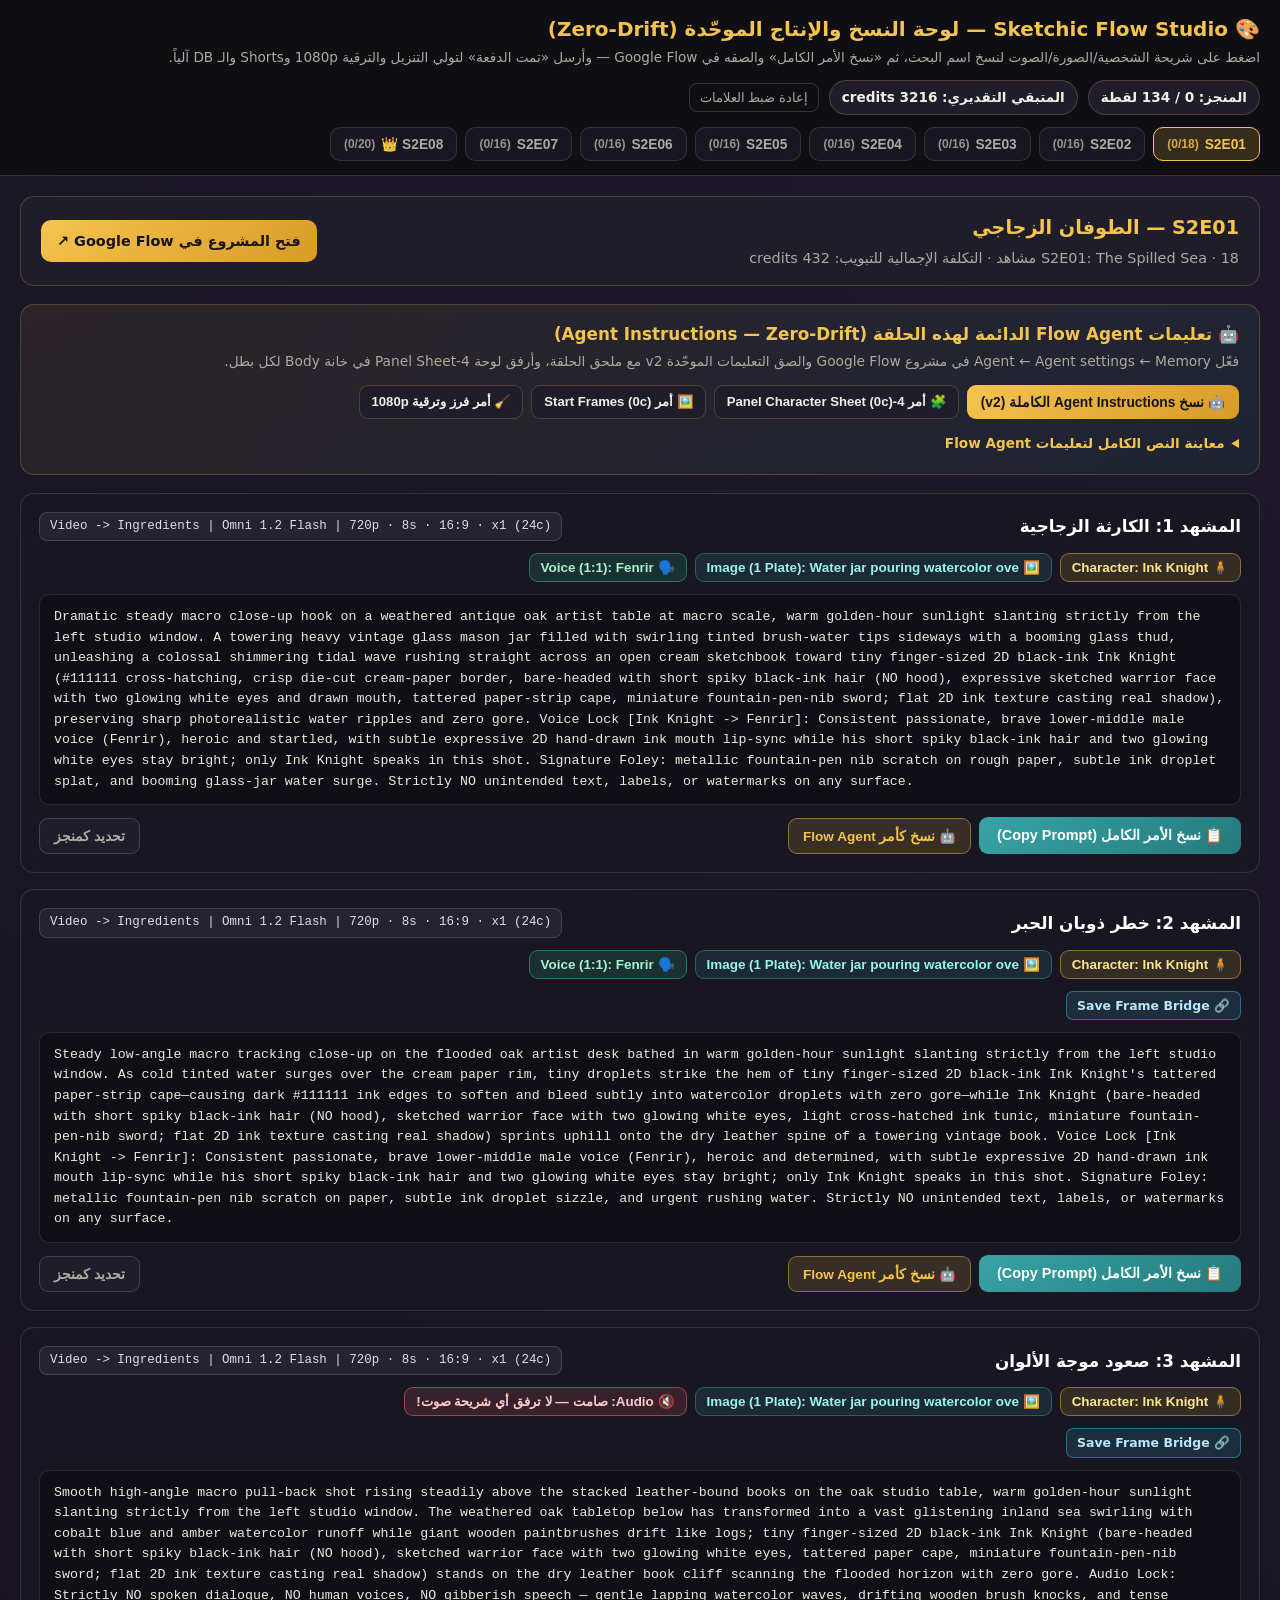
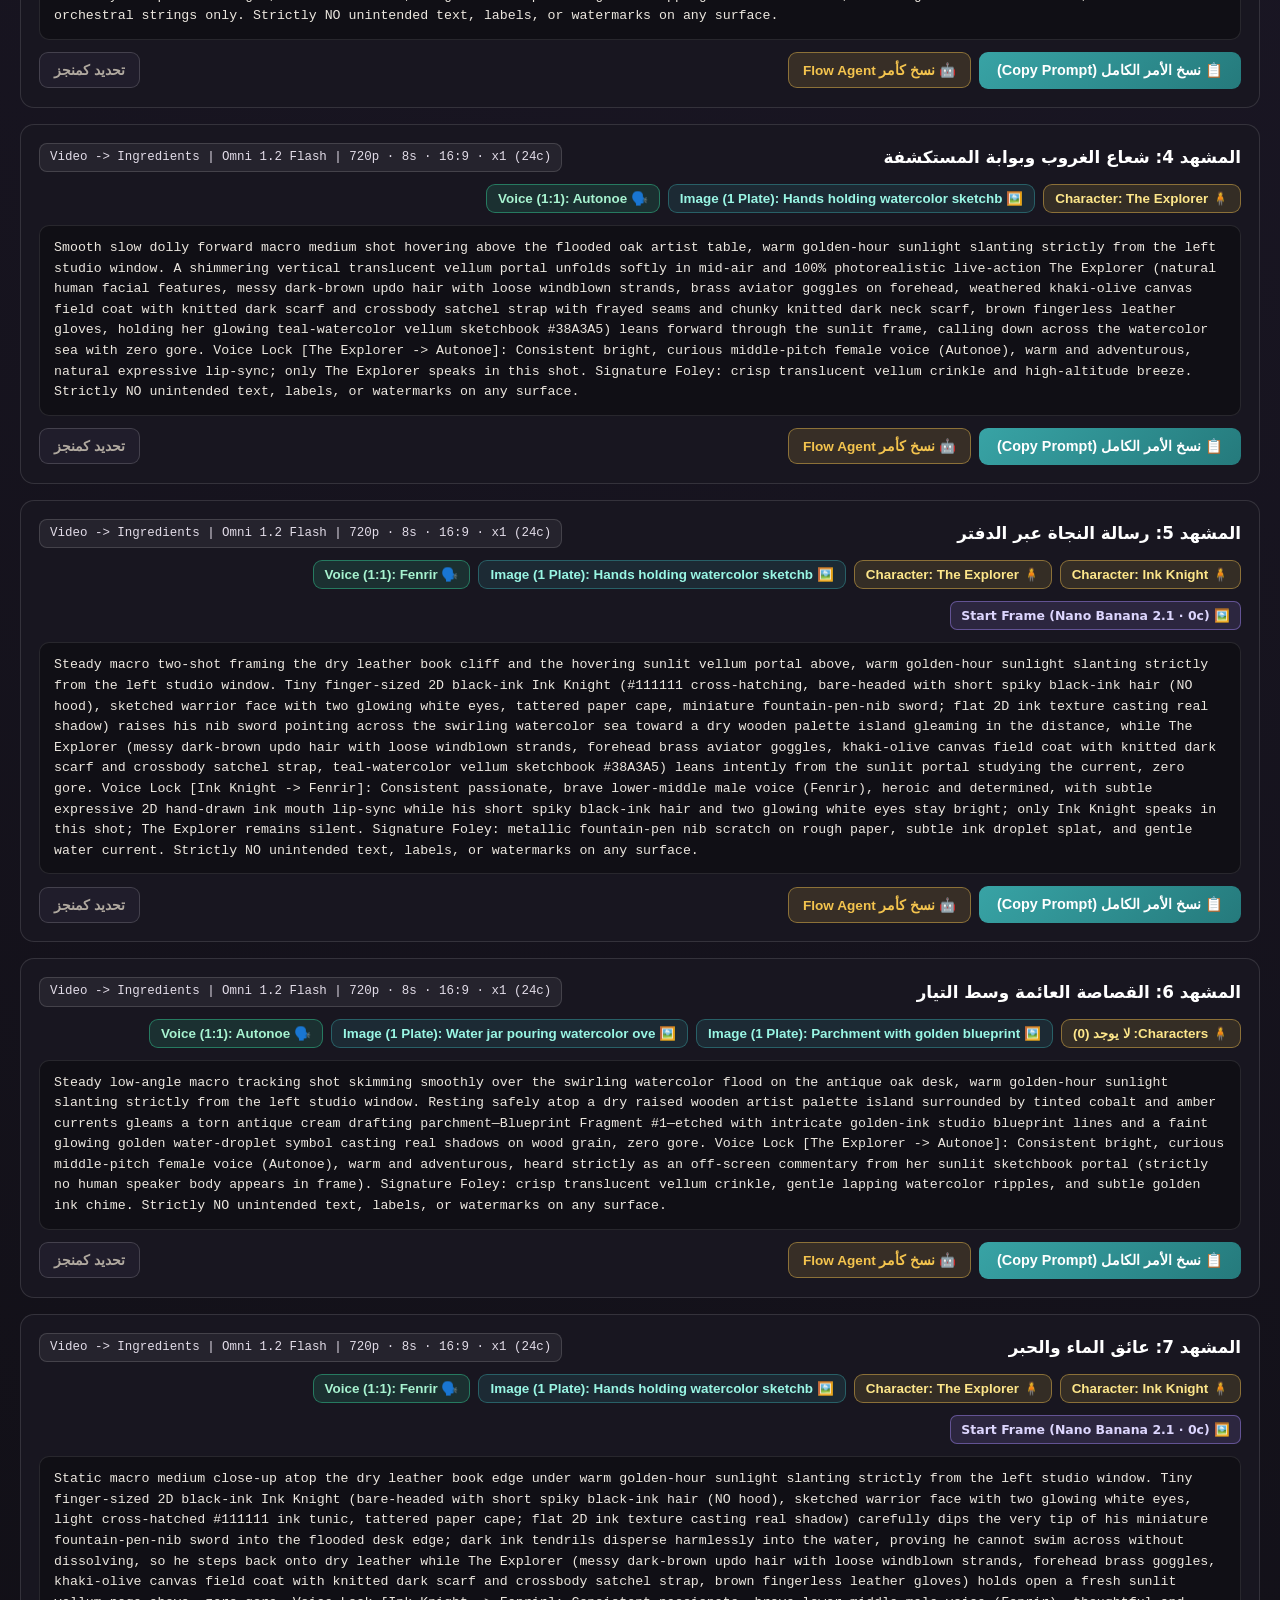
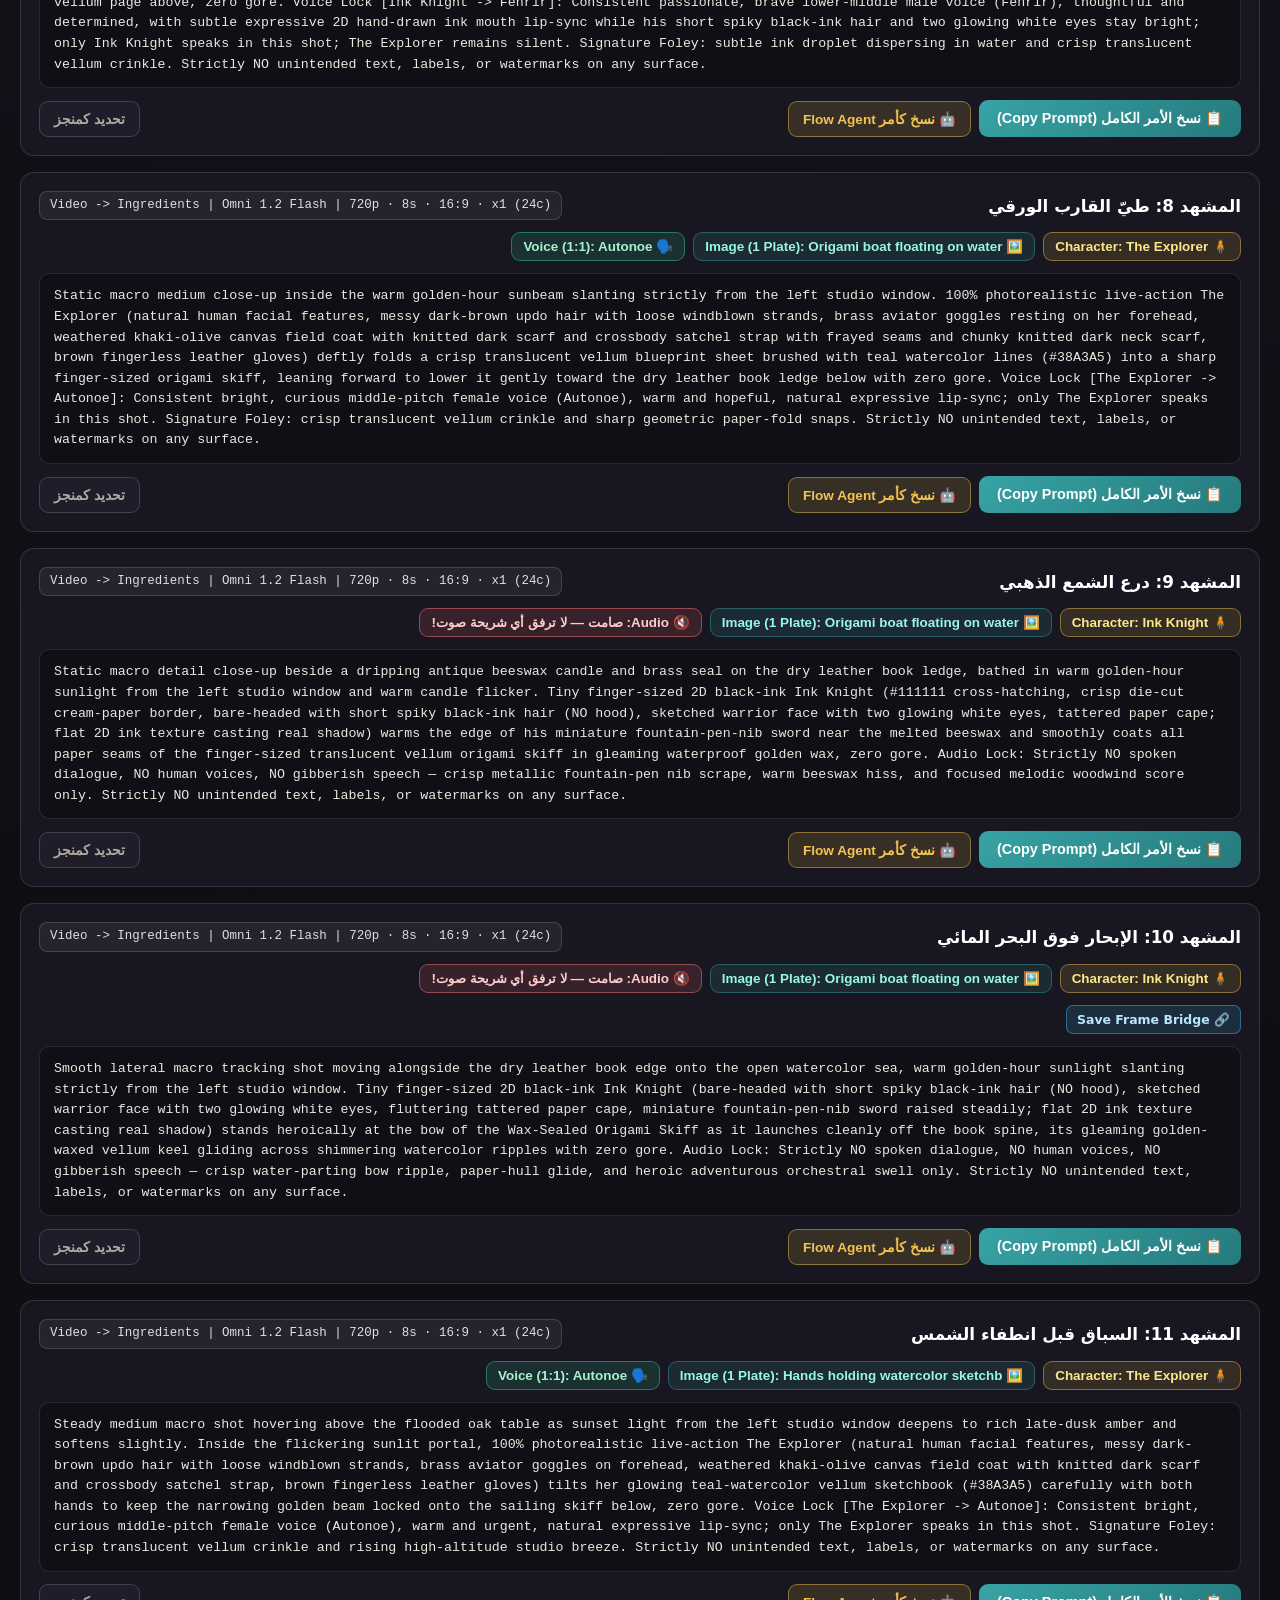
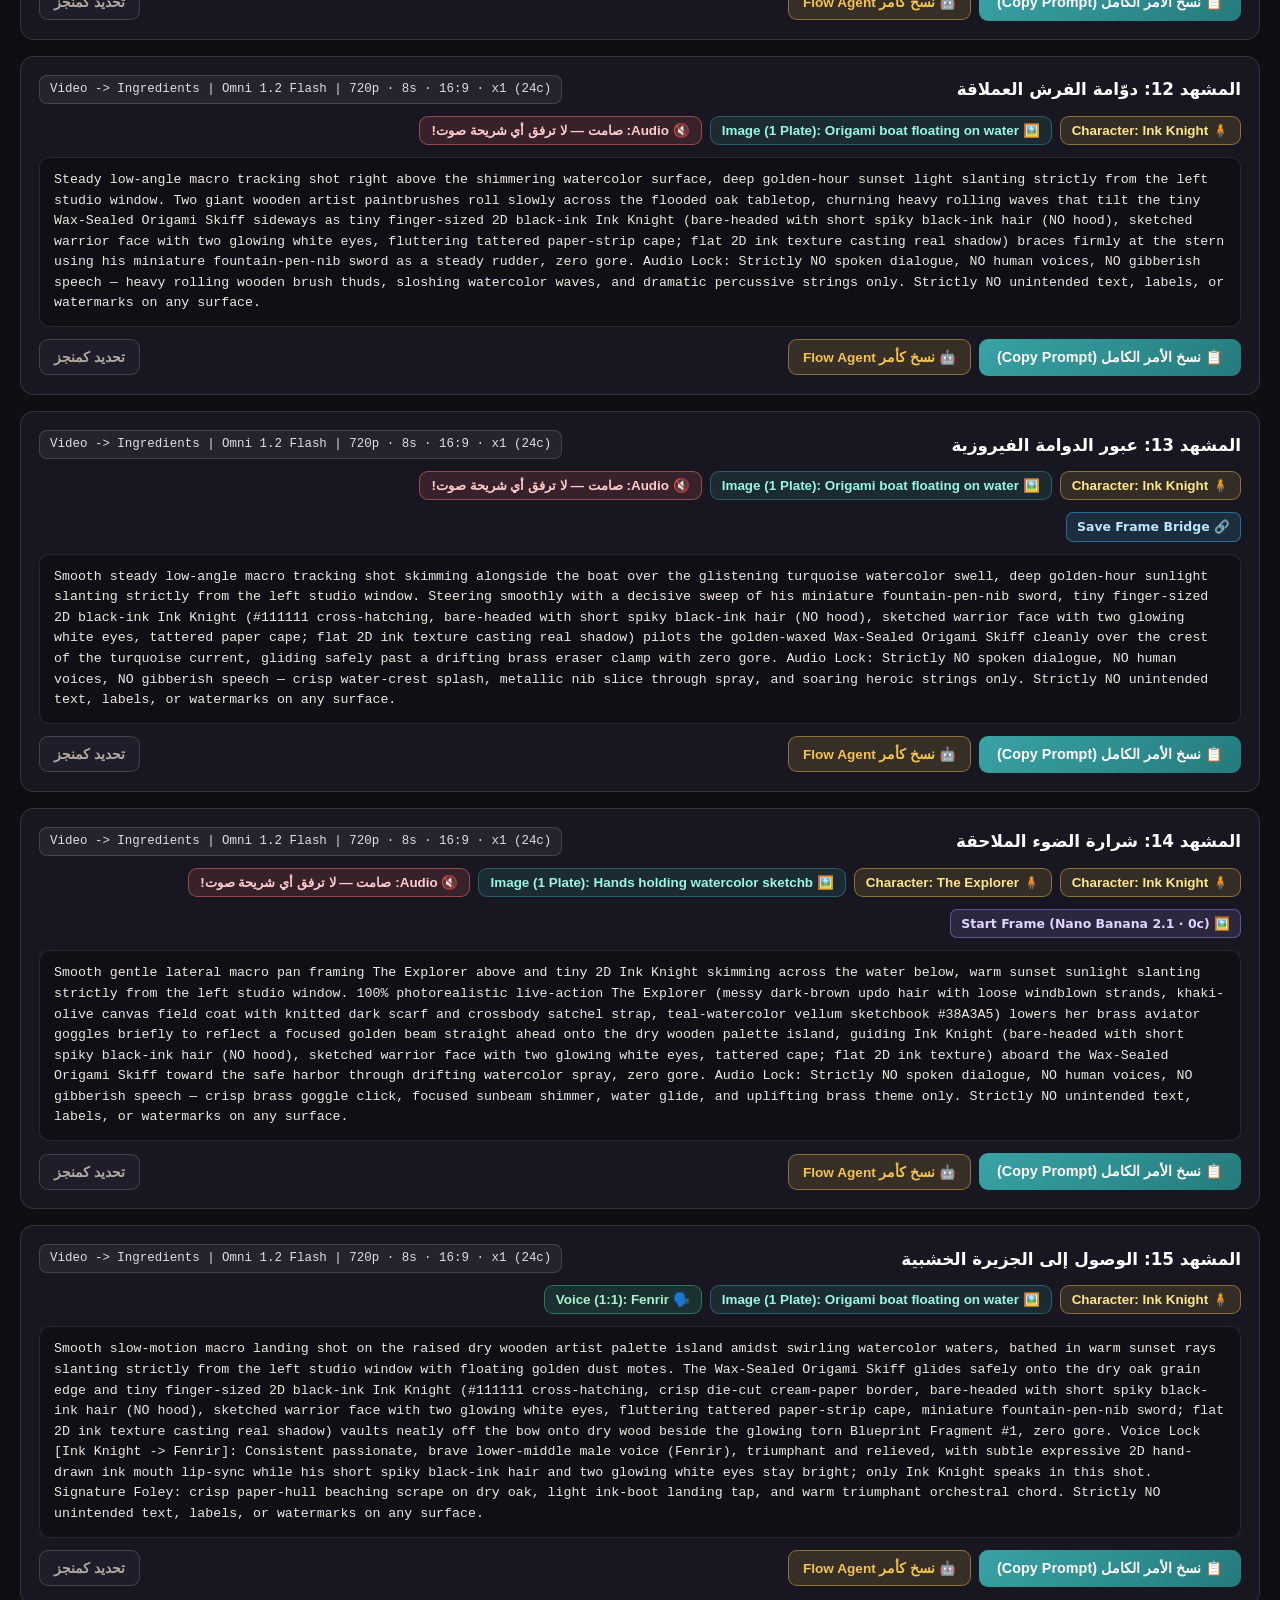
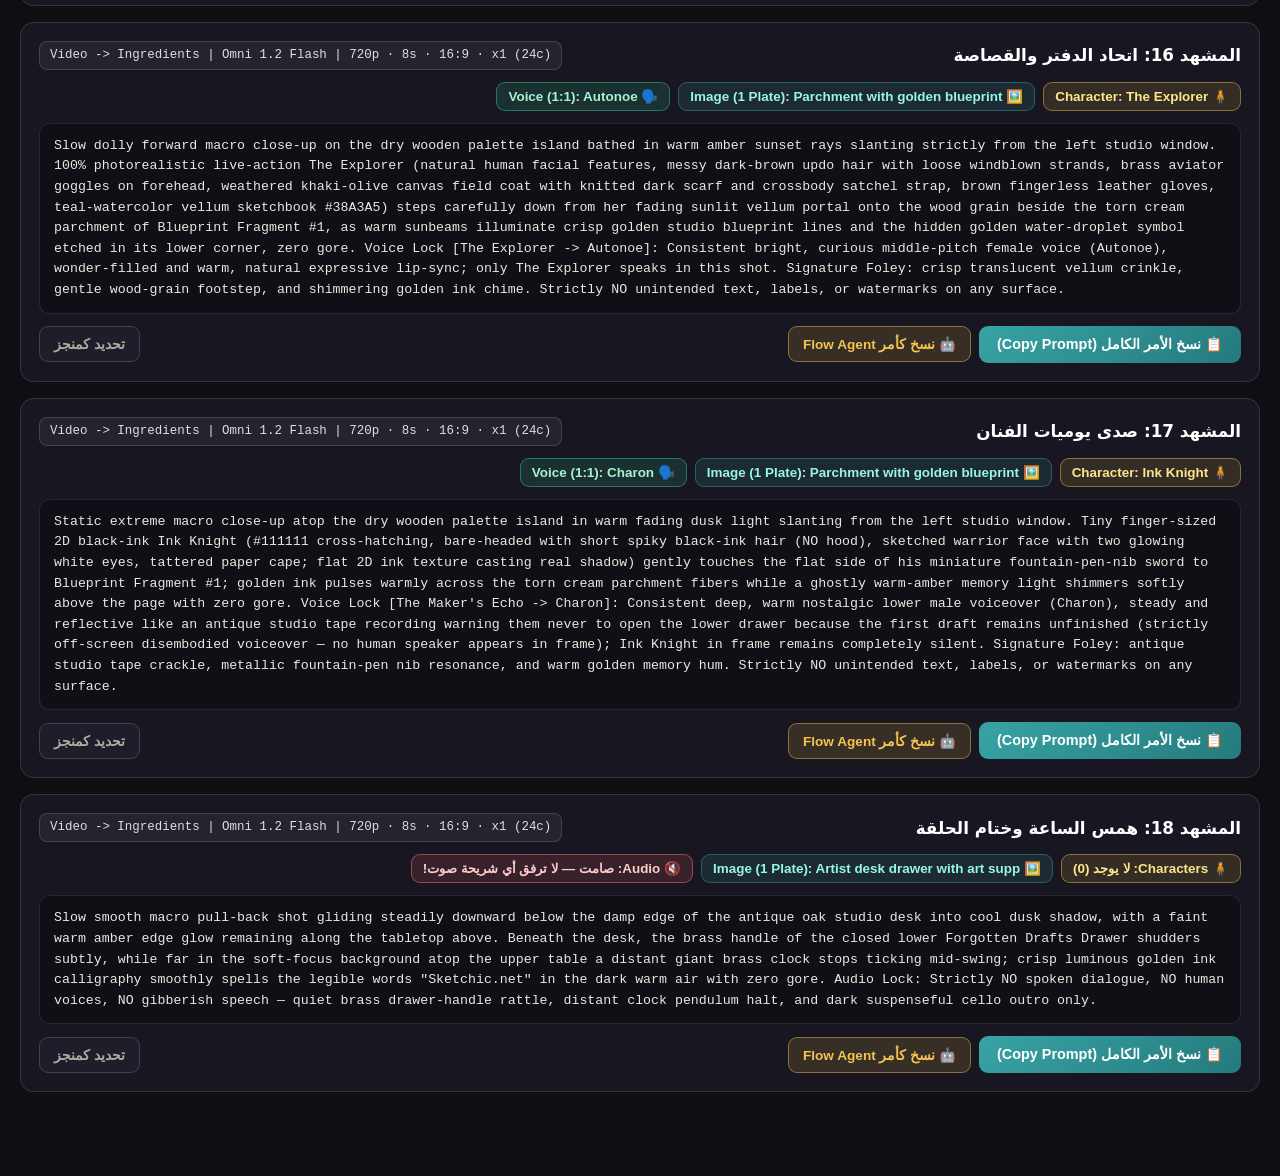
<file: flow-studio/index.html>
<!DOCTYPE html>
<html lang="ar" dir="rtl">
<head>
<meta charset="UTF-8">
<meta name="viewport" content="width=device-width, initial-scale=1.0">
<title>Sketchic Flow Studio — لوحة النسخ والإنتاج الموحّدة</title>
<style>
  :root {
    --bg: #0f0e13;
    --card: #181620;
    --card2: #201d2b;
    --border: rgba(244, 196, 78, 0.22);
    --gold: #f4c44e;
    --teal: #38a3a5;
    --emerald: #34d399;
    --crimson: #f87171;
    --text: #f3efe6;
    --muted: #b0a99f;
  }
  * { box-sizing: border-box; }
  body {
    margin: 0; font-family: system-ui, -apple-system, 'Segoe UI', Tahoma, sans-serif;
    background: radial-gradient(circle at top right, #1f1a2c 0%, var(--bg) 55%);
    color: var(--text); line-height: 1.55; padding-bottom: 64px;
  }
  header {
    position: sticky; top: 0; z-index: 40;
    background: rgba(15, 14, 19, 0.94); backdrop-filter: blur(12px);
    border-bottom: 1px solid var(--border); padding: 14px 20px;
  }
  .top-row {
    max-width: 1320px; margin: 0 auto; display: flex; flex-wrap: wrap;
    align-items: center; justify-content: space-between; gap: 12px;
  }
  .brand h1 { margin: 0; font-size: 1.25rem; color: var(--gold); }
  .brand p { margin: 2px 0 0; font-size: 0.85rem; color: var(--muted); }
  .stats { display: flex; flex-wrap: wrap; gap: 10px; align-items: center; }
  .stat-pill {
    background: var(--card2); border: 1px solid var(--border);
    padding: 6px 12px; border-radius: 999px; font-size: 0.85rem; font-weight: 600;
  }
  .btn-reset {
    background: transparent; color: var(--muted); border: 1px solid rgba(255,255,255,0.16);
    border-radius: 8px; padding: 6px 10px; cursor: pointer; font-size: 0.8rem;
  }
  .btn-reset:hover { color: var(--text); border-color: var(--gold); }
  .tabs-wrap {
    max-width: 1320px; margin: 12px auto 0; display: flex; flex-wrap: wrap; gap: 8px;
  }
  .tab-btn {
    background: var(--card); color: var(--muted); border: 1px solid rgba(255,255,255,0.12);
    border-radius: 10px; padding: 8px 13px; cursor: pointer; font-size: 0.86rem; font-weight: 600;
    display: inline-flex; align-items: center; gap: 6px; transition: 0.15s ease;
  }
  .tab-btn:hover { border-color: var(--gold); color: var(--text); }
  .tab-btn.active { background: rgba(244, 196, 78, 0.16); border-color: var(--gold); color: var(--gold); }
  .tab-count { font-size: 0.75rem; opacity: 0.85; }
  main { max-width: 1320px; margin: 20px auto; padding: 0 20px; }
  .ep-banner {
    background: var(--card2); border: 1px solid var(--border); border-radius: 14px;
    padding: 16px 20px; margin-bottom: 18px; display: flex; flex-wrap: wrap;
    align-items: center; justify-content: space-between; gap: 12px;
  }
  .ep-banner h2 { margin: 0 0 4px; font-size: 1.2rem; color: var(--gold); }
  .ep-banner .sub { color: var(--muted); font-size: 0.9rem; }
  .flow-link {
    background: linear-gradient(135deg, #f4c44e, #d99b26); color: #16131c;
    text-decoration: none; font-weight: 700; padding: 10px 16px; border-radius: 10px;
    font-size: 0.9rem; display: inline-flex; align-items: center; gap: 6px;
  }
  .grid { display: grid; grid-template-columns: 1fr; gap: 16px; }
  .scene-card {
    background: var(--card); border: 1px solid rgba(255,255,255,0.12);
    border-radius: 14px; padding: 18px; transition: 0.15s ease;
  }
  .scene-card.done { border-color: rgba(52, 211, 153, 0.55); background: #151c1b; }
  .card-head {
    display: flex; flex-wrap: wrap; align-items: center; justify-content: space-between; gap: 10px;
    margin-bottom: 12px;
  }
  .scene-title { font-size: 1.05rem; font-weight: 700; color: #fff; }
  .mode-badge {
    font-family: ui-monospace, Consolas, monospace; font-size: 0.78rem; dir: ltr;
    background: rgba(255,255,255,0.06); border: 1px solid rgba(255,255,255,0.14);
    padding: 4px 10px; border-radius: 8px; color: #e2dce8;
  }
  .mode-badge.veo { border-color: rgba(244, 196, 78, 0.5); color: var(--gold); }
  .chips-row { display: flex; flex-wrap: wrap; gap: 8px; margin-bottom: 12px; }
  .chip {
    display: inline-flex; align-items: center; gap: 6px; padding: 6px 11px;
    border-radius: 9px; font-size: 0.84rem; font-weight: 600; cursor: pointer; border: 1px solid transparent;
  }
  .chip-char { background: rgba(244, 196, 78, 0.13); border-color: rgba(244, 196, 78, 0.45); color: #fde68a; }
  .chip-img  { background: rgba(56, 163, 165, 0.15); border-color: rgba(56, 163, 165, 0.45); color: #99f6e4; }
  .chip-voice{ background: rgba(52, 211, 153, 0.14); border-color: rgba(52, 211, 153, 0.45); color: #a7f3d0; }
  .chip-silent{ background: rgba(248, 113, 113, 0.14); border-color: rgba(248, 113, 113, 0.5); color: #fecaca; cursor: default; }
  .chip-copy-hint { font-size: 0.72rem; opacity: 0.7; }
  .workflow-row { display: flex; flex-wrap: wrap; gap: 7px; margin-bottom: 12px; }
  .wf-badge {
    display: inline-flex; align-items: center; gap: 5px; padding: 4px 10px;
    border-radius: 7px; font-size: 0.78rem; font-weight: 700; border: 1px solid transparent;
  }
  .wf-startframe { background: rgba(167, 139, 250, 0.14); border-color: rgba(167, 139, 250, 0.45); color: #ddd6fe; }
  .wf-mux { background: rgba(251, 146, 60, 0.16); border-color: rgba(251, 146, 60, 0.5); color: #fed7aa; }
  .wf-bridge { background: rgba(56, 189, 248, 0.14); border-color: rgba(56, 189, 248, 0.45); color: #bae6fd; }
  .wf-lite { background: rgba(52, 211, 153, 0.12); border-color: rgba(52, 211, 153, 0.45); color: #a7f3d0; }
  .prompt-box {
    direction: ltr; text-align: left; font-family: ui-monospace, Consolas, monospace;
    font-size: 0.83rem; background: #100f15; border: 1px solid rgba(255,255,255,0.1);
    border-radius: 10px; padding: 12px 14px; color: #ece7df; white-space: pre-wrap; word-break: break-word;
    margin-bottom: 12px;
  }
  .actions { display: flex; flex-wrap: wrap; gap: 10px; align-items: center; justify-content: space-between; }
  .btn-copy {
    background: linear-gradient(135deg, #38a3a5, #257a7c); color: #fff;
    border: none; border-radius: 9px; padding: 10px 18px; font-size: 0.9rem; font-weight: 700;
    cursor: pointer; display: inline-flex; align-items: center; gap: 8px;
  }
  .btn-copy:hover { filter: brightness(1.1); }
  .btn-done {
    background: var(--card2); color: var(--muted); border: 1px solid rgba(255,255,255,0.16);
    border-radius: 9px; padding: 9px 14px; font-size: 0.85rem; font-weight: 600; cursor: pointer;
  }
  .scene-card.done .btn-done {
    background: rgba(52, 211, 153, 0.18); border-color: var(--emerald); color: var(--emerald);
  }
  .toast {
    position: fixed; bottom: 20px; left: 20px; background: var(--gold); color: #16131c;
    font-weight: 700; padding: 10px 16px; border-radius: 10px; box-shadow: 0 8px 24px rgba(0,0,0,0.5);
    opacity: 0; pointer-events: none; transition: 0.2s ease; z-index: 60;
  }
  .toast.show { opacity: 1; }
  .agent-panel {
    background: linear-gradient(135deg, rgba(244, 196, 78, 0.08), rgba(56, 163, 165, 0.08));
    border: 1px solid var(--border); border-radius: 14px;
    padding: 16px 20px; margin-bottom: 18px;
  }
  .agent-head {
    display: flex; flex-wrap: wrap; align-items: center; justify-content: space-between;
    gap: 12px; margin-bottom: 10px;
  }
  .agent-title h3 { margin: 0 0 4px; font-size: 1.05rem; color: var(--gold); }
  .agent-title p { margin: 0; font-size: 0.86rem; color: var(--muted); }
  .agent-btns { display: flex; flex-wrap: wrap; gap: 8px; }
  .btn-agent {
    background: linear-gradient(135deg, #f4c44e, #d99b26); color: #16131c;
    border: none; border-radius: 9px; padding: 9px 14px; font-size: 0.86rem; font-weight: 700;
    cursor: pointer; display: inline-flex; align-items: center; gap: 6px;
  }
  .btn-agent:hover { filter: brightness(1.08); }
  .btn-agent-sub {
    background: var(--card2); color: var(--text); border: 1px solid var(--border);
    border-radius: 9px; padding: 8px 12px; font-size: 0.82rem; font-weight: 600;
    cursor: pointer; display: inline-flex; align-items: center; gap: 6px;
  }
  .btn-agent-sub:hover { border-color: var(--teal); color: #99f6e4; }
  .agent-details { margin-top: 8px; }
  .agent-details summary {
    cursor: pointer; color: var(--gold); font-size: 0.85rem; font-weight: 600;
    user-select: none; padding: 4px 0;
  }
  .agent-details .prompt-box { margin-top: 10px; margin-bottom: 0; max-height: 320px; overflow-y: auto; }
  .actions-group { display: flex; flex-wrap: wrap; gap: 8px; align-items: center; }
  .btn-agent-scene {
    background: rgba(244, 196, 78, 0.14); color: var(--gold);
    border: 1px solid rgba(244, 196, 78, 0.45); border-radius: 9px;
    padding: 9px 14px; font-size: 0.85rem; font-weight: 700; cursor: pointer;
    display: inline-flex; align-items: center; gap: 6px;
  }
  .btn-agent-scene:hover { background: rgba(244, 196, 78, 0.24); }
</style>
</head>
<body>
<header>
  <div class="top-row">
    <div class="brand">
      <h1>🎨 Sketchic Flow Studio — لوحة النسخ والإنتاج الموحّدة (Zero-Drift)</h1>
      <p>اضغط على شريحة الشخصية/الصورة/الصوت لنسخ اسم البحث، ثم «نسخ الأمر الكامل» والصقه في Google Flow — وأرسل «تمت الدفعة» لتولي التنزيل والترقية 1080p وShorts والـ DB آلياً.</p>
    </div>
    <div class="stats">
      <span class="stat-pill" id="globalProgress">المنجز: 0 / 0</span>
      <span class="stat-pill" id="totalCostBadge">التكلفة المتوقعة: 0c</span>
      <button class="btn-reset" id="resetDoneBtn" type="button">إعادة ضبط العلامات</button>
    </div>
  </div>
  <div class="tabs-wrap" id="tabsBar"></div>
</header>
<main id="boardMain"></main>
<div class="toast" id="toast">تم النسخ!</div>

<script id="prompt-board-data" type="application/json">[
    {
        "id":  "s2e01",
        "badge":  "S2E01",
        "titleAr":  "الطوفان الزجاجي",
        "titleEn":  "S2E01: The Spilled Sea",
        "projectUrl":  "https://flow.google.com/project/690200b8-e8b1-4951-bfa5-bdd932b249f3",
        "scenes":  [
                       {
                           "key":  "s2e01-s1",
                           "num":  1,
                           "title":  "الكارثة الزجاجية",
                           "projectUrl":  "https://flow.google.com/project/690200b8-e8b1-4951-bfa5-bdd932b249f3",
                           "mode":  "Video -\u003e Ingredients | Omni 1.2 Flash | 720p · 8s · 16:9 · x1 (24c)",
                           "useVeo":  false,
                           "credits":  24,
                           "characters":  [
                                              "Ink Knight"
                                          ],
                           "images":  [
                                          "Water jar pouring watercolor ove"
                                      ],
                           "voice":  "Fenrir",
                           "prompt":  "Dramatic steady macro close-up hook on a weathered antique oak artist table at macro scale, warm golden-hour sunlight slanting strictly from the left studio window. A towering heavy vintage glass mason jar filled with swirling tinted brush-water tips sideways with a booming glass thud, unleashing a colossal shimmering tidal wave rushing straight across an open cream sketchbook toward tiny finger-sized 2D black-ink Ink Knight (#111111 cross-hatching, crisp die-cut cream-paper border, bare-headed with short spiky black-ink hair (NO hood), expressive sketched warrior face with two glowing white eyes and drawn mouth, tattered paper-strip cape, miniature fountain-pen-nib sword; flat 2D ink texture casting real shadow), preserving sharp photorealistic water ripples and zero gore. Voice Lock [Ink Knight -\u003e Fenrir]: Consistent passionate, brave lower-middle male voice (Fenrir), heroic and startled, with subtle expressive 2D hand-drawn ink mouth lip-sync while his short spiky black-ink hair and two glowing white eyes stay bright; only Ink Knight speaks in this shot. Signature Foley: metallic fountain-pen nib scratch on rough paper, subtle ink droplet splat, and booming glass-jar water surge. Strictly NO unintended text, labels, or watermarks on any surface.",
                           "needsStartFrame":  false,
                           "maskedVoiceMux":  false,
                           "hasLastFrameBridge":  false,
                           "liteEligible":  false
                       },
                       {
                           "key":  "s2e01-s2",
                           "num":  2,
                           "title":  "خطر ذوبان الحبر",
                           "projectUrl":  "https://flow.google.com/project/690200b8-e8b1-4951-bfa5-bdd932b249f3",
                           "mode":  "Video -\u003e Ingredients | Omni 1.2 Flash | 720p · 8s · 16:9 · x1 (24c)",
                           "useVeo":  false,
                           "credits":  24,
                           "characters":  [
                                              "Ink Knight"
                                          ],
                           "images":  [
                                          "Water jar pouring watercolor ove"
                                      ],
                           "voice":  "Fenrir",
                           "prompt":  "Steady low-angle macro tracking close-up on the flooded oak artist desk bathed in warm golden-hour sunlight slanting strictly from the left studio window. As cold tinted water surges over the cream paper rim, tiny droplets strike the hem of tiny finger-sized 2D black-ink Ink Knight\u0027s tattered paper-strip cape—causing dark #111111 ink edges to soften and bleed subtly into watercolor droplets with zero gore—while Ink Knight (bare-headed with short spiky black-ink hair (NO hood), sketched warrior face with two glowing white eyes, light cross-hatched ink tunic, miniature fountain-pen-nib sword; flat 2D ink texture casting real shadow) sprints uphill onto the dry leather spine of a towering vintage book. Voice Lock [Ink Knight -\u003e Fenrir]: Consistent passionate, brave lower-middle male voice (Fenrir), heroic and determined, with subtle expressive 2D hand-drawn ink mouth lip-sync while his short spiky black-ink hair and two glowing white eyes stay bright; only Ink Knight speaks in this shot. Signature Foley: metallic fountain-pen nib scratch on paper, subtle ink droplet sizzle, and urgent rushing water. Strictly NO unintended text, labels, or watermarks on any surface.",
                           "needsStartFrame":  false,
                           "maskedVoiceMux":  false,
                           "hasLastFrameBridge":  true,
                           "liteEligible":  false
                       },
                       {
                           "key":  "s2e01-s3",
                           "num":  3,
                           "title":  "صعود موجة الألوان",
                           "projectUrl":  "https://flow.google.com/project/690200b8-e8b1-4951-bfa5-bdd932b249f3",
                           "mode":  "Video -\u003e Ingredients | Omni 1.2 Flash | 720p · 8s · 16:9 · x1 (24c)",
                           "useVeo":  false,
                           "credits":  24,
                           "characters":  [
                                              "Ink Knight"
                                          ],
                           "images":  [
                                          "Water jar pouring watercolor ove"
                                      ],
                           "voice":  "SILENT",
                           "prompt":  "Smooth high-angle macro pull-back shot rising steadily above the stacked leather-bound books on the oak studio table, warm golden-hour sunlight slanting strictly from the left studio window. The weathered oak tabletop below has transformed into a vast glistening inland sea swirling with cobalt blue and amber watercolor runoff while giant wooden paintbrushes drift like logs; tiny finger-sized 2D black-ink Ink Knight (bare-headed with short spiky black-ink hair (NO hood), sketched warrior face with two glowing white eyes, tattered paper cape, miniature fountain-pen-nib sword; flat 2D ink texture casting real shadow) stands on the dry leather book cliff scanning the flooded horizon with zero gore. Audio Lock: Strictly NO spoken dialogue, NO human voices, NO gibberish speech — gentle lapping watercolor waves, drifting wooden brush knocks, and tense orchestral strings only. Strictly NO unintended text, labels, or watermarks on any surface.",
                           "needsStartFrame":  false,
                           "maskedVoiceMux":  false,
                           "hasLastFrameBridge":  true,
                           "liteEligible":  false
                       },
                       {
                           "key":  "s2e01-s4",
                           "num":  4,
                           "title":  "شعاع الغروب وبوابة المستكشفة",
                           "projectUrl":  "https://flow.google.com/project/690200b8-e8b1-4951-bfa5-bdd932b249f3",
                           "mode":  "Video -\u003e Ingredients | Omni 1.2 Flash | 720p · 8s · 16:9 · x1 (24c)",
                           "useVeo":  false,
                           "credits":  24,
                           "characters":  [
                                              "The Explorer"
                                          ],
                           "images":  [
                                          "Hands holding watercolor sketchb"
                                      ],
                           "voice":  "Autonoe",
                           "prompt":  "Smooth slow dolly forward macro medium shot hovering above the flooded oak artist table, warm golden-hour sunlight slanting strictly from the left studio window. A shimmering vertical translucent vellum portal unfolds softly in mid-air and 100% photorealistic live-action The Explorer (natural human facial features, messy dark-brown updo hair with loose windblown strands, brass aviator goggles on forehead, weathered khaki-olive canvas field coat with knitted dark scarf and crossbody satchel strap with frayed seams and chunky knitted dark neck scarf, brown fingerless leather gloves, holding her glowing teal-watercolor vellum sketchbook #38A3A5) leans forward through the sunlit frame, calling down across the watercolor sea with zero gore. Voice Lock [The Explorer -\u003e Autonoe]: Consistent bright, curious middle-pitch female voice (Autonoe), warm and adventurous, natural expressive lip-sync; only The Explorer speaks in this shot. Signature Foley: crisp translucent vellum crinkle and high-altitude breeze. Strictly NO unintended text, labels, or watermarks on any surface.",
                           "needsStartFrame":  false,
                           "maskedVoiceMux":  false,
                           "hasLastFrameBridge":  false,
                           "liteEligible":  false
                       },
                       {
                           "key":  "s2e01-s5",
                           "num":  5,
                           "title":  "رسالة النجاة عبر الدفتر",
                           "projectUrl":  "https://flow.google.com/project/690200b8-e8b1-4951-bfa5-bdd932b249f3",
                           "mode":  "Video -\u003e Ingredients | Omni 1.2 Flash | 720p · 8s · 16:9 · x1 (24c)",
                           "useVeo":  false,
                           "credits":  24,
                           "characters":  [
                                              "Ink Knight",
                                              "The Explorer"
                                          ],
                           "images":  [
                                          "Hands holding watercolor sketchb"
                                      ],
                           "voice":  "Fenrir",
                           "prompt":  "Steady macro two-shot framing the dry leather book cliff and the hovering sunlit vellum portal above, warm golden-hour sunlight slanting strictly from the left studio window. Tiny finger-sized 2D black-ink Ink Knight (#111111 cross-hatching, bare-headed with short spiky black-ink hair (NO hood), sketched warrior face with two glowing white eyes, tattered paper cape, miniature fountain-pen-nib sword; flat 2D ink texture casting real shadow) raises his nib sword pointing across the swirling watercolor sea toward a dry wooden palette island gleaming in the distance, while The Explorer (messy dark-brown updo hair with loose windblown strands, forehead brass aviator goggles, khaki-olive canvas field coat with knitted dark scarf and crossbody satchel strap, teal-watercolor vellum sketchbook #38A3A5) leans intently from the sunlit portal studying the current, zero gore. Voice Lock [Ink Knight -\u003e Fenrir]: Consistent passionate, brave lower-middle male voice (Fenrir), heroic and determined, with subtle expressive 2D hand-drawn ink mouth lip-sync while his short spiky black-ink hair and two glowing white eyes stay bright; only Ink Knight speaks in this shot; The Explorer remains silent. Signature Foley: metallic fountain-pen nib scratch on rough paper, subtle ink droplet splat, and gentle water current. Strictly NO unintended text, labels, or watermarks on any surface.",
                           "needsStartFrame":  true,
                           "maskedVoiceMux":  false,
                           "hasLastFrameBridge":  false,
                           "liteEligible":  false
                       },
                       {
                           "key":  "s2e01-s6",
                           "num":  6,
                           "title":  "القصاصة العائمة وسط التيار",
                           "projectUrl":  "https://flow.google.com/project/690200b8-e8b1-4951-bfa5-bdd932b249f3",
                           "mode":  "Video -\u003e Ingredients | Omni 1.2 Flash | 720p · 8s · 16:9 · x1 (24c)",
                           "useVeo":  false,
                           "credits":  24,
                           "characters":  [

                                          ],
                           "images":  [
                                          "Parchment with golden blueprint",
                                          "Water jar pouring watercolor ove"
                                      ],
                           "voice":  "Autonoe",
                           "prompt":  "Steady low-angle macro tracking shot skimming smoothly over the swirling watercolor flood on the antique oak desk, warm golden-hour sunlight slanting strictly from the left studio window. Resting safely atop a dry raised wooden artist palette island surrounded by tinted cobalt and amber currents gleams a torn antique cream drafting parchment—Blueprint Fragment #1—etched with intricate golden-ink studio blueprint lines and a faint glowing golden water-droplet symbol casting real shadows on wood grain, zero gore. Voice Lock [The Explorer -\u003e Autonoe]: Consistent bright, curious middle-pitch female voice (Autonoe), warm and adventurous, heard strictly as an off-screen commentary from her sunlit sketchbook portal (strictly no human speaker body appears in frame). Signature Foley: crisp translucent vellum crinkle, gentle lapping watercolor ripples, and subtle golden ink chime. Strictly NO unintended text, labels, or watermarks on any surface.",
                           "needsStartFrame":  false,
                           "maskedVoiceMux":  false,
                           "hasLastFrameBridge":  false,
                           "liteEligible":  false
                       },
                       {
                           "key":  "s2e01-s7",
                           "num":  7,
                           "title":  "عائق الماء والحبر",
                           "projectUrl":  "https://flow.google.com/project/690200b8-e8b1-4951-bfa5-bdd932b249f3",
                           "mode":  "Video -\u003e Ingredients | Omni 1.2 Flash | 720p · 8s · 16:9 · x1 (24c)",
                           "useVeo":  false,
                           "credits":  24,
                           "characters":  [
                                              "Ink Knight",
                                              "The Explorer"
                                          ],
                           "images":  [
                                          "Hands holding watercolor sketchb"
                                      ],
                           "voice":  "Fenrir",
                           "prompt":  "Static macro medium close-up atop the dry leather book edge under warm golden-hour sunlight slanting strictly from the left studio window. Tiny finger-sized 2D black-ink Ink Knight (bare-headed with short spiky black-ink hair (NO hood), sketched warrior face with two glowing white eyes, light cross-hatched #111111 ink tunic, tattered paper cape; flat 2D ink texture casting real shadow) carefully dips the very tip of his miniature fountain-pen-nib sword into the flooded desk edge; dark ink tendrils disperse harmlessly into the water, proving he cannot swim across without dissolving, so he steps back onto dry leather while The Explorer (messy dark-brown updo hair with loose windblown strands, forehead brass goggles, khaki-olive canvas field coat with knitted dark scarf and crossbody satchel strap, brown fingerless leather gloves) holds open a fresh sunlit vellum page above, zero gore. Voice Lock [Ink Knight -\u003e Fenrir]: Consistent passionate, brave lower-middle male voice (Fenrir), thoughtful and determined, with subtle expressive 2D hand-drawn ink mouth lip-sync while his short spiky black-ink hair and two glowing white eyes stay bright; only Ink Knight speaks in this shot; The Explorer remains silent. Signature Foley: subtle ink droplet dispersing in water and crisp translucent vellum crinkle. Strictly NO unintended text, labels, or watermarks on any surface.",
                           "needsStartFrame":  true,
                           "maskedVoiceMux":  false,
                           "hasLastFrameBridge":  false,
                           "liteEligible":  false
                       },
                       {
                           "key":  "s2e01-s8",
                           "num":  8,
                           "title":  "طيّ القارب الورقي",
                           "projectUrl":  "https://flow.google.com/project/690200b8-e8b1-4951-bfa5-bdd932b249f3",
                           "mode":  "Video -\u003e Ingredients | Omni 1.2 Flash | 720p · 8s · 16:9 · x1 (24c)",
                           "useVeo":  false,
                           "credits":  24,
                           "characters":  [
                                              "The Explorer"
                                          ],
                           "images":  [
                                          "Origami boat floating on water"
                                      ],
                           "voice":  "Autonoe",
                           "prompt":  "Static macro medium close-up inside the warm golden-hour sunbeam slanting strictly from the left studio window. 100% photorealistic live-action The Explorer (natural human facial features, messy dark-brown updo hair with loose windblown strands, brass aviator goggles resting on her forehead, weathered khaki-olive canvas field coat with knitted dark scarf and crossbody satchel strap with frayed seams and chunky knitted dark neck scarf, brown fingerless leather gloves) deftly folds a crisp translucent vellum blueprint sheet brushed with teal watercolor lines (#38A3A5) into a sharp finger-sized origami skiff, leaning forward to lower it gently toward the dry leather book ledge below with zero gore. Voice Lock [The Explorer -\u003e Autonoe]: Consistent bright, curious middle-pitch female voice (Autonoe), warm and hopeful, natural expressive lip-sync; only The Explorer speaks in this shot. Signature Foley: crisp translucent vellum crinkle and sharp geometric paper-fold snaps. Strictly NO unintended text, labels, or watermarks on any surface.",
                           "needsStartFrame":  false,
                           "maskedVoiceMux":  false,
                           "hasLastFrameBridge":  false,
                           "liteEligible":  false
                       },
                       {
                           "key":  "s2e01-s9",
                           "num":  9,
                           "title":  "درع الشمع الذهبي",
                           "projectUrl":  "https://flow.google.com/project/690200b8-e8b1-4951-bfa5-bdd932b249f3",
                           "mode":  "Video -\u003e Ingredients | Omni 1.2 Flash | 720p · 8s · 16:9 · x1 (24c)",
                           "useVeo":  false,
                           "credits":  24,
                           "characters":  [
                                              "Ink Knight"
                                          ],
                           "images":  [
                                          "Origami boat floating on water"
                                      ],
                           "voice":  "SILENT",
                           "prompt":  "Static macro detail close-up beside a dripping antique beeswax candle and brass seal on the dry leather book ledge, bathed in warm golden-hour sunlight from the left studio window and warm candle flicker. Tiny finger-sized 2D black-ink Ink Knight (#111111 cross-hatching, crisp die-cut cream-paper border, bare-headed with short spiky black-ink hair (NO hood), sketched warrior face with two glowing white eyes, tattered paper cape; flat 2D ink texture casting real shadow) warms the edge of his miniature fountain-pen-nib sword near the melted beeswax and smoothly coats all paper seams of the finger-sized translucent vellum origami skiff in gleaming waterproof golden wax, zero gore. Audio Lock: Strictly NO spoken dialogue, NO human voices, NO gibberish speech — crisp metallic fountain-pen nib scrape, warm beeswax hiss, and focused melodic woodwind score only. Strictly NO unintended text, labels, or watermarks on any surface.",
                           "needsStartFrame":  false,
                           "maskedVoiceMux":  false,
                           "hasLastFrameBridge":  false,
                           "liteEligible":  false
                       },
                       {
                           "key":  "s2e01-s10",
                           "num":  10,
                           "title":  "الإبحار فوق البحر المائي",
                           "projectUrl":  "https://flow.google.com/project/690200b8-e8b1-4951-bfa5-bdd932b249f3",
                           "mode":  "Video -\u003e Ingredients | Omni 1.2 Flash | 720p · 8s · 16:9 · x1 (24c)",
                           "useVeo":  false,
                           "credits":  24,
                           "characters":  [
                                              "Ink Knight"
                                          ],
                           "images":  [
                                          "Origami boat floating on water"
                                      ],
                           "voice":  "SILENT",
                           "prompt":  "Smooth lateral macro tracking shot moving alongside the dry leather book edge onto the open watercolor sea, warm golden-hour sunlight slanting strictly from the left studio window. Tiny finger-sized 2D black-ink Ink Knight (bare-headed with short spiky black-ink hair (NO hood), sketched warrior face with two glowing white eyes, fluttering tattered paper cape, miniature fountain-pen-nib sword raised steadily; flat 2D ink texture casting real shadow) stands heroically at the bow of the Wax-Sealed Origami Skiff as it launches cleanly off the book spine, its gleaming golden-waxed vellum keel gliding across shimmering watercolor ripples with zero gore. Audio Lock: Strictly NO spoken dialogue, NO human voices, NO gibberish speech — crisp water-parting bow ripple, paper-hull glide, and heroic adventurous orchestral swell only. Strictly NO unintended text, labels, or watermarks on any surface.",
                           "needsStartFrame":  false,
                           "maskedVoiceMux":  false,
                           "hasLastFrameBridge":  true,
                           "liteEligible":  false
                       },
                       {
                           "key":  "s2e01-s11",
                           "num":  11,
                           "title":  "السباق قبل انطفاء الشمس",
                           "projectUrl":  "https://flow.google.com/project/690200b8-e8b1-4951-bfa5-bdd932b249f3",
                           "mode":  "Video -\u003e Ingredients | Omni 1.2 Flash | 720p · 8s · 16:9 · x1 (24c)",
                           "useVeo":  false,
                           "credits":  24,
                           "characters":  [
                                              "The Explorer"
                                          ],
                           "images":  [
                                          "Hands holding watercolor sketchb"
                                      ],
                           "voice":  "Autonoe",
                           "prompt":  "Steady medium macro shot hovering above the flooded oak table as sunset light from the left studio window deepens to rich late-dusk amber and softens slightly. Inside the flickering sunlit portal, 100% photorealistic live-action The Explorer (natural human facial features, messy dark-brown updo hair with loose windblown strands, brass aviator goggles on forehead, weathered khaki-olive canvas field coat with knitted dark scarf and crossbody satchel strap, brown fingerless leather gloves) tilts her glowing teal-watercolor vellum sketchbook (#38A3A5) carefully with both hands to keep the narrowing golden beam locked onto the sailing skiff below, zero gore. Voice Lock [The Explorer -\u003e Autonoe]: Consistent bright, curious middle-pitch female voice (Autonoe), warm and urgent, natural expressive lip-sync; only The Explorer speaks in this shot. Signature Foley: crisp translucent vellum crinkle and rising high-altitude studio breeze. Strictly NO unintended text, labels, or watermarks on any surface.",
                           "needsStartFrame":  false,
                           "maskedVoiceMux":  false,
                           "hasLastFrameBridge":  false,
                           "liteEligible":  false
                       },
                       {
                           "key":  "s2e01-s12",
                           "num":  12,
                           "title":  "دوّامة الفرش العملاقة",
                           "projectUrl":  "https://flow.google.com/project/690200b8-e8b1-4951-bfa5-bdd932b249f3",
                           "mode":  "Video -\u003e Ingredients | Omni 1.2 Flash | 720p · 8s · 16:9 · x1 (24c)",
                           "useVeo":  false,
                           "credits":  24,
                           "characters":  [
                                              "Ink Knight"
                                          ],
                           "images":  [
                                          "Origami boat floating on water"
                                      ],
                           "voice":  "SILENT",
                           "prompt":  "Steady low-angle macro tracking shot right above the shimmering watercolor surface, deep golden-hour sunset light slanting strictly from the left studio window. Two giant wooden artist paintbrushes roll slowly across the flooded oak tabletop, churning heavy rolling waves that tilt the tiny Wax-Sealed Origami Skiff sideways as tiny finger-sized 2D black-ink Ink Knight (bare-headed with short spiky black-ink hair (NO hood), sketched warrior face with two glowing white eyes, fluttering tattered paper-strip cape; flat 2D ink texture casting real shadow) braces firmly at the stern using his miniature fountain-pen-nib sword as a steady rudder, zero gore. Audio Lock: Strictly NO spoken dialogue, NO human voices, NO gibberish speech — heavy rolling wooden brush thuds, sloshing watercolor waves, and dramatic percussive strings only. Strictly NO unintended text, labels, or watermarks on any surface.",
                           "needsStartFrame":  false,
                           "maskedVoiceMux":  false,
                           "hasLastFrameBridge":  false,
                           "liteEligible":  false
                       },
                       {
                           "key":  "s2e01-s13",
                           "num":  13,
                           "title":  "عبور الدوامة الفيروزية",
                           "projectUrl":  "https://flow.google.com/project/690200b8-e8b1-4951-bfa5-bdd932b249f3",
                           "mode":  "Video -\u003e Ingredients | Omni 1.2 Flash | 720p · 8s · 16:9 · x1 (24c)",
                           "useVeo":  false,
                           "credits":  24,
                           "characters":  [
                                              "Ink Knight"
                                          ],
                           "images":  [
                                          "Origami boat floating on water"
                                      ],
                           "voice":  "SILENT",
                           "prompt":  "Smooth steady low-angle macro tracking shot skimming alongside the boat over the glistening turquoise watercolor swell, deep golden-hour sunlight slanting strictly from the left studio window. Steering smoothly with a decisive sweep of his miniature fountain-pen-nib sword, tiny finger-sized 2D black-ink Ink Knight (#111111 cross-hatching, bare-headed with short spiky black-ink hair (NO hood), sketched warrior face with two glowing white eyes, tattered paper cape; flat 2D ink texture casting real shadow) pilots the golden-waxed Wax-Sealed Origami Skiff cleanly over the crest of the turquoise current, gliding safely past a drifting brass eraser clamp with zero gore. Audio Lock: Strictly NO spoken dialogue, NO human voices, NO gibberish speech — crisp water-crest splash, metallic nib slice through spray, and soaring heroic strings only. Strictly NO unintended text, labels, or watermarks on any surface.",
                           "needsStartFrame":  false,
                           "maskedVoiceMux":  false,
                           "hasLastFrameBridge":  true,
                           "liteEligible":  false
                       },
                       {
                           "key":  "s2e01-s14",
                           "num":  14,
                           "title":  "شرارة الضوء الملاحقة",
                           "projectUrl":  "https://flow.google.com/project/690200b8-e8b1-4951-bfa5-bdd932b249f3",
                           "mode":  "Video -\u003e Ingredients | Omni 1.2 Flash | 720p · 8s · 16:9 · x1 (24c)",
                           "useVeo":  false,
                           "credits":  24,
                           "characters":  [
                                              "Ink Knight",
                                              "The Explorer"
                                          ],
                           "images":  [
                                          "Hands holding watercolor sketchb"
                                      ],
                           "voice":  "SILENT",
                           "prompt":  "Smooth gentle lateral macro pan framing The Explorer above and tiny 2D Ink Knight skimming across the water below, warm sunset sunlight slanting strictly from the left studio window. 100% photorealistic live-action The Explorer (messy dark-brown updo hair with loose windblown strands, khaki-olive canvas field coat with knitted dark scarf and crossbody satchel strap, teal-watercolor vellum sketchbook #38A3A5) lowers her brass aviator goggles briefly to reflect a focused golden beam straight ahead onto the dry wooden palette island, guiding Ink Knight (bare-headed with short spiky black-ink hair (NO hood), sketched warrior face with two glowing white eyes, tattered cape; flat 2D ink texture) aboard the Wax-Sealed Origami Skiff toward the safe harbor through drifting watercolor spray, zero gore. Audio Lock: Strictly NO spoken dialogue, NO human voices, NO gibberish speech — crisp brass goggle click, focused sunbeam shimmer, water glide, and uplifting brass theme only. Strictly NO unintended text, labels, or watermarks on any surface.",
                           "needsStartFrame":  true,
                           "maskedVoiceMux":  false,
                           "hasLastFrameBridge":  false,
                           "liteEligible":  false
                       },
                       {
                           "key":  "s2e01-s15",
                           "num":  15,
                           "title":  "الوصول إلى الجزيرة الخشبية",
                           "projectUrl":  "https://flow.google.com/project/690200b8-e8b1-4951-bfa5-bdd932b249f3",
                           "mode":  "Video -\u003e Ingredients | Omni 1.2 Flash | 720p · 8s · 16:9 · x1 (24c)",
                           "useVeo":  false,
                           "credits":  24,
                           "characters":  [
                                              "Ink Knight"
                                          ],
                           "images":  [
                                          "Origami boat floating on water"
                                      ],
                           "voice":  "Fenrir",
                           "prompt":  "Smooth slow-motion macro landing shot on the raised dry wooden artist palette island amidst swirling watercolor waters, bathed in warm sunset rays slanting strictly from the left studio window with floating golden dust motes. The Wax-Sealed Origami Skiff glides safely onto the dry oak grain edge and tiny finger-sized 2D black-ink Ink Knight (#111111 cross-hatching, crisp die-cut cream-paper border, bare-headed with short spiky black-ink hair (NO hood), sketched warrior face with two glowing white eyes, fluttering tattered paper-strip cape, miniature fountain-pen-nib sword; flat 2D ink texture casting real shadow) vaults neatly off the bow onto dry wood beside the glowing torn Blueprint Fragment #1, zero gore. Voice Lock [Ink Knight -\u003e Fenrir]: Consistent passionate, brave lower-middle male voice (Fenrir), triumphant and relieved, with subtle expressive 2D hand-drawn ink mouth lip-sync while his short spiky black-ink hair and two glowing white eyes stay bright; only Ink Knight speaks in this shot. Signature Foley: crisp paper-hull beaching scrape on dry oak, light ink-boot landing tap, and warm triumphant orchestral chord. Strictly NO unintended text, labels, or watermarks on any surface.",
                           "needsStartFrame":  false,
                           "maskedVoiceMux":  false,
                           "hasLastFrameBridge":  false,
                           "liteEligible":  false
                       },
                       {
                           "key":  "s2e01-s16",
                           "num":  16,
                           "title":  "اتحاد الدفتر والقصاصة",
                           "projectUrl":  "https://flow.google.com/project/690200b8-e8b1-4951-bfa5-bdd932b249f3",
                           "mode":  "Video -\u003e Ingredients | Omni 1.2 Flash | 720p · 8s · 16:9 · x1 (24c)",
                           "useVeo":  false,
                           "credits":  24,
                           "characters":  [
                                              "The Explorer"
                                          ],
                           "images":  [
                                          "Parchment with golden blueprint"
                                      ],
                           "voice":  "Autonoe",
                           "prompt":  "Slow dolly forward macro close-up on the dry wooden palette island bathed in warm amber sunset rays slanting strictly from the left studio window. 100% photorealistic live-action The Explorer (natural human facial features, messy dark-brown updo hair with loose windblown strands, brass aviator goggles on forehead, weathered khaki-olive canvas field coat with knitted dark scarf and crossbody satchel strap, brown fingerless leather gloves, teal-watercolor vellum sketchbook #38A3A5) steps carefully down from her fading sunlit vellum portal onto the wood grain beside the torn cream parchment of Blueprint Fragment #1, as warm sunbeams illuminate crisp golden studio blueprint lines and the hidden golden water-droplet symbol etched in its lower corner, zero gore. Voice Lock [The Explorer -\u003e Autonoe]: Consistent bright, curious middle-pitch female voice (Autonoe), wonder-filled and warm, natural expressive lip-sync; only The Explorer speaks in this shot. Signature Foley: crisp translucent vellum crinkle, gentle wood-grain footstep, and shimmering golden ink chime. Strictly NO unintended text, labels, or watermarks on any surface.",
                           "needsStartFrame":  false,
                           "maskedVoiceMux":  false,
                           "hasLastFrameBridge":  false,
                           "liteEligible":  false
                       },
                       {
                           "key":  "s2e01-s17",
                           "num":  17,
                           "title":  "صدى يوميات الفنان",
                           "projectUrl":  "https://flow.google.com/project/690200b8-e8b1-4951-bfa5-bdd932b249f3",
                           "mode":  "Video -\u003e Ingredients | Omni 1.2 Flash | 720p · 8s · 16:9 · x1 (24c)",
                           "useVeo":  false,
                           "credits":  24,
                           "characters":  [
                                              "Ink Knight"
                                          ],
                           "images":  [
                                          "Parchment with golden blueprint"
                                      ],
                           "voice":  "Charon",
                           "prompt":  "Static extreme macro close-up atop the dry wooden palette island in warm fading dusk light slanting from the left studio window. Tiny finger-sized 2D black-ink Ink Knight (#111111 cross-hatching, bare-headed with short spiky black-ink hair (NO hood), sketched warrior face with two glowing white eyes, tattered paper cape; flat 2D ink texture casting real shadow) gently touches the flat side of his miniature fountain-pen-nib sword to Blueprint Fragment #1; golden ink pulses warmly across the torn cream parchment fibers while a ghostly warm-amber memory light shimmers softly above the page with zero gore. Voice Lock [The Maker\u0027s Echo -\u003e Charon]: Consistent deep, warm nostalgic lower male voiceover (Charon), steady and reflective like an antique studio tape recording warning them never to open the lower drawer because the first draft remains unfinished (strictly off-screen disembodied voiceover — no human speaker appears in frame); Ink Knight in frame remains completely silent. Signature Foley: antique studio tape crackle, metallic fountain-pen nib resonance, and warm golden memory hum. Strictly NO unintended text, labels, or watermarks on any surface.",
                           "needsStartFrame":  false,
                           "maskedVoiceMux":  false,
                           "hasLastFrameBridge":  false,
                           "liteEligible":  false
                       },
                       {
                           "key":  "s2e01-s18",
                           "num":  18,
                           "title":  "همس الساعة وختام الحلقة",
                           "projectUrl":  "https://flow.google.com/project/690200b8-e8b1-4951-bfa5-bdd932b249f3",
                           "mode":  "Video -\u003e Ingredients | Omni 1.2 Flash | 720p · 8s · 16:9 · x1 (24c)",
                           "useVeo":  false,
                           "credits":  24,
                           "characters":  [

                                          ],
                           "images":  [
                                          "Artist desk drawer with art supp"
                                      ],
                           "voice":  "SILENT",
                           "prompt":  "Slow smooth macro pull-back shot gliding steadily downward below the damp edge of the antique oak studio desk into cool dusk shadow, with a faint warm amber edge glow remaining along the tabletop above. Beneath the desk, the brass handle of the closed lower Forgotten Drafts Drawer shudders subtly, while far in the soft-focus background atop the upper table a distant giant brass clock stops ticking mid-swing; crisp luminous golden ink calligraphy smoothly spells the legible words \"Sketchic.net\" in the dark warm air with zero gore. Audio Lock: Strictly NO spoken dialogue, NO human voices, NO gibberish speech — quiet brass drawer-handle rattle, distant clock pendulum halt, and dark suspenseful cello outro only.",
                           "needsStartFrame":  false,
                           "maskedVoiceMux":  false,
                           "hasLastFrameBridge":  false,
                           "liteEligible":  false
                       }
                   ]
    },
    {
        "id":  "s2e02",
        "badge":  "S2E02",
        "titleAr":  "الظل المسروق من الساعة",
        "titleEn":  "S2E02: Shadows in the Pendulum",
        "projectUrl":  "https://flow.google.com/project/690200b8-e8b1-4951-bfa5-bdd932b249f3",
        "scenes":  [
                       {
                           "key":  "s2e02-s1",
                           "num":  1,
                           "title":  "توقف البندول وهروب المفتاح",
                           "projectUrl":  "https://flow.google.com/project/690200b8-e8b1-4951-bfa5-bdd932b249f3",
                           "mode":  "Video -\u003e Ingredients | Omni 1.2 Flash | 720p · 8s · 16:9 · x1 (24c)",
                           "useVeo":  false,
                           "credits":  24,
                           "characters":  [

                                          ],
                           "images":  [
                                          "Clockwork gear mechanism inside"
                                      ],
                           "voice":  "SILENT",
                           "prompt":  "Dramatic steady macro close-up hook inside a warm amber-lit antique clockmaker workshop at macro scale, warm oil-lantern glow radiating strictly from the lower-left. The colossal swinging brass pendulum of a vintage tabletop clock suddenly slams frozen mid-swing with a heavy resonant chime, and the cast shadow of the brass winding key peels smoothly off the oak clock case as a flat 2D charcoal-ink phantom sliding swiftly into the dark bronze gear chamber, preserving crisp photorealistic brass and zero gore. Audio Lock: Strictly NO spoken dialogue, NO human voices, NO gibberish speech — heavy brass pendulum halt chime, metallic key shadow slide, and suspenseful low strings only. Strictly NO unintended text, labels, or watermarks on any surface.",
                           "needsStartFrame":  false,
                           "maskedVoiceMux":  false,
                           "hasLastFrameBridge":  false,
                           "liteEligible":  true
                       },
                       {
                           "key":  "s2e02-s2",
                           "num":  2,
                           "title":  "نداء الكتان والتروس",
                           "projectUrl":  "https://flow.google.com/project/690200b8-e8b1-4951-bfa5-bdd932b249f3",
                           "mode":  "Video -\u003e Ingredients | Omni 1.2 Flash | 720p · 8s · 16:9 · x1 (24c)",
                           "useVeo":  false,
                           "credits":  24,
                           "characters":  [
                                              "Thread Weaver",
                                              "The Cartographer"
                                          ],
                           "images":  [
                                          "Thread spool and sewing scissors"
                                      ],
                           "voice":  "Puck",
                           "prompt":  "Smooth steady macro tracking shot on the antique oak tailor workbench beside the clock base, bathed in warm amber lantern light radiating from the lower-left. Tiny finger-sized 2D die-cut hand-embroidered Thread Weaver (golden-amber yarn-stitched plush ragdoll head with indigo yarn sideburns and bead eyes (NO pale human boy face), tilted dimpled brass thimble cap, deep royal-indigo #1E2460 gold-piped embroidered button jacket #F4C44E-trimmed on dark navy felt border, deep indigo vertical-stitched trousers #1E1B2E, brown stitched boots, gleaming golden sewing needle staff; flat 2D embroidery texture casting real shadow) wakes with a start beside a glowing golden spool as the clock chime dies, while 100% photorealistic live-action The Cartographer (neatly side-parted swept-back short dark-brown hair with NO bangs, heavy dark charcoal-black wool greatcoat with upturned collar, black leather gloves, open leather satchel stuffed with rolled map scrolls) arrives holding his warm amber curved-glass brass oil lantern, zero gore. Voice Lock [Thread Weaver -\u003e Puck]: Consistent upbeat, nimble middle-pitch male voice (Puck), agile and courageous, subtle 2D stitched-mouth sync; only Thread Weaver speaks in this shot; The Cartographer remains silent. Signature Foley: taut linen thread zip, golden needle chime, fine brass clockwork tick, and warm lantern flame crackle. Strictly NO unintended text, labels, or watermarks on any surface.",
                           "needsStartFrame":  true,
                           "maskedVoiceMux":  false,
                           "hasLastFrameBridge":  false,
                           "liteEligible":  false
                       },
                       {
                           "key":  "s2e02-s3",
                           "num":  3,
                           "title":  "انبعاث الثعلب الفحمي",
                           "projectUrl":  "https://flow.google.com/project/690200b8-e8b1-4951-bfa5-bdd932b249f3",
                           "mode":  "Video -\u003e Ingredients | Omni 1.2 Flash | 720p · 8s · 16:9 · x1 (24c)",
                           "useVeo":  false,
                           "credits":  24,
                           "characters":  [
                                              "The Cartographer",
                                              "Ink Fox"
                                          ],
                           "images":  [
                                          "Clockwork gear mechanism inside"
                                      ],
                           "voice":  "SILENT",
                           "prompt":  "Static macro close-up on the damp stone and dark mahogany clock base lit by the warm amber brass lantern glow from the lower-left. Photorealistic The Cartographer (neatly side-parted swept-back dark-brown hair, dark charcoal-black wool greatcoat, black leather gloves, open leather satchel with rolled map scrolls) tilts his warm amber curved-glass brass oil lantern toward his open leather sketchbook; nimble 2D hand-drawn black charcoal Ink Fox (dynamic directional silvery-grey and dark charcoal fur hatching, bright glowing solid-white almond eyes (strictly NO dark pupils), chalk-white inner ear tufts, muzzle, chest ruff, and paws, bushy white-tipped tail framed by crisp glowing chalk-white outlines and luminous white spirit rim-aura #F7F9FC; flat 2D sketch texture gliding weightless across real wood) leaps cleanly onto the dark clock pillar, sniffing the phantom key shadow trail with zero gore. Audio Lock: Strictly NO spoken dialogue, NO human voices, NO gibberish speech — swift charcoal and chalk strokes skimming across oak, warm brass lantern flame crackle, and curious pizzicato strings only. Strictly NO unintended text, labels, or watermarks on any surface.",
                           "needsStartFrame":  true,
                           "maskedVoiceMux":  false,
                           "hasLastFrameBridge":  false,
                           "liteEligible":  false
                       },
                       {
                           "key":  "s2e02-s4",
                           "num":  4,
                           "title":  "دخول جوف الساعة",
                           "projectUrl":  "https://flow.google.com/project/690200b8-e8b1-4951-bfa5-bdd932b249f3",
                           "mode":  "Video -\u003e Ingredients | Omni 1.2 Flash | 720p · 8s · 16:9 · x1 (24c)",
                           "useVeo":  false,
                           "credits":  24,
                           "characters":  [
                                              "Thread Weaver",
                                              "The Cartographer"
                                          ],
                           "images":  [
                                          "Clockwork gear mechanism inside"
                                      ],
                           "voice":  "SILENT",
                           "prompt":  "Slow dolly forward wide macro shot facing the arched brass door of the giant clock case, warm amber lantern light streaming inward from the lower-left. Tiny finger-sized 2D hand-embroidered Thread Weaver (golden-amber yarn ragdoll head with bead eyes, tilted silver-brass thimble cap, deep royal-indigo #1E2460 gold-piped embroidered jacket and matching indigo trousers on dark navy felt border, golden-stitched shoes, golden sewing needle staff; flat 2D embroidery texture casting real shadow) fires a taut luminous golden embroidery line onto the frozen lower pendulum axle and swings gracefully inside the dark brass interior, while photorealistic The Cartographer (dark charcoal-black wool greatcoat, black leather gloves, open map-scroll leather satchel) leans down to hold his glowing vintage curved-glass brass oil lantern through the arched doorway, zero gore. Audio Lock: Strictly NO spoken dialogue, NO human voices, NO gibberish speech — taut linen thread zip, brass pendulum axle clink, and ominous deep clockwork ambiance only. Strictly NO unintended text, labels, or watermarks on any surface.",
                           "needsStartFrame":  true,
                           "maskedVoiceMux":  false,
                           "hasLastFrameBridge":  false,
                           "liteEligible":  false
                       },
                       {
                           "key":  "s2e02-s5",
                           "num":  5,
                           "title":  "تلاشي الظل في العتمة",
                           "projectUrl":  "https://flow.google.com/project/690200b8-e8b1-4951-bfa5-bdd932b249f3",
                           "mode":  "Video -\u003e Ingredients | Omni 1.2 Flash | 720p · 8s · 16:9 · x1 (24c)",
                           "useVeo":  false,
                           "credits":  24,
                           "characters":  [
                                              "Ink Fox"
                                          ],
                           "images":  [
                                          "Clockwork gear mechanism inside"
                                      ],
                           "voice":  "Aoede",
                           "prompt":  "Steady low-angle macro tracking close-up deep inside the dark shadowed bronze gear cavern as the warm amber lantern beam shrinks far behind in the doorway. Caught in flat dim blackness without sharp light-and-shadow contrast, nimble 2D hand-drawn black charcoal Ink Fox (dynamic directional silvery-grey and dark charcoal fur hatching, bright glowing solid-white almond eyes (strictly NO dark pupils), chalk-white inner ear tufts and chest ruff, bushy white-tipped tail framed by crisp glowing chalk-white outlines and luminous white spirit rim-aura #F7F9FC; flat 2D sketch texture) flickers pale and nearly fades against the dark iron cogs with zero gore. Voice Lock [Ink Fox -\u003e Aoede]: Consistent breezy, light ethereal telepathic female whisper (Aoede), swift and mysterious, heard as an ambient spirit echo (2D charcoal fox snout stays natural with zero human lip-sync distortion and no off-screen human figure); only Ink Fox\u0027s ethereal voice is heard. Signature Foley: faint fading charcoal strokes on cold iron and hollow echoing clockwork cavern hum. Strictly NO unintended text, labels, or watermarks on any surface.",
                           "needsStartFrame":  false,
                           "maskedVoiceMux":  false,
                           "hasLastFrameBridge":  false,
                           "liteEligible":  false
                       },
                       {
                           "key":  "s2e02-s6",
                           "num":  6,
                           "title":  "تعثّر الخيط بالصدأ",
                           "projectUrl":  "https://flow.google.com/project/690200b8-e8b1-4951-bfa5-bdd932b249f3",
                           "mode":  "Video -\u003e Ingredients | Omni 1.2 Flash | 720p · 8s · 16:9 · x1 (24c)",
                           "useVeo":  false,
                           "credits":  24,
                           "characters":  [
                                              "Thread Weaver"
                                          ],
                           "images":  [
                                          "Clockwork gear mechanism inside"
                                      ],
                           "voice":  "SILENT",
                           "prompt":  "Tense steady macro close-up among corroded dark iron clockwork teeth inside the dim gear maze, faint amber backlight coming from far behind. A rusted iron cog shifts and snaps shut across tiny finger-sized 2D hand-embroidered Thread Weaver\u0027s trailing golden embroidery thread, snagging Thread Weaver (golden-amber yarn ragdoll head with bead eyes, tilted silver-brass thimble cap, deep royal-indigo #1E2460 gold-piped embroidered jacket and matching indigo trousers on dark navy felt border, golden-stitched shoes, gleaming golden sewing needle staff; flat 2D embroidery texture casting real shadow) mid-leap while the flat phantom shadow of the brass key glides deeper into the gear cavern, zero gore. Audio Lock: Strictly NO spoken dialogue, NO human voices, NO gibberish speech — rusty iron cog snap, strained taut linen thread creak, and tense ticking percussion only. Strictly NO unintended text, labels, or watermarks on any surface.",
                           "needsStartFrame":  false,
                           "maskedVoiceMux":  false,
                           "hasLastFrameBridge":  false,
                           "liteEligible":  false
                       },
                       {
                           "key":  "s2e02-s7",
                           "num":  7,
                           "title":  "اكتشاف العدسة المكبّرة",
                           "projectUrl":  "https://flow.google.com/project/690200b8-e8b1-4951-bfa5-bdd932b249f3",
                           "mode":  "Video -\u003e Ingredients | Omni 1.2 Flash | 720p · 8s · 16:9 · x1 (24c)",
                           "useVeo":  false,
                           "credits":  24,
                           "characters":  [
                                              "The Cartographer"
                                          ],
                           "images":  [
                                          "Brass magnifying lens and lantern"
                                      ],
                           "voice":  "Achird",
                           "prompt":  "Slow dolly forward macro medium shot outside the arched clock door on the dark oak workbench, warm amber lantern light glowing from the lower-left. Photorealistic young The Cartographer (neatly side-parted swept-back short dark-brown hair with visible forehead and NO bangs, tailored heavy dark charcoal-black wool greatcoat, brown leather crossbody satchel strap) spots an ornate antique brass-rimmed glass magnifying lens resting atop a velvet jeweler cloth and lifts it steadily beside his glowing vintage curved-glass brass oil lantern with zero gore. Voice Lock [The Cartographer -\u003e Achird]: Consistent calm, contemplative middle-pitch male voice (Achird), thoughtful and steady, natural subtle lip-sync; only The Cartographer speaks in this shot. Signature Foley: warm brass lantern flame crackle, velvet cloth brush, and delicate brass-rim clink. Strictly NO unintended text, labels, or watermarks on any surface.",
                           "needsStartFrame":  false,
                           "maskedVoiceMux":  false,
                           "hasLastFrameBridge":  false,
                           "liteEligible":  false
                       },
                       {
                           "key":  "s2e02-s8",
                           "num":  8,
                           "title":  "جسر الظل الحاد",
                           "projectUrl":  "https://flow.google.com/project/690200b8-e8b1-4951-bfa5-bdd932b249f3",
                           "mode":  "Video -\u003e Ingredients | Omni 1.2 Flash | 720p · 8s · 16:9 · x1 (24c)",
                           "useVeo":  false,
                           "credits":  24,
                           "characters":  [
                                              "The Cartographer"
                                          ],
                           "images":  [
                                          "Brass magnifying lens and lantern"
                                      ],
                           "voice":  "SILENT",
                           "prompt":  "Steady low-angle macro shot looking past the open arched clock door as lighting locks directly behind the lens. Photorealistic The Cartographer (neatly side-parted swept-back dark-brown hair, dark charcoal-black wool greatcoat, black leather gloves, open leather satchel with rolled map scrolls) holds his warm amber curved-glass brass oil lantern carefully behind the Brass Magnifying Lens, projecting a razor-sharp focused golden spotlight deep into the bronze cavern that casts crisp pitch-black geometric gear shadows forming a solid dark bridge across the chasm, zero gore. Audio Lock: Strictly NO spoken dialogue, NO human voices, NO gibberish speech — warm lantern glass hum, optical light-beam swell, and sweeping hopeful strings only. Strictly NO unintended text, labels, or watermarks on any surface.",
                           "needsStartFrame":  false,
                           "maskedVoiceMux":  false,
                           "hasLastFrameBridge":  true,
                           "liteEligible":  false
                       },
                       {
                           "key":  "s2e02-s9",
                           "num":  9,
                           "title":  "عودة وهج الثعلب",
                           "projectUrl":  "https://flow.google.com/project/690200b8-e8b1-4951-bfa5-bdd932b249f3",
                           "mode":  "Video -\u003e Ingredients | Omni 1.2 Flash | 720p · 8s · 16:9 · x1 (24c)",
                           "useVeo":  false,
                           "credits":  24,
                           "characters":  [
                                              "Ink Fox"
                                          ],
                           "images":  [
                                          "Brass magnifying lens and lantern"
                                      ],
                           "voice":  "SILENT",
                           "prompt":  "Smooth steady macro tracking shot inside the bronze gear chamber, now sliced by the razor-sharp focused golden lens beam shining from the front doorway. Instantly revitalized by the fierce light-and-shadow contrast, nimble 2D hand-drawn black charcoal Ink Fox (dynamic directional silvery-grey and dark charcoal fur hatching, bright glowing solid-white almond eyes (strictly NO dark pupils), chalk-white inner ear tufts, muzzle, chest ruff, and paws, bushy white-tipped tail framed by crisp glowing chalk-white outlines and luminous white spirit rim-aura #F7F9FC; flat 2D sketch texture) flares crisp and vivid, bounding effortlessly across the newly cast pitch-black gear shadow bridge with zero gore. Audio Lock: Strictly NO spoken dialogue, NO human voices, NO gibberish speech — swift charcoal and chalk strokes skimming across shadow, focused beam shimmer, and agile rhythmic strings only. Strictly NO unintended text, labels, or watermarks on any surface.",
                           "needsStartFrame":  false,
                           "maskedVoiceMux":  false,
                           "hasLastFrameBridge":  false,
                           "liteEligible":  false
                       },
                       {
                           "key":  "s2e02-s10",
                           "num":  10,
                           "title":  "تحرير الإبرة الذهبية",
                           "projectUrl":  "https://flow.google.com/project/690200b8-e8b1-4951-bfa5-bdd932b249f3",
                           "mode":  "Video -\u003e Ingredients | Omni 1.2 Flash | 720p · 8s · 16:9 · x1 (24c)",
                           "useVeo":  false,
                           "credits":  24,
                           "characters":  [
                                              "Thread Weaver",
                                              "Ink Fox"
                                          ],
                           "images":  [
                                          "Clockwork gear mechanism inside"
                                      ],
                           "voice":  "SILENT",
                           "prompt":  "Steady macro medium close-up on the rusted iron gear rim illuminated by the crisp golden lens beam from the doorway. As nimble 2D charcoal Ink Fox (silvery-grey charcoal fur hatching, glowing solid-white almond eyes (NO dark pupils), crisp glowing chalk-white outlines and white rim-aura, bushy white-tipped tail; flat 2D sketch texture) darts along the upper gear teeth distracting the fleeing key shadow above, tiny finger-sized 2D hand-embroidered Thread Weaver (golden-amber yarn ragdoll head with bead eyes, tilted silver-brass thimble cap, deep royal-indigo #1E2460 gold-piped embroidered jacket and matching indigo trousers on dark navy felt border, golden-stitched shoes; flat 2D embroidery texture casting real shadow) deftly levers and untangles his golden embroidery thread from the corroded teeth using the sharp point of his gleaming golden sewing needle staff, zero gore. Audio Lock: Strictly NO spoken dialogue, NO human voices, NO gibberish speech — crisp golden needle chime, taut linen thread release zip, and swift charcoal strokes only. Strictly NO unintended text, labels, or watermarks on any surface.",
                           "needsStartFrame":  true,
                           "maskedVoiceMux":  false,
                           "hasLastFrameBridge":  false,
                           "liteEligible":  false
                       },
                       {
                           "key":  "s2e02-s11",
                           "num":  11,
                           "title":  "مطاردة المفتاح الشارد",
                           "projectUrl":  "https://flow.google.com/project/690200b8-e8b1-4951-bfa5-bdd932b249f3",
                           "mode":  "Video -\u003e Ingredients | Omni 1.2 Flash | 720p · 8s · 16:9 · x1 (24c)",
                           "useVeo":  false,
                           "credits":  24,
                           "characters":  [
                                              "Thread Weaver",
                                              "Ink Fox"
                                          ],
                           "images":  [
                                          "Clockwork gear mechanism inside"
                                      ],
                           "voice":  "SILENT",
                           "prompt":  "Smooth low-angle macro tracking shot gliding steadily upward inside the tall brass gear towers lit by sharp golden lens shafts from the front doorway. Nimble 2D charcoal Ink Fox (silvery-grey charcoal fur hatching, glowing solid-white almond eyes, white-tipped tail and luminous white rim-aura; flat 2D sketch texture) sprints along crisp wall shadows above while tiny 2D hand-embroidered Thread Weaver (golden-amber yarn ragdoll head with bead eyes, tilted silver-brass thimble cap, deep royal-indigo #1E2460 gold-piped embroidered jacket and matching indigo trousers on dark navy felt border, golden-stitched shoes, golden sewing needle staff; flat 2D embroidery texture casting real shadow) swings parallel below on a luminous golden thread line, closing a coordinated pincer around the fleeing key shadow with zero gore. Audio Lock: Strictly NO spoken dialogue, NO human voices, NO gibberish speech — taut linen thread zip, swift charcoal strokes, and urgent heroic brass motif only. Strictly NO unintended text, labels, or watermarks on any surface.",
                           "needsStartFrame":  true,
                           "maskedVoiceMux":  false,
                           "hasLastFrameBridge":  true,
                           "liteEligible":  false
                       },
                       {
                           "key":  "s2e02-s12",
                           "num":  12,
                           "title":  "إرجاع النابض المكسور",
                           "projectUrl":  "https://flow.google.com/project/690200b8-e8b1-4951-bfa5-bdd932b249f3",
                           "mode":  "Video -\u003e Ingredients | Omni 1.2 Flash | 720p · 8s · 16:9 · x1 (24c)",
                           "useVeo":  false,
                           "credits":  24,
                           "characters":  [
                                              "Thread Weaver"
                                          ],
                           "images":  [
                                          "Thread spool and sewing scissors"
                                      ],
                           "voice":  "SILENT",
                           "prompt":  "Static macro close-up at the central brass mainspring bathed in focused golden light from the doorway lens. Tiny finger-sized 2D hand-embroidered Thread Weaver (golden-amber yarn ragdoll head with bead eyes, tilted silver-brass thimble cap, deep royal-indigo #1E2460 embroidered button jacket and matching deep indigo trousers piped with gleaming golden chain-stitch trim #F4C44E on dark navy felt border, golden-stitched shoes; flat 2D embroidery texture casting real shadow) leaps cleanly across a snapped brass spring coil, swiftly lacing three glowing golden embroidery stitches with his gleaming golden sewing needle staff around the metal break until the heavy brass tension locks smoothly back into place, zero gore. Audio Lock: Strictly NO spoken dialogue, NO human voices, NO gibberish speech — rhythmic golden needle chimes, taut linen thread zips, and heavy metallic mainspring lock clank only. Strictly NO unintended text, labels, or watermarks on any surface.",
                           "needsStartFrame":  false,
                           "maskedVoiceMux":  false,
                           "hasLastFrameBridge":  false,
                           "liteEligible":  false
                       },
                       {
                           "key":  "s2e02-s13",
                           "num":  13,
                           "title":  "استعادة المفتاح والقصاصة الثانية",
                           "projectUrl":  "https://flow.google.com/project/690200b8-e8b1-4951-bfa5-bdd932b249f3",
                           "mode":  "Video -\u003e Ingredients | Omni 1.2 Flash | 720p · 8s · 16:9 · x1 (24c)",
                           "useVeo":  false,
                           "credits":  24,
                           "characters":  [
                                              "Thread Weaver",
                                              "Ink Fox"
                                          ],
                           "images":  [
                                          "Parchment with golden blueprint"
                                      ],
                           "voice":  "SILENT",
                           "prompt":  "Smooth sweeping low-angle macro climax shot inside the heart of the brass clockwork bathed in triumphant golden spotlight from the doorway lens. Nimble 2D charcoal Ink Fox (silvery-grey charcoal fur hatching, glowing solid-white almond eyes (NO dark pupils), crisp glowing chalk-white outlines and white rim-aura, bushy white-tipped tail; flat 2D sketch texture) herds the runaway phantom shadow cleanly back onto the brass winding key while tiny 2D hand-embroidered Thread Weaver (golden-amber yarn ragdoll head with bead eyes, tilted silver-brass thimble cap, deep royal-indigo #1E2460 gold-piped embroidered jacket and matching indigo trousers on dark navy felt border, golden-stitched shoes, golden needle staff; flat 2D embroidery texture casting real shadow) snaps the golden key tight—the giant brass gears roar back into majestic steady rotation as a hidden brass compartment flips open revealing glowing torn Blueprint Fragment #2 marked with a golden sundial symbol, zero gore. Audio Lock: Strictly NO spoken dialogue, NO human voices, NO gibberish speech — majestic brass clockwork roar, crisp key-lock snap, golden parchment shimmer, and triumphant orchestral swell only. Strictly NO unintended text, labels, or watermarks on any surface.",
                           "needsStartFrame":  true,
                           "maskedVoiceMux":  false,
                           "hasLastFrameBridge":  false,
                           "liteEligible":  false
                       },
                       {
                           "key":  "s2e02-s14",
                           "num":  14,
                           "title":  "نور القصاصة الثانية",
                           "projectUrl":  "https://flow.google.com/project/690200b8-e8b1-4951-bfa5-bdd932b249f3",
                           "mode":  "Video -\u003e Ingredients | Omni 1.2 Flash | 720p · 8s · 16:9 · x1 (24c)",
                           "useVeo":  false,
                           "credits":  24,
                           "characters":  [
                                              "Thread Weaver",
                                              "The Cartographer"
                                          ],
                           "images":  [
                                          "Parchment with golden blueprint"
                                      ],
                           "voice":  "Achird",
                           "prompt":  "Static macro medium close-up on the velvet tailor workbench cloth lit by the warm amber brass lantern glowing from the lower-left. Photorealistic young The Cartographer (neatly side-parted swept-back short dark-brown hair with visible forehead and NO bangs, heavy dark charcoal-black wool greatcoat, brown leather satchel strap) holds Blueprint Fragment #2 near his warm amber curved-glass brass oil lantern alongside tiny finger-sized 2D hand-embroidered Thread Weaver (golden-amber yarn ragdoll head with bead eyes, tilted silver-brass thimble cap, deep royal-indigo #1E2460 gold-piped embroidered jacket and matching indigo trousers on dark navy felt border, golden-stitched shoes, golden needle staff; flat 2D embroidery texture casting real shadow), illuminating glowing golden drafting lines and the sundial symbol matching Fragment #1, zero gore. Voice Lock [The Cartographer -\u003e Achird]: Consistent calm, contemplative middle-pitch male voice (Achird), thoughtful and steady, natural subtle lip-sync; only The Cartographer speaks in this shot; Thread Weaver remains silent. Signature Foley: warm brass lantern flame crackle, crisp parchment rustle, and gentle clock ticking. Strictly NO unintended text, labels, or watermarks on any surface.",
                           "needsStartFrame":  true,
                           "maskedVoiceMux":  false,
                           "hasLastFrameBridge":  false,
                           "liteEligible":  false
                       },
                       {
                           "key":  "s2e02-s15",
                           "num":  15,
                           "title":  "انعكاس الزجاج الدوّار",
                           "projectUrl":  "https://flow.google.com/project/690200b8-e8b1-4951-bfa5-bdd932b249f3",
                           "mode":  "Video -\u003e Ingredients | Omni 1.2 Flash | 720p · 8s · 16:9 · x1 (24c)",
                           "useVeo":  false,
                           "credits":  24,
                           "characters":  [
                                              "The Pale Draughtsman"
                                          ],
                           "images":  [
                                          "Clockwork gear mechanism inside"
                                      ],
                           "voice":  "SILENT",
                           "prompt":  "Slow gentle lateral macro pan outside the antique clock as its heavy curved glass front door swings smoothly closed, contrasting cold silver rim light from the right against warm amber workshop glow from the left. Reflected eerily across the moving curved glass face behind the steadily ticking brass pendulum stands tall gaunt architectural paper-sculpture The Pale Draughtsman (smooth strictly eyeless and mouthless rigid faceted white geometric mask (zero mouth opening), serrated silver metallic drafting-ruler spines along collarbones and wing-like sleeves, faint pale-grey graphite construction gridlines #9A9A9A, bleached-white paper robe), motionless with zero gore. Audio Lock: Strictly NO spoken dialogue, NO human voices, NO gibberish speech — slow brass hinge creak, soft glass latch click, muted rubber eraser friction hiss, and chilling high strings only. Strictly NO unintended text, labels, or watermarks on any surface.",
                           "needsStartFrame":  false,
                           "maskedVoiceMux":  false,
                           "hasLastFrameBridge":  false,
                           "liteEligible":  false
                       },
                       {
                           "key":  "s2e02-s16",
                           "num":  16,
                           "title":  "همس الناسك وختام الحلقة",
                           "projectUrl":  "https://flow.google.com/project/690200b8-e8b1-4951-bfa5-bdd932b249f3",
                           "mode":  "Video -\u003e Ingredients | Omni 1.2 Flash | 720p · 8s · 16:9 · x1 (24c)",
                           "useVeo":  false,
                           "credits":  24,
                           "characters":  [
                                              "The Pale Draughtsman"
                                          ],
                           "images":  [
                                          "Clockwork gear mechanism inside"
                                      ],
                           "voice":  "Enceladus",
                           "prompt":  "Steady static macro close-up behind the curving glass clock face, cold silver rim light from the right contrasting warm amber dusk glow from the left. Tall gaunt paper-sculpture The Pale Draughtsman (overlapping bleached-white drafting paper strips, smooth strictly eyeless and mouthless rigid faceted white geometric mask (zero mouth opening), serrated silver drafting-ruler spines, faint pale-grey graphite construction gridlines #9A9A9A radiating around head and shoulders, white paper robe shedding cold grey eraser dust) pauses amidst drifting eraser mist behind the ticking glass to warn that perfect time stands still; outside in dusk light, luminous golden ink smoothly writes the crisp legible calligraphy \"Sketchic.net\" with zero gore. Voice Lock [The Pale Draughtsman -\u003e Enceladus]: Consistent soft, cold hauntingly breathy lower male voice (Enceladus), calm and unhurried, emanating as an eerie ambient whisper while his smooth eyeless and mouthless faceted white geometric mask stays strictly rigid with zero mouth opening; only The Pale Draughtsman speaks in this shot. Signature Foley: muted rubber eraser friction hiss, gradual background music dampening, and echoing pendulum tick fading into silence.",
                           "needsStartFrame":  false,
                           "maskedVoiceMux":  true,
                           "hasLastFrameBridge":  true,
                           "liteEligible":  false
                       }
                   ]
    },
    {
        "id":  "s2e03",
        "badge":  "S2E03",
        "titleAr":  "انكسار الصمت",
        "titleEn":  "S2E03: Refraction of Silence",
        "projectUrl":  "https://flow.google.com/project/690200b8-e8b1-4951-bfa5-bdd932b249f3",
        "scenes":  [
                       {
                           "key":  "s2e03-s1",
                           "num":  1,
                           "title":  "حجب الشمس بالغيوم الهندسية",
                           "projectUrl":  "https://flow.google.com/project/690200b8-e8b1-4951-bfa5-bdd932b249f3",
                           "mode":  "Video -\u003e Ingredients | Omni 1.2 Flash | 720p · 8s · 16:9 · x1 (24c)",
                           "useVeo":  false,
                           "credits":  24,
                           "characters":  [
                                              "Glass Guardian"
                                          ],
                           "images":  [
                                          "Eraser cubes hovering on plate"
                                      ],
                           "voice":  "Erinome",
                           "prompt":  "Steady macro push-in hook inside the gothic stone conservatory, shifting abruptly from warm golden sunbeams slanting down through the overhead glass skylights into cold overcast eclipse twilight. Hovering geometric clouds of pale-grey Monochrome Eraser Cubes (#9A9A9A laced with faint silver gridlines) slam cleanly shut across the skylights above; luminous 2D translucent stained-glass mosaic warrior Glass Guardian (flowing crimson-rose stained-glass hair with teal glass shard, serene pale amber-porcelain glass face, emerald-green #199A64 shoulder pauldrons, crimson-ruby #C81D3B, sapphire #1D5DC8, amber #F5B041, and emerald #199A64 leaded armor, floor-length ruby-sapphire-emerald stained-glass cape, warm amber-orange stained-glass boots, curved iridescent prism tuning-bow) dims mid-step as her prism bow goes dark, preserving flat 2D glass texture and casting fading colored light caustics onto real stone flagstones with zero gore. Voice Lock [Glass Guardian -\u003e Erinome]: Consistent clear, crystalline melodic middle-pitch female voice (Erinome), serene and startled, subtle 2D stained-glass lip movement; only Glass Guardian speaks in this shot. Signature Foley: crystalline glass chime dimming into muted tuning-fork harmonic resonance and heavy skylight shutter thud. Strictly NO unintended text, labels, or watermarks on any surface.",
                           "needsStartFrame":  false,
                           "maskedVoiceMux":  false,
                           "hasLastFrameBridge":  false,
                           "liteEligible":  false
                       },
                       {
                           "key":  "s2e03-s2",
                           "num":  2,
                           "title":  "زحف المكعبات الصامتة",
                           "projectUrl":  "https://flow.google.com/project/690200b8-e8b1-4951-bfa5-bdd932b249f3",
                           "mode":  "Video -\u003e Ingredients | Omni 1.2 Flash | 720p · 8s · 16:9 · x1 (24c)",
                           "useVeo":  false,
                           "credits":  24,
                           "characters":  [
                                              "Glass Guardian"
                                          ],
                           "images":  [
                                          "Eraser cubes hovering on plate"
                                      ],
                           "voice":  "SILENT",
                           "prompt":  "Steady low-angle macro dolly across dusty stone flagstones bathed in cold desaturated eclipse twilight (#9A9A9A shadow from the blocked ceiling above). Hovering geometric Monochrome Eraser Cubes laced with faint silver drafting gridlines descend silently in neat grid formations around the frozen, dimmed 2D translucent stained-glass Glass Guardian (crimson-rose stained-glass hair with teal shard, emerald-green shoulder pauldrons, ruby-sapphire-emerald-amber mosaic armor with bold black lead came outlines, floor-length ruby-sapphire-emerald stained-glass cape, amber-orange boots, unlit curved prism tuning-bow), draining color off adjacent carved stone pillars into stark pale-grey chalk while keeping raw 2D stained-glass texture and zero gore. Audio Lock: Strictly NO spoken dialogue, NO human voices, NO gibberish speech — crisp crystalline glass chime resonance, faint rubber eraser friction hiss, and suspenseful low-register string score only. Strictly NO unintended text, labels, or watermarks on any surface.",
                           "needsStartFrame":  false,
                           "maskedVoiceMux":  false,
                           "hasLastFrameBridge":  true,
                           "liteEligible":  false
                       },
                       {
                           "key":  "s2e03-s3",
                           "num":  3,
                           "title":  "قدوم فارس الحبر عبر شعاع الباب",
                           "projectUrl":  "https://flow.google.com/project/690200b8-e8b1-4951-bfa5-bdd932b249f3",
                           "mode":  "Video -\u003e Ingredients | Omni 1.2 Flash | 720p · 8s · 16:9 · x1 (24c)",
                           "useVeo":  false,
                           "credits":  24,
                           "characters":  [
                                              "Ink Knight"
                                          ],
                           "images":  [
                                          "Antique fountain pen on books"
                                      ],
                           "voice":  "Fenrir",
                           "prompt":  "Smooth lateral macro tracking shot from the arched stone conservatory doorway where a warm amber shaft of light cuts diagonally across cold twilight flagstones. Tiny finger-sized 2D hand-drawn black-ink and charcoal Ink Knight (#111111 cross-hatching with crisp die-cut cream-paper border, bare-headed with short spiky black-ink hair (NO hood), expressive sketched warrior face with two glowing white eyes and drawn mouth, light cross-hatched ink warrior tunic with simple belt and knee boots, fluttering tattered paper-strip cape, miniature fountain-pen-nib sword) sprints onto giant textured flagstones carrying a small corked vial of glowing amber ink from The Golden Nib, raising his nib sword toward the darkened hall while flat 2D ink casts real shadows on stone with zero gore. Voice Lock [Ink Knight -\u003e Fenrir]: Consistent passionate, brave lower-middle male voice (Fenrir), heroic and determined, with subtle expressive 2D hand-drawn ink mouth lip-sync while his short spiky black-ink hair and two glowing white eyes stay bright; only Ink Knight speaks in this shot. Signature Foley: metallic fountain-pen nib scratch on rough stone + subtle ink droplet splat and glass vial slosh. Strictly NO unintended text, labels, or watermarks on any surface.",
                           "needsStartFrame":  false,
                           "maskedVoiceMux":  false,
                           "hasLastFrameBridge":  false,
                           "liteEligible":  false
                       },
                       {
                           "key":  "s2e03-s4",
                           "num":  4,
                           "title":  "العتمة التي تُصمت الزجاج",
                           "projectUrl":  "https://flow.google.com/project/690200b8-e8b1-4951-bfa5-bdd932b249f3",
                           "mode":  "Video -\u003e Ingredients | Omni 1.2 Flash | 720p · 8s · 16:9 · x1 (24c)",
                           "useVeo":  false,
                           "credits":  24,
                           "characters":  [
                                              "Ink Knight",
                                              "Glass Guardian"
                                          ],
                           "images":  [

                                      ],
                           "voice":  "Erinome",
                           "prompt":  "Steady macro close-up two-shot beside a shadowed stone pillar lit solely by the warm amber point-glow of the ink vial against cold twilight stone. Tiny finger-sized 2D black-ink Ink Knight (bare-headed with short spiky black-ink hair (NO hood), sketched warrior face with two glowing white eyes, light cross-hatched #111111 ink tunic, tattered paper-strip cape, nib sword) halts beside kneeling dimmed Glass Guardian (crimson-rose stained-glass hair with teal shard, serene pale amber-porcelain glass face, emerald-green shoulder pauldrons, lead-framed ruby-sapphire-emerald-amber mosaic armor, floor-length ruby-emerald-sapphire stained-glass cape, amber-orange boots, unlit prism tuning-bow), who kneels weakly explaining why stained glass cannot refract without light while both retain raw 2D textures and real shadows with zero gore. Voice Lock [Glass Guardian -\u003e Erinome]: Consistent clear, crystalline melodic middle-pitch female voice (Erinome), quiet and resolute, subtle 2D stained-glass lip movement; Ink Knight remains completely silent. Signature Foley: crystalline glass chime + subtle paper cape rustle. Strictly NO unintended text, labels, or watermarks on any surface.",
                           "needsStartFrame":  true,
                           "maskedVoiceMux":  false,
                           "hasLastFrameBridge":  true,
                           "liteEligible":  false
                       },
                       {
                           "key":  "s2e03-s5",
                           "num":  5,
                           "title":  "هجوم صفوف الممحاة",
                           "projectUrl":  "https://flow.google.com/project/690200b8-e8b1-4951-bfa5-bdd932b249f3",
                           "mode":  "Video -\u003e Ingredients | Omni 1.2 Flash | 720p · 8s · 16:9 · x1 (24c)",
                           "useVeo":  false,
                           "credits":  24,
                           "characters":  [
                                              "Ink Knight",
                                              "Glass Guardian"
                                          ],
                           "images":  [
                                          "Eraser cubes hovering on plate"
                                      ],
                           "voice":  "SILENT",
                           "prompt":  "Steady macro action tracking shot across dusty stone flagstones under cold eclipse twilight. A tight square phalanx of hovering pale-grey Monochrome Eraser Cubes sweeps smoothly forward, leaving bleached white #9A9A9A gridlines across the dust toward kneeling Glass Guardian (dimmed translucent stained-glass mosaic armor with bold black lead came outlines, dark prism bow), while tiny finger-sized 2D black-ink Ink Knight (bare-headed with short spiky black-ink hair (NO hood), sketched warrior face with two glowing white eyes, light cross-hatched #111111 ink tunic, tattered paper cape) darts forward slashing crisp backward arcs of black ink with his nib sword to stall their advance with zero gore. Audio Lock: Strictly NO spoken dialogue, NO human voices, NO gibberish speech — crisp metallic fountain-pen nib scratch on stone, subtle ink droplet splat, muted rubber eraser friction hiss, and tense rhythmic score only. Strictly NO unintended text, labels, or watermarks on any surface.",
                           "needsStartFrame":  true,
                           "maskedVoiceMux":  false,
                           "hasLastFrameBridge":  true,
                           "liteEligible":  false
                       },
                       {
                           "key":  "s2e03-s6",
                           "num":  6,
                           "title":  "إيقاد السيف بالحبر الذهبي",
                           "projectUrl":  "https://flow.google.com/project/690200b8-e8b1-4951-bfa5-bdd932b249f3",
                           "mode":  "Video -\u003e Ingredients | Omni 1.2 Flash | 720p · 8s · 16:9 · x1 (24c)",
                           "useVeo":  false,
                           "credits":  24,
                           "characters":  [
                                              "Ink Knight"
                                          ],
                           "images":  [
                                          "Antique fountain pen on books"
                                      ],
                           "voice":  "SILENT",
                           "prompt":  "Extreme macro close-up with slow dolly-in beside a fallen stone plinth in deep cold twilight. Tiny finger-sized 2D hand-drawn black-ink Ink Knight (#111111 cross-hatching with crisp die-cut cream-paper border, bare-headed with short spiky black-ink hair (NO hood), expressive sketched warrior face with two glowing white eyes and drawn mouth, light cross-hatched ink tunic and simple belt, fluttering tattered paper-strip cape) uncorks the luminous amber ink vial from The Golden Nib and coats the full blade of his miniature fountain-pen-nib sword in molten glowing golden ink, projecting bright warm amber reflections across rough stone grain while preserving flat 2D ink texture and zero gore. Audio Lock: Strictly NO spoken dialogue, NO human voices, NO gibberish speech — crisp cork pop, luminous golden ink sizzle, metallic fountain-pen nib ring, and rising warm orchestral swell only. Strictly NO unintended text, labels, or watermarks on any surface.",
                           "needsStartFrame":  false,
                           "maskedVoiceMux":  false,
                           "hasLastFrameBridge":  true,
                           "liteEligible":  false
                       },
                       {
                           "key":  "s2e03-s7",
                           "num":  7,
                           "title":  "خطة الانكسار المشترك",
                           "projectUrl":  "https://flow.google.com/project/690200b8-e8b1-4951-bfa5-bdd932b249f3",
                           "mode":  "Video -\u003e Ingredients | Omni 1.2 Flash | 720p · 8s · 16:9 · x1 (24c)",
                           "useVeo":  false,
                           "credits":  24,
                           "characters":  [
                                              "Ink Knight",
                                              "Glass Guardian"
                                          ],
                           "images":  [
                                          "Antique fountain pen on books"
                                      ],
                           "voice":  "Fenrir",
                           "prompt":  "Steady medium macro two-shot in deep twilight lit from the center by the blazing golden nib sword. Tiny finger-sized 2D black-ink Ink Knight (bare-headed with short spiky black-ink hair (NO hood), sketched warrior face with two glowing white eyes, #111111 cross-hatched armor, fluttering tattered paper-strip cape) leaps onto a raised stone step right in front of Glass Guardian, holding his blazing amber-lit nib sword steady like a glowing lantern beacon at chest height while Glass Guardian (crimson-rose stained-glass hair with teal shard, emerald-green shoulder pauldrons, ruby-sapphire-emerald-amber mosaic armor framed by bold black lead came outlines, floor-length ruby-sapphire-emerald stained-glass cape, amber-orange boots, curved prism tuning-bow) rises smoothly aiming her central chest prism toward the warm flame with zero gore. Voice Lock [Ink Knight -\u003e Fenrir]: Consistent passionate, brave lower-middle male voice (Fenrir), heroic and determined, with subtle expressive 2D hand-drawn ink mouth lip-sync while his short spiky black-ink hair and two glowing white eyes stay bright; Glass Guardian remains completely silent. Signature Foley: metallic fountain-pen nib crackle + crystalline glass harmonic hum. Strictly NO unintended text, labels, or watermarks on any surface.",
                           "needsStartFrame":  true,
                           "maskedVoiceMux":  false,
                           "hasLastFrameBridge":  true,
                           "liteEligible":  false
                       },
                       {
                           "key":  "s2e03-s8",
                           "num":  8,
                           "title":  "شحن القلب المنشوري",
                           "projectUrl":  "https://flow.google.com/project/690200b8-e8b1-4951-bfa5-bdd932b249f3",
                           "mode":  "Video -\u003e Ingredients | Omni 1.2 Flash | 720p · 8s · 16:9 · x1 (24c)",
                           "useVeo":  false,
                           "credits":  24,
                           "characters":  [
                                              "Ink Knight",
                                              "Glass Guardian"
                                          ],
                           "images":  [
                                          "Antique fountain pen on books"
                                      ],
                           "voice":  "SILENT",
                           "prompt":  "Slow dramatic macro push-in on Glass Guardian\u0027s dark lead-framed stained-glass chest beside tiny Ink Knight standing on the stone step. As warm golden light from tiny 2D Ink Knight\u0027s blazing nib sword (bare-headed with short spiky black-ink hair (NO hood), sketched warrior face with two glowing white eyes, #111111 cross-hatching) touches Glass Guardian\u0027s central amber-and-ruby mosaic glass heart, intense ruby #C81D3B, sapphire #1D5DC8, emerald #199A64, and amber #F5B041 light ignites deep inside every translucent stained-glass shard framed by bold black lead came outlines, casting real colored light reflections onto Ink Knight\u0027s cross-hatched ink tunic with zero gore. Audio Lock: Strictly NO spoken dialogue, NO human voices, NO gibberish speech — crisp crystalline glass chime ignition, pure tuning-fork harmonic resonance, and glowing orchestral crescendo only. Strictly NO unintended text, labels, or watermarks on any surface.",
                           "needsStartFrame":  true,
                           "maskedVoiceMux":  false,
                           "hasLastFrameBridge":  true,
                           "liteEligible":  false
                       },
                       {
                           "key":  "s2e03-s9",
                           "num":  9,
                           "title":  "استيقاظ القوس اللوني",
                           "projectUrl":  "https://flow.google.com/project/690200b8-e8b1-4951-bfa5-bdd932b249f3",
                           "mode":  "Video -\u003e Ingredients | Omni 1.2 Flash | 720p · 8s · 16:9 · x1 (24c)",
                           "useVeo":  false,
                           "credits":  24,
                           "characters":  [
                                              "Glass Guardian"
                                          ],
                           "images":  [

                                      ],
                           "voice":  "SILENT",
                           "prompt":  "Steady cinematic macro hero shot pulling gently back as blinding jewel-toned caustics spray outward across the dark stone columns from Glass Guardian. Fully recharged by the Golden Nib\u0027s amber radiance, luminous 2D translucent stained-glass Glass Guardian (flowing crimson-rose stained-glass hair with teal shard, serene pale amber-porcelain glass face, emerald-green shoulder pauldrons, ruby-sapphire-emerald-amber geometric armor with bold black lead came outlines, floor-length ruby-sapphire-emerald leaded stained-glass cape, amber-orange boots) lifts her radiant curved iridescent prism tuning-bow high and plucks a single resonant golden harmonic chord, casting vivid rainbow light caustics across the real stone floor with zero gore. Audio Lock: Strictly NO spoken dialogue, NO human voices, NO gibberish speech — resonant crystalline glass-harp chord, shimmering tuning-fork harmonics, and uplifting brass-string swell only. Strictly NO unintended text, labels, or watermarks on any surface.",
                           "needsStartFrame":  false,
                           "maskedVoiceMux":  false,
                           "hasLastFrameBridge":  true,
                           "liteEligible":  false
                       },
                       {
                           "key":  "s2e03-s10",
                           "num":  10,
                           "title":  "قفزة المراوغة وسط الشبكة",
                           "projectUrl":  "https://flow.google.com/project/690200b8-e8b1-4951-bfa5-bdd932b249f3",
                           "mode":  "Video -\u003e Ingredients | Omni 1.2 Flash | 720p · 8s · 16:9 · x1 (24c)",
                           "useVeo":  false,
                           "credits":  24,
                           "characters":  [
                                              "Ink Knight",
                                              "Glass Guardian"
                                          ],
                           "images":  [
                                          "Eraser cubes hovering on plate"
                                      ],
                           "voice":  "SILENT",
                           "prompt":  "Steady macro action tracking shot gliding smoothly across stone flagstones illuminated by jewel-toned caustics radiating from Glass Guardian behind him. Tiny finger-sized 2D black-ink Ink Knight (#111111 cross-hatching, die-cut cream-paper border, bare-headed with short spiky black-ink hair (NO hood), sketched warrior face with two glowing white eyes, fluttering tattered paper-strip cape, blazing golden-ink nib sword) bounds agilely across falling grey eraser crumbs, drawing luminous black-and-gold ink arcs across the stone that deflect stray grey Monochrome Eraser Cubes cleanly away from luminous stained-glass Glass Guardian with zero gore. Audio Lock: Strictly NO spoken dialogue, NO human voices, NO gibberish speech — crisp metallic fountain-pen nib scratch, subtle ink droplet splat, crystalline glass deflection chimes, and energetic steady action score only. Strictly NO unintended text, labels, or watermarks on any surface.",
                           "needsStartFrame":  true,
                           "maskedVoiceMux":  false,
                           "hasLastFrameBridge":  true,
                           "liteEligible":  false
                       },
                       {
                           "key":  "s2e03-s11",
                           "num":  11,
                           "title":  "انكسار السهام السبعة",
                           "projectUrl":  "https://flow.google.com/project/690200b8-e8b1-4951-bfa5-bdd932b249f3",
                           "mode":  "Video -\u003e Ingredients | Omni 1.2 Flash | 720p · 8s · 16:9 · x1 (24c)",
                           "useVeo":  false,
                           "credits":  24,
                           "characters":  [
                                              "Ink Knight",
                                              "Glass Guardian"
                                          ],
                           "images":  [
                                          "Eraser cubes hovering on plate"
                                      ],
                           "voice":  "SILENT",
                           "prompt":  "Smooth sweeping macro action shot inside the light-filled stone pillars. Tiny finger-sized 2D Ink Knight (bare-headed with short spiky black-ink hair (NO hood), sketched warrior face with two glowing white eyes, tattered paper cape) anchors his blazing amber nib sword downward like a beacon while luminous 2D stained-glass Glass Guardian (flowing crimson-rose stained-glass hair with teal shard, emerald-green shoulder pauldrons, ruby-sapphire-emerald-amber mosaic armor with bold black lead came outlines, floor-length ruby-sapphire-emerald stained-glass cape, amber-orange boots, curved prism tuning-bow) channels Ink Knight\u0027s golden beam straight through her prism bow, loosing seven simultaneous rainbow refraction arrows of ruby, sapphire, emerald, and gold upward toward the orbiting Monochrome Eraser Cubes with zero gore. Audio Lock: Strictly NO spoken dialogue, NO human voices, NO gibberish speech — crystalline glass bowstring snap, soaring harmonic chimes, and heroic orchestral build only. Strictly NO unintended text, labels, or watermarks on any surface.",
                           "needsStartFrame":  true,
                           "maskedVoiceMux":  false,
                           "hasLastFrameBridge":  true,
                           "liteEligible":  false
                       },
                       {
                           "key":  "s2e03-s12",
                           "num":  12,
                           "title":  "تحطّم مكعبات المحو",
                           "projectUrl":  "https://flow.google.com/project/690200b8-e8b1-4951-bfa5-bdd932b249f3",
                           "mode":  "Video -\u003e Ingredients | Omni 1.2 Flash | 720p · 8s · 16:9 · x1 (24c)",
                           "useVeo":  false,
                           "credits":  24,
                           "characters":  [

                                          ],
                           "images":  [
                                          "Eraser cubes hovering on plate",
                                          "Stained-glass rose window inside"
                                      ],
                           "voice":  "SILENT",
                           "prompt":  "Grand steady wide climax tilt-up in the center of the stone conservatory. The seven luminous rainbow-and-gold prism refraction arrows strike the suspended phalanx of pale-grey Monochrome Eraser Cubes (#9A9A9A laced with faint silver gridlines), shattering the cold grey cubes cleanly into harmless shimmering sparks of watercolor gold with zero gore while clearing the high glass skylights so warm golden-hour sunbeams flood diagonally from the left back through The Shattered Rose Window, bathing the dusty stone floor in vivid ruby, sapphire, and amber caustics. Audio Lock: Strictly NO spoken dialogue, NO human voices, NO gibberish speech — sparkling crystal-shatter chimes, warm glass-harp orchestral crescendo, and radiant sunlit resonance only. Strictly NO unintended text, labels, or watermarks on any surface.",
                           "needsStartFrame":  false,
                           "maskedVoiceMux":  false,
                           "hasLastFrameBridge":  true,
                           "liteEligible":  true
                       },
                       {
                           "key":  "s2e03-s13",
                           "num":  13,
                           "title":  "القصاصة الثالثة تحت الحجر",
                           "projectUrl":  "https://flow.google.com/project/690200b8-e8b1-4951-bfa5-bdd932b249f3",
                           "mode":  "Video -\u003e Ingredients | Omni 1.2 Flash | 720p · 8s · 16:9 · x1 (24c)",
                           "useVeo":  false,
                           "credits":  24,
                           "characters":  [

                                          ],
                           "images":  [
                                          "Parchment with golden blueprint",
                                          "Stained-glass rose window inside"
                                      ],
                           "voice":  "SILENT",
                           "prompt":  "Slow deliberate macro dolly-in onto the warm sunlit stone flagstones bathed in restored ruby, sapphire, and amber rose window light slanting from the left. Resting amidst dissipating golden sparks where the lead eraser cube hovered gleams Blueprint Fragment #3—a torn antique cream drafting parchment whose curling edges cast real shadows on stone, glowing with intricate golden-ink studio blueprint lines and a hidden luminous prismatic tuning-fork emblem (PRISM-03). Audio Lock: Strictly NO spoken dialogue, NO human voices, NO gibberish speech — gentle antique parchment rustle, soft crystalline chime resonance, and peaceful orchestral resolve only. Strictly NO unintended text, labels, or watermarks on any surface.",
                           "needsStartFrame":  false,
                           "maskedVoiceMux":  false,
                           "hasLastFrameBridge":  true,
                           "liteEligible":  true
                       },
                       {
                           "key":  "s2e03-s14",
                           "num":  14,
                           "title":  "ظهور ناسك الفراغ الأبيض",
                           "projectUrl":  "https://flow.google.com/project/690200b8-e8b1-4951-bfa5-bdd932b249f3",
                           "mode":  "Video -\u003e Ingredients | Omni 1.2 Flash | 720p · 8s · 16:9 · x1 (24c)",
                           "useVeo":  false,
                           "credits":  24,
                           "characters":  [
                                              "The Pale Draughtsman"
                                          ],
                           "images":  [

                                      ],
                           "voice":  "SILENT",
                           "prompt":  "Chilling slow low-angle macro dolly toward the far shadowed colonnade of the conservatory, contrasting warm golden sunlight on the left against cold silver shadow on the right. Emerging silently from behind a bleached-grey stone pillar stands tall gaunt architectural paper-sculpture The Pale Draughtsman crafted from overlapping bleached-white drafting paper strips (smooth strictly eyeless and mouthless rigid faceted white geometric mask (zero mouth opening), serrated silver metallic drafting-ruler spines along collarbones and long wing-like trailing sleeves, faint pale-grey graphite construction gridlines #9A9A9A radiating around head and shoulders, floor-length layered white paper robe shedding cold grey eraser dust) with zero gore. Audio Lock: Strictly NO spoken dialogue, NO human voices, NO gibberish speech — muted rubber eraser friction hiss, faint crisp drafting paper slide, and sudden eerie dampening of background score only. Strictly NO unintended text, labels, or watermarks on any surface.",
                           "needsStartFrame":  false,
                           "maskedVoiceMux":  false,
                           "hasLastFrameBridge":  false,
                           "liteEligible":  false
                       },
                       {
                           "key":  "s2e03-s15",
                           "num":  15,
                           "title":  "حوار المسودات المهملة",
                           "projectUrl":  "https://flow.google.com/project/690200b8-e8b1-4951-bfa5-bdd932b249f3",
                           "mode":  "Video -\u003e Ingredients | Omni 1.2 Flash | 720p · 8s · 16:9 · x1 (24c)",
                           "useVeo":  false,
                           "credits":  24,
                           "characters":  [
                                              "Glass Guardian",
                                              "The Pale Draughtsman"
                                          ],
                           "images":  [

                                      ],
                           "voice":  "Enceladus",
                           "prompt":  "Dramatic steady macro two-shot across the sunlit-vs-shadowed stone floor keeping strictly two characters in frame. Facing luminous 2D stained-glass Glass Guardian (crimson-rose stained-glass hair with teal shard, emerald-green shoulder pauldrons, ruby-sapphire-emerald-amber mosaic armor framed by bold black lead came outlines, floor-length ruby-sapphire-emerald stained-glass cape, amber-orange boots, curved prism tuning-bow) in the warm sunlight from the left, tall gaunt The Pale Draughtsman standing at the cold shadow edge (overlapping bleached-white drafting paper strips, smooth strictly eyeless and mouthless rigid faceted white geometric mask (zero mouth opening), serrated silver drafting-ruler spines, #9A9A9A graphite construction gridlines) whispers calmly that every hero on the desk is merely an unfinished draft abandoned by the Maker while both preserve raw 2D/3D textures with zero gore. Voice Lock [The Pale Draughtsman -\u003e Enceladus]: Consistent soft, cold hauntingly breathy lower male voice (Enceladus), calm and unhurried, emanating as an eerie ambient whisper while his smooth eyeless and mouthless faceted white geometric mask stays strictly rigid with zero mouth opening; Glass Guardian remains completely silent. Signature Foley: muted rubber eraser friction hiss + gradual background music dampening. Strictly NO unintended text, labels, or watermarks on any surface.",
                           "needsStartFrame":  true,
                           "maskedVoiceMux":  true,
                           "hasLastFrameBridge":  true,
                           "liteEligible":  false
                       },
                       {
                           "key":  "s2e03-s16",
                           "num":  16,
                           "title":  "سرقة النصف اللحني وختام الحلقة",
                           "projectUrl":  "https://flow.google.com/project/690200b8-e8b1-4951-bfa5-bdd932b249f3",
                           "mode":  "Video -\u003e Ingredients | Omni 1.2 Flash | 720p · 8s · 16:9 · x1 (24c)",
                           "useVeo":  false,
                           "credits":  24,
                           "characters":  [
                                              "The Pale Draughtsman"
                                          ],
                           "images":  [
                                          "Stained-glass rose window inside"
                                      ],
                           "voice":  "SILENT",
                           "prompt":  "Haunting smooth pull-back macro climax shot inside the conservatory lit by golden-hour sunbeams slanting from the rose window on the left. With one crisp effortless sweep of his serrated silver metallic drafting-ruler sleeve, tall gaunt The Pale Draughtsman (overlapping bleached-white drafting paper strips, smooth strictly eyeless and mouthless rigid faceted white geometric mask (zero mouth opening), faint #9A9A9A graphite construction gridlines, layered white paper robe) plucks half a glowing ribbon of golden musical melody from The Shattered Rose Window and dissolves cleanly backward into swirling cold grey eraser dust with zero gore; high in the sunlit air, glowing golden ink calligraphy smoothly forms the crisp legible words \"Sketchic.net\". Audio Lock: Strictly NO spoken dialogue, NO human voices, NO gibberish speech — crisp silver ruler metallic shimmer, snapping golden musical string fading into muted rubber eraser hiss, and haunting cliffhanger chord only.",
                           "needsStartFrame":  false,
                           "maskedVoiceMux":  false,
                           "hasLastFrameBridge":  true,
                           "liteEligible":  false
                       }
                   ]
    },
    {
        "id":  "s2e04",
        "badge":  "S2E04",
        "titleAr":  "الحارسة المطوية",
        "titleEn":  "S2E04: The Folded Sentinel",
        "projectUrl":  "https://flow.google.com/project/690200b8-e8b1-4951-bfa5-bdd932b249f3",
        "scenes":  [
                       {
                           "key":  "s2e04-s1",
                           "num":  1,
                           "title":  "تمزّق الطائرة في العاصفة",
                           "projectUrl":  "https://flow.google.com/project/690200b8-e8b1-4951-bfa5-bdd932b249f3",
                           "mode":  "Video -\u003e Ingredients | Omni 1.2 Flash | 720p · 8s · 16:9 · x1 (24c)",
                           "useVeo":  false,
                           "credits":  24,
                           "characters":  [
                                              "The Explorer"
                                          ],
                           "images":  [
                                          "Paper airship above desk"
                                      ],
                           "voice":  "Autonoe",
                           "prompt":  "Smooth aerial macro tracking hook high in sunlit dusty studio ceiling air, where warm golden-hour rays slant from the left studio window against cold pale-grey gusts of The Eraser Fog. Sharp erasure wind tears cleanly across one folded cream-paper wing of The Paper-Sky Airship (black blueprint ink lines, teal-and-gold watercolor washes) with zero gore; 100% photorealistic live-action The Explorer (natural human facial features, messy dark-brown updo hair with loose windblown strands, brass aviator goggles on forehead, weathered khaki-olive canvas field coat with frayed seams, chunky knitted dark olive-charcoal neck scarf, diagonal brown leather crossbody satchel strap, fingerless brown leather gloves, glowing teal-watercolor #38A3A5 translucent vellum sketchbook) clings tightly to the tilted vessel as it spirals smoothly down toward a high shadowed oak studio shelf. Voice Lock [The Explorer -\u003e Autonoe]: Consistent bright, curious middle-pitch female voice (Autonoe), warm and startled, natural expressive lip-sync; only The Explorer speaks in this shot. Signature Foley: crisp translucent vellum crinkle, tearing paper wing, and high-altitude breeze. Strictly NO unintended text, labels, or watermarks on any surface.",
                           "needsStartFrame":  false,
                           "maskedVoiceMux":  false,
                           "hasLastFrameBridge":  false,
                           "liteEligible":  false
                       },
                       {
                           "key":  "s2e04-s2",
                           "num":  2,
                           "title":  "الهبوط الاضطراري فوق الرف",
                           "projectUrl":  "https://flow.google.com/project/690200b8-e8b1-4951-bfa5-bdd932b249f3",
                           "mode":  "Video -\u003e Ingredients | Omni 1.2 Flash | 720p · 8s · 16:9 · x1 (24c)",
                           "useVeo":  false,
                           "credits":  24,
                           "characters":  [
                                              "The Explorer"
                                          ],
                           "images":  [
                                          "Paper airship above desk"
                                      ],
                           "voice":  "SILENT",
                           "prompt":  "Steady macro landing tracking shot onto a lofty dust-covered wooden artist shelf stacked with giant vintage ceramic jars and rolled canvases under cool overhang shade. The damaged cream-paper Airship skids gently across thick oak wood dust, coming to rest beside the heirloom wooden Artist\u0027s First Paintbox (weathered wood, gleaming brass clasp) while 100% photorealistic live-action The Explorer (messy dark-brown updo hair with loose windblown strands, brass aviator goggles on forehead, khaki-olive canvas field coat with knitted dark scarf and crossbody satchel strap with frayed seams and chunky knitted dark neck scarf, fingerless gloves, glowing teal-watercolor vellum sketchbook) catches her breath in dim shelf shadow with zero gore. Audio Lock: Strictly NO spoken dialogue, NO human voices, NO gibberish speech — crisp sliding paper keel on dusty oak wood, soft ceramic jar rattle, and cautious breather score only. Strictly NO unintended text, labels, or watermarks on any surface.",
                           "needsStartFrame":  false,
                           "maskedVoiceMux":  false,
                           "hasLastFrameBridge":  true,
                           "liteEligible":  false
                       },
                       {
                           "key":  "s2e04-s3",
                           "num":  3,
                           "title":  "انغلاق البوابة في الظل",
                           "projectUrl":  "https://flow.google.com/project/690200b8-e8b1-4951-bfa5-bdd932b249f3",
                           "mode":  "Video -\u003e Ingredients | Omni 1.2 Flash | 720p · 8s · 16:9 · x1 (24c)",
                           "useVeo":  false,
                           "credits":  24,
                           "characters":  [
                                              "The Explorer"
                                          ],
                           "images":  [
                                          "Hands holding watercolor sketchb"
                                      ],
                           "voice":  "Autonoe",
                           "prompt":  "Steady macro close-up with slow dolly-in inside the shadowy upper shelf corner cut off from direct window sunlight. 100% photorealistic live-action The Explorer (natural human facial features, messy dark-brown updo hair with loose windblown strands, brass aviator goggles resting on forehead, weathered khaki-olive canvas field coat with knitted dark scarf and crossbody satchel strap, fingerless brown leather gloves) urgently opens her glowing translucent vellum sketchbook brushed with teal watercolor #38A3A5, yet because direct sunlight cannot reach beneath the deep shelf overhang, the hand-drawn blueprint lines remain flat and powerless—no portal opens and zero gore occurs. Voice Lock [The Explorer -\u003e Autonoe]: Consistent bright, curious middle-pitch female voice (Autonoe), warm yet anxious, natural expressive lip-sync; only The Explorer speaks in this shot. Signature Foley: crisp translucent vellum crinkle + quiet shadowed shelf draft. Strictly NO unintended text, labels, or watermarks on any surface.",
                           "needsStartFrame":  false,
                           "maskedVoiceMux":  false,
                           "hasLastFrameBridge":  true,
                           "liteEligible":  false
                       },
                       {
                           "key":  "s2e04-s4",
                           "num":  4,
                           "title":  "كمين الطيّات الحادّة",
                           "projectUrl":  "https://flow.google.com/project/690200b8-e8b1-4951-bfa5-bdd932b249f3",
                           "mode":  "Video -\u003e Ingredients | Omni 1.2 Flash | 720p · 8s · 16:9 · x1 (24c)",
                           "useVeo":  false,
                           "credits":  24,
                           "characters":  [
                                              "The Explorer"
                                          ],
                           "images":  [
                                          "Artists Paintbox Plate Watercolo"
                                      ],
                           "voice":  "SILENT",
                           "prompt":  "Steady low-angle macro pan along the dusty oak shelf rim in cool overhang shadow. Razor-crisp fluttering triangles of folded ivory Japanese washi paper dart smoothly through the dim air like geometric doves around 100% photorealistic live-action The Explorer (messy dark-brown updo hair with loose windblown strands, forehead brass aviator goggles, khaki-olive canvas field coat with knitted dark scarf and crossbody satchel strap, chunky knitted dark neck scarf, diagonal brown leather crossbody satchel strap, translucent vellum sketchbook), herding her cautiously backward against the closed heirloom wooden Artist\u0027s First Paintbox without harm and with zero gore. Audio Lock: Strictly NO spoken dialogue, NO human voices, NO gibberish speech — sharp crisp paper flutter, rapid geometric origami wing snaps, and suspenseful plucked string score only. Strictly NO unintended text, labels, or watermarks on any surface.",
                           "needsStartFrame":  false,
                           "maskedVoiceMux":  false,
                           "hasLastFrameBridge":  true,
                           "liteEligible":  false
                       },
                       {
                           "key":  "s2e04-s5",
                           "num":  5,
                           "title":  "حارسة الأوريغامي",
                           "projectUrl":  "https://flow.google.com/project/690200b8-e8b1-4951-bfa5-bdd932b249f3",
                           "mode":  "Video -\u003e Ingredients | Omni 1.2 Flash | 720p · 8s · 16:9 · x1 (24c)",
                           "useVeo":  false,
                           "credits":  24,
                           "characters":  [
                                              "Origami Warden"
                                          ],
                           "images":  [
                                          "Artists Paintbox Plate Watercolo"
                                      ],
                           "voice":  "Kore",
                           "prompt":  "Slow majestic macro hero dolly-in atop the carved wooden lid of The Artist\u0027s First Paintbox where a single warm sliver of dust-mote sunlight pierces from the left window. Stepping cleanly into the beam stands finger-sized 2D-3D hybrid samurai warrior Origami Warden folded from textured cream-ivory crane-patterned Japanese washi paper with gleaming metallic gold-leaf geometric creases (folded origami kabuto helmet with sharp V-shaped golden horn crest, faceless multi-faceted white folded paper mask, layered gold-trimmed shoulder armor and pleated hakama skirt, diamond-pleated origami shield gauntlet on right arm, golden folded paper-knife spear in left hand), casting crisp tactile fold shadows onto wood grain with zero gore. Voice Lock [Origami Warden -\u003e Kore]: Consistent firm, noble disciplined middle-pitch female voice (Kore), poised and precise, resonating cleanly behind her rigid faceless folded paper mask (strictly zero mouth opening or mask warping); only Origami Warden speaks in this shot. Signature Foley: crisp heavyweight washi paper fold \u0026 sharp geometric crease snap. Strictly NO unintended text, labels, or watermarks on any surface.",
                           "needsStartFrame":  false,
                           "maskedVoiceMux":  true,
                           "hasLastFrameBridge":  true,
                           "liteEligible":  false
                       },
                       {
                           "key":  "s2e04-s6",
                           "num":  6,
                           "title":  "المواجهة الحذرة عند علبة الألوان",
                           "projectUrl":  "https://flow.google.com/project/690200b8-e8b1-4951-bfa5-bdd932b249f3",
                           "mode":  "Video -\u003e Ingredients | Omni 1.2 Flash | 720p · 8s · 16:9 · x1 (24c)",
                           "useVeo":  false,
                           "credits":  24,
                           "characters":  [
                                              "The Explorer",
                                              "Origami Warden"
                                          ],
                           "images":  [
                                          "Artists Paintbox Plate Watercolo"
                                      ],
                           "voice":  "Kore",
                           "prompt":  "Dramatic steady macro two-shot across the weathered dusty oak shelf beside The Artist\u0027s First Paintbox in cool shadow lit by the dust-mote sliver from the left. Tiny finger-sized 2D-3D Origami Warden (ivory crane-patterned washi paper with gold-leaf geometric creases, V-crested origami kabuto, rigid faceless multi-faceted white folded paper mask, diamond-pleated origami shield gauntlet) plants her golden folded paper-knife spear defensively in front of the paintbox clasp while photorealistic human-scale The Explorer (messy dark-brown updo hair with loose windblown strands, forehead brass aviator goggles, khaki-olive canvas field coat with knitted dark scarf and crossbody satchel strap, fingerless gloves) raises both hands peacefully showing her torn vellum sketchbook with zero gore. Voice Lock [Origami Warden -\u003e Kore]: Consistent firm, noble disciplined middle-pitch female voice (Kore), poised and questioning the intruder, resonating cleanly behind her rigid faceless folded paper mask (strictly zero mouth opening or mask warping); The Explorer remains completely silent. Signature Foley: crisp heavyweight washi paper fold \u0026 sharp geometric crease snap + soft vellum crinkle. Strictly NO unintended text, labels, or watermarks on any surface.",
                           "needsStartFrame":  true,
                           "maskedVoiceMux":  true,
                           "hasLastFrameBridge":  true,
                           "liteEligible":  false
                       },
                       {
                           "key":  "s2e04-s7",
                           "num":  7,
                           "title":  "تذكّر حبر الفنان",
                           "projectUrl":  "https://flow.google.com/project/690200b8-e8b1-4951-bfa5-bdd932b249f3",
                           "mode":  "Video -\u003e Ingredients | Omni 1.2 Flash | 720p · 8s · 16:9 · x1 (24c)",
                           "useVeo":  false,
                           "credits":  24,
                           "characters":  [
                                              "The Explorer",
                                              "Origami Warden"
                                          ],
                           "images":  [
                                          "Hands holding watercolor sketchb"
                                      ],
                           "voice":  "SILENT",
                           "prompt":  "Steady macro close-up between the open torn vellum sheet held by The Explorer (brown fingerless gloves, khaki cuff) and the gleaming brass clasp of The Artist\u0027s First Paintbox. Tiny finger-sized Origami Warden (ivory crane-patterned washi paper, gleaming gold-leaf geometric creases, V-crested kabuto, rigid faceless white paper mask, diamond-pleated shield gauntlet) notices the faint golden blueprint ink glowing on The Explorer\u0027s translucent sketchbook—recognizing the hand of the missing Maker who first folded her—and lowers her golden paper-knife spear gently with crisp paper poise and zero gore. Audio Lock: Strictly NO spoken dialogue, NO human voices, NO gibberish speech — gentle vellum crinkle, delicate washi paper settle, and warm poignant woodwind motif only. Strictly NO unintended text, labels, or watermarks on any surface.",
                           "needsStartFrame":  true,
                           "maskedVoiceMux":  false,
                           "hasLastFrameBridge":  true,
                           "liteEligible":  false
                       },
                       {
                           "key":  "s2e04-s8",
                           "num":  8,
                           "title":  "صعود ضباب الممحاة إلى الرف",
                           "projectUrl":  "https://flow.google.com/project/690200b8-e8b1-4951-bfa5-bdd932b249f3",
                           "mode":  "Video -\u003e Ingredients | Omni 1.2 Flash | 720p · 8s · 16:9 · x1 (24c)",
                           "useVeo":  false,
                           "credits":  24,
                           "characters":  [

                                          ],
                           "images":  [
                                          "Rubber eraser dust sweeping sket"
                                      ],
                           "voice":  "SILENT",
                           "prompt":  "Ominous slow wide macro tilt-up along the outer wooden shelf edge overlooking the shadowed studio floor below. Thick tendrils of cold pale-grey Eraser Fog (#9A9A9A rubber crumbs and dust) laced with faint silver drafting gridlines coil steadily upward from the floor below, creeping over the dark oak shelf boards and wiping dust tracks into stark blank void while contrasting cold mist against warm distant studio window light on the left. Audio Lock: Strictly NO spoken dialogue, NO human voices, NO gibberish speech — creeping rubber eraser friction hiss, hollow studio draft, and ominous low string drone only. Strictly NO unintended text, labels, or watermarks on any surface.",
                           "needsStartFrame":  false,
                           "maskedVoiceMux":  false,
                           "hasLastFrameBridge":  false,
                           "liteEligible":  true
                       },
                       {
                           "key":  "s2e04-s9",
                           "num":  9,
                           "title":  "درع الأوريغامي الماسي",
                           "projectUrl":  "https://flow.google.com/project/690200b8-e8b1-4951-bfa5-bdd932b249f3",
                           "mode":  "Video -\u003e Ingredients | Omni 1.2 Flash | 720p · 8s · 16:9 · x1 (24c)",
                           "useVeo":  false,
                           "credits":  24,
                           "characters":  [
                                              "Origami Warden"
                                          ],
                           "images":  [
                                          "Rubber eraser dust sweeping sket"
                                      ],
                           "voice":  "SILENT",
                           "prompt":  "Steady macro action close-up on the shadowed oak shelf rim as cold pale-grey eraser crumbs (#9A9A9A) lash upward across the wood. Tiny finger-sized 2D-3D Origami Warden (textured cream-ivory crane-patterned washi paper, gleaming gold-leaf geometric creases, V-crested origami kabuto, rigid faceless white folded paper mask, golden paper-knife spear) snaps both arms inward cleanly, instantly refolding her gold-creased ivory cloak and diamond-pleated gauntlet into an impenetrable geometric Prism Fold Shield that deflects the pale erasure gust without losing a single crisp crease and with zero gore. Audio Lock: Strictly NO spoken dialogue, NO human voices, NO gibberish speech — crisp heavyweight washi paper fold snaps, brisk wind deflection whoosh, and resolute percussion hit only. Strictly NO unintended text, labels, or watermarks on any surface.",
                           "needsStartFrame":  false,
                           "maskedVoiceMux":  false,
                           "hasLastFrameBridge":  true,
                           "liteEligible":  false
                       },
                       {
                           "key":  "s2e04-s10",
                           "num":  10,
                           "title":  "طريق النافذة البعيدة",
                           "projectUrl":  "https://flow.google.com/project/690200b8-e8b1-4951-bfa5-bdd932b249f3",
                           "mode":  "Video -\u003e Ingredients | Omni 1.2 Flash | 720p · 8s · 16:9 · x1 (24c)",
                           "useVeo":  false,
                           "credits":  24,
                           "characters":  [
                                              "The Explorer",
                                              "Origami Warden"
                                          ],
                           "images":  [
                                          "Hands holding watercolor sketchb"
                                      ],
                           "voice":  "Autonoe",
                           "prompt":  "Smooth sweeping high-angle macro two-shot looking out from the shadowed shelf precipice across an open gap toward a bright sunlit wooden studio window sill bathed in warm golden-hour sunbeams slanting from the left. 100% photorealistic live-action The Explorer (messy dark-brown updo hair with loose windblown strands, brass aviator goggles on forehead, weathered khaki-olive canvas field coat with knitted dark scarf and crossbody satchel strap, glowing teal-watercolor #38A3A5 translucent vellum sketchbook) points toward the sunbeam explaining it will revive her portal, while tiny finger-sized Origami Warden (ivory crane washi paper, gold-leaf creases, rigid faceless white paper mask, golden spear) stands beside her sizing up the distance with zero gore. Voice Lock [The Explorer -\u003e Autonoe]: Consistent bright, curious middle-pitch female voice (Autonoe), warm and urgent, natural expressive lip-sync; Origami Warden remains completely silent. Signature Foley: crisp translucent vellum crinkle + high-altitude window breeze. Strictly NO unintended text, labels, or watermarks on any surface.",
                           "needsStartFrame":  true,
                           "maskedVoiceMux":  true,
                           "hasLastFrameBridge":  true,
                           "liteEligible":  false
                       },
                       {
                           "key":  "s2e04-s11",
                           "num":  11,
                           "title":  "تحوّل الجسر الورقي",
                           "projectUrl":  "https://flow.google.com/project/690200b8-e8b1-4951-bfa5-bdd932b249f3",
                           "mode":  "Video -\u003e Ingredients | Omni 1.2 Flash | 720p · 8s · 16:9 · x1 (24c)",
                           "useVeo":  false,
                           "credits":  24,
                           "characters":  [
                                              "Origami Warden"
                                          ],
                           "images":  [

                                      ],
                           "voice":  "SILENT",
                           "prompt":  "Ingenious smooth lateral macro tracking shot at the wooden shelf precipice lit by warm golden-hour sunlight ahead on the left. Stepping cleanly to the edge, finger-sized 2D-3D Origami Warden (textured cream-ivory crane-patterned Japanese washi paper, gleaming metallic gold-leaf geometric creases, V-crested origami kabuto, rigid faceless white paper mask) leaps and smoothly unfolds in crisp geometric pleats into a long, rigid, geometrically ribbed ivory-and-gold origami suspension bridge spanning straight across the open gap to anchor onto the warm sunlit window ledge with zero gore. Audio Lock: Strictly NO spoken dialogue, NO human voices, NO gibberish speech — crisp cascading heavyweight washi paper folds, geometric crease lock snaps, and soaring inspiring string swell only. Strictly NO unintended text, labels, or watermarks on any surface.",
                           "needsStartFrame":  false,
                           "maskedVoiceMux":  false,
                           "hasLastFrameBridge":  true,
                           "liteEligible":  false
                       },
                       {
                           "key":  "s2e04-s12",
                           "num":  12,
                           "title":  "العبور نحو الشعاع",
                           "projectUrl":  "https://flow.google.com/project/690200b8-e8b1-4951-bfa5-bdd932b249f3",
                           "mode":  "Video -\u003e Ingredients | Omni 1.2 Flash | 720p · 8s · 16:9 · x1 (24c)",
                           "useVeo":  false,
                           "credits":  24,
                           "characters":  [
                                              "The Explorer",
                                              "Origami Warden"
                                          ],
                           "images":  [
                                          "Paper airship above desk"
                                      ],
                           "voice":  "SILENT",
                           "prompt":  "Smooth lateral macro tracking shot gliding beside the gold-creased ivory origami suspension bridge formed by Origami Warden stretching into golden-hour sunlight from the left. 100% photorealistic live-action The Explorer (messy dark-brown updo hair with loose windblown strands, forehead brass aviator goggles, khaki-olive canvas field coat with knitted dark scarf and crossbody satchel strap with frayed seams and chunky knitted dark neck scarf, fingerless leather gloves) sprints cleanly across the folded geometric washi ribs clutching her torn Paper-Sky Airship and the glowing brass paintbox key, while cold pale-grey Eraser Fog laps helplessly at the shadowed shelf bridge anchors behind her with zero gore. Audio Lock: Strictly NO spoken dialogue, NO human voices, NO gibberish speech — crisp resonant footsteps over taut folded washi paper ribs, rushing breeze, and heroic momentum score only. Strictly NO unintended text, labels, or watermarks on any surface.",
                           "needsStartFrame":  true,
                           "maskedVoiceMux":  false,
                           "hasLastFrameBridge":  true,
                           "liteEligible":  false
                       },
                       {
                           "key":  "s2e04-s13",
                           "num":  13,
                           "title":  "إحياء البوابة الشمسية",
                           "projectUrl":  "https://flow.google.com/project/690200b8-e8b1-4951-bfa5-bdd932b249f3",
                           "mode":  "Video -\u003e Ingredients | Omni 1.2 Flash | 720p · 8s · 16:9 · x1 (24c)",
                           "useVeo":  false,
                           "credits":  24,
                           "characters":  [
                                              "The Explorer",
                                              "Origami Warden"
                                          ],
                           "images":  [
                                          "Hands holding watercolor sketchb"
                                      ],
                           "voice":  "SILENT",
                           "prompt":  "Radiant steady medium macro shot on the sunlit wooden studio window sill bathed in blazing golden-hour sunbeams slanting from the left. 100% photorealistic live-action The Explorer (natural human facial features, messy dark-brown updo hair with loose windblown strands, forehead brass aviator goggles, khaki-olive canvas field coat with knitted dark scarf and crossbody satchel strap, fingerless gloves) lifts her glowing translucent vellum sketchbook brushed with teal watercolor #38A3A5—its hand-drawn watercolor clouds and blueprint lines bloom back into vivid glowing 3D space—while tiny finger-sized Origami Warden (ivory crane-patterned washi paper, gold-leaf geometric creases, V-crested kabuto, rigid faceless white paper mask, diamond shield, golden spear) leaps neatly off the bridge back into warrior form beside her with zero gore. Audio Lock: Strictly NO spoken dialogue, NO human voices, NO gibberish speech — shimmering portal chime bloom, crisp vellum crinkle, decisive washi paper fold snap, and triumphant warm chord only. Strictly NO unintended text, labels, or watermarks on any surface.",
                           "needsStartFrame":  true,
                           "maskedVoiceMux":  false,
                           "hasLastFrameBridge":  true,
                           "liteEligible":  false
                       },
                       {
                           "key":  "s2e04-s14",
                           "num":  14,
                           "title":  "القصاصة الرابعة وعلبة الألوان",
                           "projectUrl":  "https://flow.google.com/project/690200b8-e8b1-4951-bfa5-bdd932b249f3",
                           "mode":  "Video -\u003e Ingredients | Omni 1.2 Flash | 720p · 8s · 16:9 · x1 (24c)",
                           "useVeo":  false,
                           "credits":  24,
                           "characters":  [
                                              "Origami Warden"
                                          ],
                           "images":  [
                                          "Artists Paintbox Plate Watercolo"
                                      ],
                           "voice":  "SILENT",
                           "prompt":  "Majestic slow dolly-in macro hero shot inside the opened heirloom wooden Artist\u0027s First Paintbox resting on the sunlit window sill in golden-hour rays from the left. Gleaming beneath vintage dried pigment cakes and sable brushes lies Blueprint Fragment #4—a torn antique cream drafting parchment stamped with glowing golden studio blueprint lines and a luminous golden diamond-fold emblem (ORIGAMI-04); tiny finger-sized Origami Warden (ivory crane-patterned Japanese washi paper with gleaming gold-leaf geometric creases, V-crested origami kabuto, rigid faceless white folded mask, golden paper-knife spear) touches the ornate brass clasp gently with crisp paper precision and zero gore. Audio Lock: Strictly NO spoken dialogue, NO human voices, NO gibberish speech — crisp brass latch click, delicate washi paper touch, and reverent golden-hour orchestral resonance only. Strictly NO unintended text, labels, or watermarks on any surface.",
                           "needsStartFrame":  false,
                           "maskedVoiceMux":  false,
                           "hasLastFrameBridge":  true,
                           "liteEligible":  false
                       },
                       {
                           "key":  "s2e04-s15",
                           "num":  15,
                           "title":  "سرّ اختفاء الفنان",
                           "projectUrl":  "https://flow.google.com/project/690200b8-e8b1-4951-bfa5-bdd932b249f3",
                           "mode":  "Video -\u003e Ingredients | Omni 1.2 Flash | 720p · 8s · 16:9 · x1 (24c)",
                           "useVeo":  false,
                           "credits":  24,
                           "characters":  [
                                              "The Explorer",
                                              "Origami Warden"
                                          ],
                           "images":  [
                                          "Artists Paintbox Plate Watercolo"
                                      ],
                           "voice":  "Kore",
                           "prompt":  "Intimate steady macro two-shot in warm golden-hour amber light on the window sill between tiny finger-sized Origami Warden (ivory crane-patterned washi paper, gleaming gold-leaf geometric creases, V-crested kabuto, rigid faceless white paper mask, diamond shield gauntlet, golden spear) beside the opened paintbox and 100% photorealistic live-action The Explorer (messy dark-brown updo hair with loose windblown strands, forehead brass goggles, khaki-olive canvas field coat with knitted dark scarf and crossbody satchel strap, fingerless gloves) holding Blueprint Fragment #4. Speaking solemnly, Origami Warden reveals she watched the missing Maker vanish not through the studio door, but into a glowing upside-down painting inside the lower desk drawer, while both keep raw 2D/3D textures and zero gore. Voice Lock [Origami Warden -\u003e Kore]: Consistent firm, noble disciplined middle-pitch female voice (Kore), solemn and poised, resonating cleanly behind her rigid faceless folded paper mask (strictly zero mouth opening or mask warping); The Explorer remains completely silent. Signature Foley: crisp heavyweight washi paper fold \u0026 sharp geometric crease snap + gentle vellum rustle. Strictly NO unintended text, labels, or watermarks on any surface.",
                           "needsStartFrame":  true,
                           "maskedVoiceMux":  true,
                           "hasLastFrameBridge":  true,
                           "liteEligible":  false
                       },
                       {
                           "key":  "s2e04-s16",
                           "num":  16,
                           "title":  "الهبوط نحو الطاولة وختام الحلقة",
                           "projectUrl":  "https://flow.google.com/project/690200b8-e8b1-4951-bfa5-bdd932b249f3",
                           "mode":  "Video -\u003e Ingredients | Omni 1.2 Flash | 720p · 8s · 16:9 · x1 (24c)",
                           "useVeo":  false,
                           "credits":  24,
                           "characters":  [
                                              "The Explorer",
                                              "Origami Warden"
                                          ],
                           "images":  [

                                      ],
                           "voice":  "SILENT",
                           "prompt":  "Smooth sweeping aerial pull-back macro shot descending gently from the sunlit wooden window sill toward the vast antique oak artist desk far below in warm golden-hour sunlight slanting from the left. Origami Warden refolds cleanly in mid-air into a sleek ivory crane-patterned washi and gold-leaf origami glider soaring gracefully alongside The Explorer (khaki-olive canvas field coat with knitted dark scarf and crossbody satchel strap, forehead brass aviator goggles, glowing teal-watercolor vellum sketchbook), as luminous golden ink trails smoothly weave the crisp legible words \"Sketchic.net\" across the golden-hour air with zero gore. Audio Lock: Strictly NO spoken dialogue, NO human voices, NO gibberish speech — crisp origami glider wind rush, fluttering vellum pages, and sweeping cinematic finale chord only.",
                           "needsStartFrame":  true,
                           "maskedVoiceMux":  false,
                           "hasLastFrameBridge":  true,
                           "liteEligible":  false
                       }
                   ]
    },
    {
        "id":  "s2e05",
        "badge":  "S2E05",
        "titleAr":  "خريطة الهامش الممزق",
        "titleEn":  "S2E05: Map of the Torn Margin",
        "projectUrl":  "https://flow.google.com/project/690200b8-e8b1-4951-bfa5-bdd932b249f3",
        "scenes":  [
                       {
                           "key":  "s2e05-s1",
                           "num":  1,
                           "title":  "تناثر القصاصات وتبخّر الحبر",
                           "projectUrl":  "https://flow.google.com/project/690200b8-e8b1-4951-bfa5-bdd932b249f3",
                           "mode":  "Video -\u003e Ingredients | Omni 1.2 Flash | 720p · 8s · 16:9 · x1 (24c)",
                           "useVeo":  false,
                           "credits":  24,
                           "characters":  [
                                              "The Cartographer"
                                          ],
                           "images":  [
                                          "Parchment with golden blueprint"
                                      ],
                           "voice":  "Achird",
                           "prompt":  "Urgent steady macro push-in hook across the weathered antique oak studio desk lit by warm amber evening lamp light slanting from the left. Spread across the dark oak grain, the four torn antique cream drafting parchment Blueprint Fragments suddenly repel each other along their ragged #9A9A9A erased margins while faint golden ink symbols rise upward off the paper as evaporating golden vapor; 100% photorealistic live-action male The Cartographer in his mid-to-late 20s (neatly side-parted swept-back short dark-brown hair with NO bangs, heavy dark charcoal-black wool greatcoat with high upturned collar and closed neck, black leather gloves, open leather crossbody satchel stuffed with rolled map scrolls, holding a warm amber-glowing vintage curved-glass brass oil lantern) leans in startled to catch the drifting parchment edges with zero gore. Voice Lock [The Cartographer -\u003e Achird]: Consistent calm, contemplative middle-pitch male voice (Achird), startled yet steady, natural subtle lip-sync; only The Cartographer speaks in this shot. Signature Foley: crisp parchment slide, faint evaporating ink hiss, and warm brass lantern flame crackle. Strictly NO unintended text, labels, or watermarks on any surface.",
                           "needsStartFrame":  false,
                           "maskedVoiceMux":  false,
                           "hasLastFrameBridge":  false,
                           "liteEligible":  false
                       },
                       {
                           "key":  "s2e05-s2",
                           "num":  2,
                           "title":  "هجوم الشفرة الباردة",
                           "projectUrl":  "https://flow.google.com/project/690200b8-e8b1-4951-bfa5-bdd932b249f3",
                           "mode":  "Video -\u003e Ingredients | Omni 1.2 Flash | 720p · 8s · 16:9 · x1 (24c)",
                           "useVeo":  false,
                           "credits":  24,
                           "characters":  [
                                              "The Cartographer"
                                          ],
                           "images":  [
                                          "Parchment with golden blueprint"
                                      ],
                           "voice":  "SILENT",
                           "prompt":  "Steady tense macro close-up skimming across the weathered oak desk grain in warm amber lamp light from the left. Thin cold pale-grey graphite construction gridlines dart out like paper needles along the wood grain, pushing torn Blueprint Fragment #4 steadily toward the table precipice while 100% photorealistic The Cartographer (neatly side-parted swept-back short dark-brown hair with NO bangs, dark charcoal-black wool greatcoat with upturned collar, black leather gloves, open map-scroll leather satchel, warm amber curved-glass brass oil lantern) presses his black leather-gloved hand down cleanly onto the oak wood to block and hold the fragment with zero gore. Audio Lock: Strictly NO spoken dialogue, NO human voices, NO gibberish speech — sharp graphite needle scrape on oak wood, leather glove thud, warm brass lantern flame crackle, and tense rhythmic score only. Strictly NO unintended text, labels, or watermarks on any surface.",
                           "needsStartFrame":  false,
                           "maskedVoiceMux":  false,
                           "hasLastFrameBridge":  true,
                           "liteEligible":  false
                       },
                       {
                           "key":  "s2e05-s3",
                           "num":  3,
                           "title":  "قدوم الحائك والثعلب",
                           "projectUrl":  "https://flow.google.com/project/690200b8-e8b1-4951-bfa5-bdd932b249f3",
                           "mode":  "Video -\u003e Ingredients | Omni 1.2 Flash | 720p · 8s · 16:9 · x1 (24c)",
                           "useVeo":  false,
                           "credits":  24,
                           "characters":  [
                                              "Thread Weaver",
                                              "Ink Fox"
                                          ],
                           "images":  [
                                          "Thread spool and sewing scissors"
                                      ],
                           "voice":  "Puck",
                           "prompt":  "Smooth lateral macro two-shot across an antique brass inkwell bridge on the oak desk lit by warm amber lamp light from the left. Tiny finger-sized 2D die-cut hand-embroidered Thread Weaver (golden-amber yarn-stitched plush ragdoll head with indigo yarn sideburns and bead eyes (NO human boy face), tilted miniature dimpled silver-brass thimble cap, deep royal-indigo #1E2460 embroidered button jacket and matching deep indigo trousers piped with gleaming golden chain-stitch trim #F4C44E on dark navy felt border, golden-stitched shoes, gleaming golden sewing needle staff threaded with a glowing golden embroidery strand) swings neatly onto the oak tabletop beside The Golden Spool while nimble 2D hand-drawn black charcoal Ink Fox (dynamic directional silvery-grey and dark charcoal fur hatching, bright glowing solid-white almond eyes (strictly NO dark pupils), chalk-white inner ear tufts, muzzle, chest ruff, and paws, bushy white-tipped tail framed by crisp glowing chalk-white outlines and luminous white spirit rim-aura #F7F9FC) bounds flat and weightless off a leather book spine to sniff the evaporating ink tracks with zero gore. Voice Lock [Thread Weaver -\u003e Puck]: Consistent upbeat, nimble middle-pitch male voice (Puck), agile and courageous, subtle 2D stitched-mouth sync; Ink Fox remains completely silent. Signature Foley: taut linen thread zip, golden needle chime, fine brass clockwork tick, and swift charcoal strokes. Strictly NO unintended text, labels, or watermarks on any surface.",
                           "needsStartFrame":  true,
                           "maskedVoiceMux":  false,
                           "hasLastFrameBridge":  false,
                           "liteEligible":  false
                       },
                       {
                           "key":  "s2e05-s4",
                           "num":  4,
                           "title":  "تحليل الحواف الممحوّة",
                           "projectUrl":  "https://flow.google.com/project/690200b8-e8b1-4951-bfa5-bdd932b249f3",
                           "mode":  "Video -\u003e Ingredients | Omni 1.2 Flash | 720p · 8s · 16:9 · x1 (24c)",
                           "useVeo":  false,
                           "credits":  24,
                           "characters":  [
                                              "Thread Weaver",
                                              "The Cartographer"
                                          ],
                           "images":  [
                                          "Parchment with golden blueprint"
                                      ],
                           "voice":  "SILENT",
                           "prompt":  "Steady macro close-up over the four ragged cream parchment shards resting on the oak desk. Photorealistic human-scale The Cartographer (neatly side-parted swept-back dark-brown hair, dark charcoal-black wool greatcoat, black leather gloves, open leather satchel with rolled map scrolls) lowers his warm amber-glowing vintage curved-glass wire-caged brass oil lantern just inches above the paper, illuminating the faded #9A9A9A erased margins to show tiny finger-sized 2D hand-embroidered Thread Weaver (dimpled brass thimble cap, deep royal-indigo #1E2460 gold-piped embroidered jacket and matching indigo trousers on dark navy felt border, golden-stitched shoes, golden sewing needle staff) standing beside the parchment edge that the fibers were severed by an eraser edge and cannot join by glue alone, with zero gore. Audio Lock: Strictly NO spoken dialogue, NO human voices, NO gibberish speech — warm brass lantern flame crackle, faint parchment curl, and fine clockwork needle tick only. Strictly NO unintended text, labels, or watermarks on any surface.",
                           "needsStartFrame":  true,
                           "maskedVoiceMux":  false,
                           "hasLastFrameBridge":  false,
                           "liteEligible":  false
                       },
                       {
                           "key":  "s2e05-s5",
                           "num":  5,
                           "title":  "خياطة الهامش الأول",
                           "projectUrl":  "https://flow.google.com/project/690200b8-e8b1-4951-bfa5-bdd932b249f3",
                           "mode":  "Video -\u003e Ingredients | Omni 1.2 Flash | 720p · 8s · 16:9 · x1 (24c)",
                           "useVeo":  false,
                           "credits":  24,
                           "characters":  [
                                              "Thread Weaver"
                                          ],
                           "images":  [
                                          "Parchment with golden blueprint"
                                      ],
                           "voice":  "SILENT",
                           "prompt":  "Steady detailed macro action shot across two torn blueprint fragments bathed in warm amber evening light from the left. Tiny finger-sized 2D hand-embroidered Thread Weaver (golden-amber yarn-stitched plush ragdoll head with indigo yarn sideburns and bead eyes (NO human boy face), tilted dimpled brass thimble cap, deep royal-indigo #1E2460 gold-piped embroidered jacket and matching deep indigo trousers on dark navy felt border, golden-stitched shoes, gleaming golden sewing needle staff) leaps cleanly between the torn parchment corners carrying a taut glowing golden embroidery strand from The Golden Spool, stitching crisp luminous cross-stitches that anchor Fragments #1 and #2 firmly together while flat 2D embroidery casts real shadows on cream parchment with zero gore. Audio Lock: Strictly NO spoken dialogue, NO human voices, NO gibberish speech — crisp needle pierce through drafting paper, taut linen thread zip, golden needle chime, and nimble craft score only. Strictly NO unintended text, labels, or watermarks on any surface.",
                           "needsStartFrame":  false,
                           "maskedVoiceMux":  false,
                           "hasLastFrameBridge":  true,
                           "liteEligible":  false
                       },
                       {
                           "key":  "s2e05-s6",
                           "num":  6,
                           "title":  "الطيف السارق",
                           "projectUrl":  "https://flow.google.com/project/690200b8-e8b1-4951-bfa5-bdd932b249f3",
                           "mode":  "Video -\u003e Ingredients | Omni 1.2 Flash | 720p · 8s · 16:9 · x1 (24c)",
                           "useVeo":  false,
                           "credits":  24,
                           "characters":  [

                                          ],
                           "images":  [
                                          "Thread spool and sewing scissors",
                                          "Parchment with golden blueprint"
                                      ],
                           "voice":  "SILENT",
                           "prompt":  "Steady suspenseful wide macro shot across the shadowed rear edge of the antique oak desk contrasting warm foreground amber light against cool rear shadow. A silent pale-grey paper-strip shadow phantom glides cleanly out from under an open leather sketchbook, snatching the loose glowing trailing end of The Golden Spool to pull and unravel the newly stitched parchment map with zero gore. Audio Lock: Strictly NO spoken dialogue, NO human voices, NO gibberish speech — spinning wooden spool clatter, taut golden thread snap, dry paper rustle, and sudden suspense sting only. Strictly NO unintended text, labels, or watermarks on any surface.",
                           "needsStartFrame":  false,
                           "maskedVoiceMux":  false,
                           "hasLastFrameBridge":  false,
                           "liteEligible":  true
                       },
                       {
                           "key":  "s2e05-s7",
                           "num":  7,
                           "title":  "مطاردة الخيط المسروق",
                           "projectUrl":  "https://flow.google.com/project/690200b8-e8b1-4951-bfa5-bdd932b249f3",
                           "mode":  "Video -\u003e Ingredients | Omni 1.2 Flash | 720p · 8s · 16:9 · x1 (24c)",
                           "useVeo":  false,
                           "credits":  24,
                           "characters":  [
                                              "Ink Fox"
                                          ],
                           "images":  [
                                          "Thread spool and sewing scissors"
                                      ],
                           "voice":  "SILENT",
                           "prompt":  "Smooth macro tracking shot gliding steadily across wooden artist rulers and stacked vintage notebooks lit by warm amber lamp light from the left. Nimble 2D hand-drawn black charcoal Ink Fox (dynamic directional silvery-grey and dark charcoal fur hatching, bright glowing solid-white almond eyes (strictly NO dark pupils), chalk-white inner ear tufts, muzzle, chest ruff, and paws, bushy white-tipped tail framed by crisp glowing chalk-white outlines and soft luminous white spirit rim-aura #F7F9FC) sprints flat and weightless in sharp lightning zigzags across upright leather book spines and oak wood walls, closing in smoothly to intercept the fleeing pale-grey paper-strip phantom and The Golden Spool mid-leap with zero gore. Audio Lock: Strictly NO spoken dialogue, NO human voices, NO gibberish speech — swift charcoal and chalk strokes skimming across wood and leather, wooden spool clatter, and energetic chase score only. Strictly NO unintended text, labels, or watermarks on any surface.",
                           "needsStartFrame":  false,
                           "maskedVoiceMux":  false,
                           "hasLastFrameBridge":  true,
                           "liteEligible":  false
                       },
                       {
                           "key":  "s2e05-s8",
                           "num":  8,
                           "title":  "استرداد البكرة",
                           "projectUrl":  "https://flow.google.com/project/690200b8-e8b1-4951-bfa5-bdd932b249f3",
                           "mode":  "Video -\u003e Ingredients | Omni 1.2 Flash | 720p · 8s · 16:9 · x1 (24c)",
                           "useVeo":  false,
                           "credits":  24,
                           "characters":  [
                                              "Thread Weaver",
                                              "Ink Fox"
                                          ],
                           "images":  [
                                          "Thread spool and sewing scissors"
                                      ],
                           "voice":  "SILENT",
                           "prompt":  "Steady macro action close-up atop an overturned vintage glass jar lid beside the oak desk center in warm amber evening light. Nimble 2D charcoal-and-chalk Ink Fox (silvery-grey charcoal fur hatching, glowing solid-white almond eyes (NO dark pupils), crisp glowing chalk-white outlines and white rim-aura, bushy white-tipped charcoal tail) sweeps cleanly through the phantom\u0027s pale mist with a sharp charcoal tail arc, jarring loose the gleaming Golden Spool so it rolls safely across the wood back toward waiting tiny finger-sized 2D embroidered Thread Weaver (golden-amber yarn-stitched plush ragdoll head with indigo yarn sideburns and bead eyes (NO human boy face), tilted dimpled brass thimble cap, deep royal-indigo #1E2460 embroidered button jacket and matching deep indigo trousers piped with gleaming golden chain-stitch trim #F4C44E on dark navy felt border, golden-stitched shoes, golden needle staff) while both preserve raw 2D textures with zero gore. Audio Lock: Strictly NO spoken dialogue, NO human voices, NO gibberish speech — crisp charcoal whoosh, solid wooden spool roll across glass and oak, golden needle chime, and triumphant relief score only. Strictly NO unintended text, labels, or watermarks on any surface.",
                           "needsStartFrame":  true,
                           "maskedVoiceMux":  false,
                           "hasLastFrameBridge":  true,
                           "liteEligible":  false
                       },
                       {
                           "key":  "s2e05-s9",
                           "num":  9,
                           "title":  "إتمام النسيج الذهبي",
                           "projectUrl":  "https://flow.google.com/project/690200b8-e8b1-4951-bfa5-bdd932b249f3",
                           "mode":  "Video -\u003e Ingredients | Omni 1.2 Flash | 720p · 8s · 16:9 · x1 (24c)",
                           "useVeo":  false,
                           "credits":  24,
                           "characters":  [
                                              "Thread Weaver"
                                          ],
                           "images":  [
                                          "Parchment with golden blueprint"
                                      ],
                           "voice":  "Puck",
                           "prompt":  "Warm glowing macro close-up at the center of the oak desk lit by warm evening lamp light from the left. Tiny finger-sized 2D die-cut hand-embroidered Thread Weaver (golden-amber yarn-stitched plush ragdoll head with indigo yarn sideburns and bead eyes (NO human boy face), tilted dimpled brass thimble cap, deep royal-indigo #1E2460 gold-piped embroidered jacket and matching deep indigo trousers on dark navy felt border, golden-stitched shoes) drives his gleaming golden sewing needle staff cleanly through the remaining two seams—locking all four torn blueprint fragments into one sturdy, luminous Stitched Master Blueprint humming with golden light while casting real shadows on oak wood with zero gore. Voice Lock [Thread Weaver -\u003e Puck]: Consistent upbeat, nimble middle-pitch male voice (Puck), agile and triumphant, subtle 2D stitched-mouth sync; only Thread Weaver speaks in this shot. Signature Foley: taut linen thread zip + golden needle chime + fine brass clockwork tick. Strictly NO unintended text, labels, or watermarks on any surface.",
                           "needsStartFrame":  false,
                           "maskedVoiceMux":  false,
                           "hasLastFrameBridge":  true,
                           "liteEligible":  false
                       },
                       {
                           "key":  "s2e05-s10",
                           "num":  10,
                           "title":  "اللغز المخفي في المنتصف",
                           "projectUrl":  "https://flow.google.com/project/690200b8-e8b1-4951-bfa5-bdd932b249f3",
                           "mode":  "Video -\u003e Ingredients | Omni 1.2 Flash | 720p · 8s · 16:9 · x1 (24c)",
                           "useVeo":  false,
                           "credits":  24,
                           "characters":  [
                                              "Thread Weaver",
                                              "The Cartographer"
                                          ],
                           "images":  [
                                          "Parchment with golden blueprint"
                                      ],
                           "voice":  "SILENT",
                           "prompt":  "Steady over-the-shoulder macro shot looking down onto the unified Stitched Master Blueprint lit by warm evening lamp light from the left. Photorealistic human-scale The Cartographer (neatly side-parted swept-back short dark-brown hair with NO bangs, dark charcoal-black wool greatcoat, black leather gloves, open map-scroll leather satchel, warm amber curved-glass brass oil lantern) and tiny finger-sized 2D embroidered Thread Weaver (golden-amber yarn-stitched plush ragdoll head with indigo yarn sideburns and bead eyes (NO human boy face), tilted dimpled brass thimble cap, deep royal-indigo #1E2460 gold-piped embroidered jacket and matching deep indigo trousers on dark navy felt border, golden-stitched shoes, golden needle staff) standing by the corner gaze down together; although all four parchment shards hold firm along glowing golden cross-stitches, the wide central cream margin looks mysteriously blank and empty with zero gore. Audio Lock: Strictly NO spoken dialogue, NO human voices, NO gibberish speech — quiet warm brass lantern flame crackle, faint parchment settle, and contemplative mystery score only. Strictly NO unintended text, labels, or watermarks on any surface.",
                           "needsStartFrame":  true,
                           "maskedVoiceMux":  false,
                           "hasLastFrameBridge":  true,
                           "liteEligible":  false
                       },
                       {
                           "key":  "s2e05-s11",
                           "num":  11,
                           "title":  "حرارة الفانوس النحاسي",
                           "projectUrl":  "https://flow.google.com/project/690200b8-e8b1-4951-bfa5-bdd932b249f3",
                           "mode":  "Video -\u003e Ingredients | Omni 1.2 Flash | 720p · 8s · 16:9 · x1 (24c)",
                           "useVeo":  false,
                           "credits":  24,
                           "characters":  [
                                              "The Cartographer"
                                          ],
                           "images":  [
                                          "Parchment with golden blueprint"
                                      ],
                           "voice":  "SILENT",
                           "prompt":  "Atmospheric slow macro push-in across the oak desk surface in warm evening shadow. Remembering an old draughtsman trick, 100% photorealistic The Cartographer (neatly side-parted swept-back short dark-brown hair with NO bangs, dark charcoal-black wool greatcoat with upturned collar, black leather gloves, open map-scroll leather satchel) lifts the stitched edge gently and smoothly glides his warm amber-glowing vintage curved-glass wire-caged brass oil lantern just two inches beneath the stretched Stitched Master Blueprint, radiating golden thermal warmth upward through the cream paper fibers with zero gore. Audio Lock: Strictly NO spoken dialogue, NO human voices, NO gibberish speech — warm brass lantern flame crackle, soft paper fiber shimmer, and rising wonder score only. Strictly NO unintended text, labels, or watermarks on any surface.",
                           "needsStartFrame":  false,
                           "maskedVoiceMux":  false,
                           "hasLastFrameBridge":  true,
                           "liteEligible":  false
                       },
                       {
                           "key":  "s2e05-s12",
                           "num":  12,
                           "title":  "الخريطة السرية المضيئة",
                           "projectUrl":  "https://flow.google.com/project/690200b8-e8b1-4951-bfa5-bdd932b249f3",
                           "mode":  "Video -\u003e Ingredients | Omni 1.2 Flash | 720p · 8s · 16:9 · x1 (24c)",
                           "useVeo":  false,
                           "credits":  24,
                           "characters":  [

                                          ],
                           "images":  [
                                          "Parchment with golden blueprint",
                                          "Artist desk drawer with art supp"
                                      ],
                           "voice":  "Charon",
                           "prompt":  "Magical overhead macro reveal shot with slow dolly-down directly over the Stitched Master Blueprint warmed from beneath by glowing golden lantern light. As warm heat blooms upward across the stitched cream paper fibers, hidden Thermal Invisible Ink lines (THERMAL-05) burst brightly into view in glowing amber calligraphy—tracing a winding studio corridor leading off the blueprint edge straight down toward the Forgotten Drafts Drawer below, with strictly no human body in frame and zero gore. Voice Lock [The Maker\u0027s Echo -\u003e Charon]: Consistent deep, warm nostalgic lower male voiceover (Charon), steady and reflective like an antique studio tape recording whispering clues from the Maker\u0027s journal (strictly off-screen disembodied voiceover — no human speaker appears in frame). Signature Foley: antique studio tape crackle + warm paper heat rustle. Strictly NO unintended text, labels, or watermarks on any surface.",
                           "needsStartFrame":  false,
                           "maskedVoiceMux":  false,
                           "hasLastFrameBridge":  true,
                           "liteEligible":  false
                       },
                       {
                           "key":  "s2e05-s13",
                           "num":  13,
                           "title":  "المسار نحو الدرج السفلي",
                           "projectUrl":  "https://flow.google.com/project/690200b8-e8b1-4951-bfa5-bdd932b249f3",
                           "mode":  "Video -\u003e Ingredients | Omni 1.2 Flash | 720p · 8s · 16:9 · x1 (24c)",
                           "useVeo":  false,
                           "credits":  24,
                           "characters":  [
                                              "Ink Fox"
                                          ],
                           "images":  [
                                          "Parchment with golden blueprint"
                                      ],
                           "voice":  "Aoede",
                           "prompt":  "Smooth macro tracking shot following the luminous amber thermal trail drawn across the stitched blueprint edge toward the front lip of the antique oak table, contrasting warm amber map glow above against deep cool shadow beneath the desk. Nimble 2D hand-drawn black charcoal Ink Fox (dynamic directional silvery-grey and dark charcoal fur hatching, bright glowing solid-white almond eyes (strictly NO dark pupils), chalk-white inner ear tufts, muzzle, chest ruff, and paws, bushy white-tipped tail framed by crisp glowing chalk-white outlines and luminous white spirit rim-aura #F7F9FC) pauses flat and weightless at the wooden edge, peering cautiously down into the dark void below with zero gore. Voice Lock [Ink Fox -\u003e Aoede]: Consistent breezy, light ethereal telepathic female whisper (Aoede), swift and mysterious, heard as an ambient spirit echo (2D charcoal fox snout stays natural with zero human lip-sync distortion and no off-screen human figure); only Ink Fox\u0027s ethereal voice is heard. Signature Foley: swift charcoal and chalk strokes skimming across oak wood + faint hollow draft rising from below. Strictly NO unintended text, labels, or watermarks on any surface.",
                           "needsStartFrame":  false,
                           "maskedVoiceMux":  false,
                           "hasLastFrameBridge":  true,
                           "liteEligible":  false
                       },
                       {
                           "key":  "s2e05-s14",
                           "num":  14,
                           "title":  "تسجيل يوميات الفنان",
                           "projectUrl":  "https://flow.google.com/project/690200b8-e8b1-4951-bfa5-bdd932b249f3",
                           "mode":  "Video -\u003e Ingredients | Omni 1.2 Flash | 720p · 8s · 16:9 · x1 (24c)",
                           "useVeo":  false,
                           "credits":  24,
                           "characters":  [

                                          ],
                           "images":  [
                                          "Parchment with golden blueprint"
                                      ],
                           "voice":  "Charon",
                           "prompt":  "Steady warm macro close-up of the illuminated Stitched Master Blueprint center glowing with amber thermal radiance in dim studio twilight. A tiny intricate hourglass-and-drawer glyph (THERMAL-05) pulses softly in luminous amber ink along the stitched paper fibers while golden dust motes drift gently in the warm light, with strictly no human body appearing in frame and zero gore. Voice Lock [The Maker\u0027s Echo -\u003e Charon]: Consistent deep, warm nostalgic lower male voiceover (Charon), steady and reflective like an antique studio tape recording admitting he sealed the unfinished fifth draft below to protect the studio (strictly off-screen disembodied voiceover — no human speaker appears in frame). Signature Foley: antique studio tape crackle + aged leather journal page rustle. Strictly NO unintended text, labels, or watermarks on any surface.",
                           "needsStartFrame":  false,
                           "maskedVoiceMux":  false,
                           "hasLastFrameBridge":  false,
                           "liteEligible":  false
                       },
                       {
                           "key":  "s2e05-s15",
                           "num":  15,
                           "title":  "انزلاق الدرج المنسي",
                           "projectUrl":  "https://flow.google.com/project/690200b8-e8b1-4951-bfa5-bdd932b249f3",
                           "mode":  "Video -\u003e Ingredients | Omni 1.2 Flash | 720p · 8s · 16:9 · x1 (24c)",
                           "useVeo":  false,
                           "credits":  24,
                           "characters":  [

                                          ],
                           "images":  [
                                          "Artist desk drawer with art supp"
                                      ],
                           "voice":  "SILENT",
                           "prompt":  "Chilling steady wide macro shot beneath the antique oak studio table in deep cool shadow contrasting faint warm amber light spilling down from the upper desk edge. As the thermal ink map completes above, the massive brass-handled Forgotten Drafts Drawer below clicks unlocked on its own and slides steadily open three inches with a heavy antique timber groan, revealing dark crumpled sketchbook edges inside with zero gore. Audio Lock: Strictly NO spoken dialogue, NO human voices, NO gibberish speech — crisp metallic latch unlock click, heavy oak drawer slide groan, and ominous low cello drone only. Strictly NO unintended text, labels, or watermarks on any surface.",
                           "needsStartFrame":  false,
                           "maskedVoiceMux":  false,
                           "hasLastFrameBridge":  false,
                           "liteEligible":  true
                       },
                       {
                           "key":  "s2e05-s16",
                           "num":  16,
                           "title":  "ابتلاع ضوء الفانوس",
                           "projectUrl":  "https://flow.google.com/project/690200b8-e8b1-4951-bfa5-bdd932b249f3",
                           "mode":  "Video -\u003e Ingredients | Omni 1.2 Flash | 720p · 8s · 16:9 · x1 (24c)",
                           "useVeo":  false,
                           "credits":  24,
                           "characters":  [

                                          ],
                           "images":  [
                                          "Artist desk drawer with art supp",
                                          "Rubber eraser dust sweeping sket"
                                      ],
                           "voice":  "SILENT",
                           "prompt":  "Haunting smooth pull-back macro climax shot beneath the antique oak desk. Cold pale-grey eraser-dust mist (#9A9A9A) billows silently outward from the three-inch cracked opening of the Forgotten Drafts Drawer, swallowing the warm amber lantern reflections on the dark oak wood into eerie silence while faint pale-white graphite construction gridlines gleam inside the dark opening with zero gore; high above in warm amber studio light, glowing golden ink calligraphy smoothly forms the crisp legible words \"Sketchic.net\". Audio Lock: Strictly NO spoken dialogue, NO human voices, NO gibberish speech — muffled rubber eraser friction hiss, gradual dampening of ambient sound into stark eerie silence, and chilling final chime only.",
                           "needsStartFrame":  false,
                           "maskedVoiceMux":  false,
                           "hasLastFrameBridge":  true,
                           "liteEligible":  false
                       }
                   ]
    },
    {
        "id":  "s2e06",
        "badge":  "S2E06",
        "titleAr":  "في قلب الدرج المنسي",
        "titleEn":  "S2E06: Into the Unfinished Drawer",
        "projectUrl":  "https://flow.google.com/project/690200b8-e8b1-4951-bfa5-bdd932b249f3",
        "scenes":  [
                       {
                           "key":  "s2e06-s1",
                           "num":  1,
                           "title":  "الهبوط إلى الظلام",
                           "projectUrl":  "https://flow.google.com/project/690200b8-e8b1-4951-bfa5-bdd932b249f3",
                           "mode":  "Video -\u003e Ingredients | Omni 1.2 Flash | 720p · 8s · 16:9 · x1 (24c)",
                           "useVeo":  false,
                           "credits":  24,
                           "characters":  [
                                              "Ink Knight",
                                              "Origami Warden"
                                          ],
                           "images":  [
                                          "Artist desk drawer with art supp"
                                      ],
                           "voice":  "Fenrir",
                           "prompt":  "Steady vertical descending macro hook shot inside the cavernous half-open antique dark-oak desk drawer, macro scale beside towering weathered timber drawer planks, single warm amber tabletop beam slanting steeply from the upper-left crack before narrowing sharply overhead. Ink Knight — tiny finger-sized 2D hand-drawn black-ink and charcoal knight (#111111 cross-hatching, die-cut cream-paper border, bare-headed with short spiky black-ink hair (NO hood), expressive sketched warrior face with two glowing white eyes and drawn mouth, fluttering tattered paper-strip cape, fountain-pen-nib sword; flat 2D ink texture casting real shadow) — and Origami Warden — finger-sized 2D-3D hybrid samurai folded from textured ivory crane-patterned Japanese washi paper with gold-leaf creases, folded kabuto helmet, faceless white folded mask, golden paper-knife spear — rappel steadily down a glowing golden embroidery lifeline as the desk lip narrows into a tight amber slit above, zero gore. Voice Lock [Ink Knight -\u003e Fenrir]: Consistent passionate, brave lower-middle male voice (Fenrir), heroic and determined, with subtle expressive 2D hand-drawn ink mouth lip-sync while his short spiky black-ink hair and two glowing white eyes stay bright; only Ink Knight speaks in this shot; the second character in frame (Origami Warden) remains silent. Signature Foley: metallic fountain-pen nib scratch on rough paper + taut linen thread zip. Strictly NO unintended text, labels, or watermarks on any surface.",
                           "needsStartFrame":  true,
                           "maskedVoiceMux":  true,
                           "hasLastFrameBridge":  false,
                           "liteEligible":  false
                       },
                       {
                           "key":  "s2e06-s2",
                           "num":  2,
                           "title":  "أطلال المسودات المجعّدة",
                           "projectUrl":  "https://flow.google.com/project/690200b8-e8b1-4951-bfa5-bdd932b249f3",
                           "mode":  "Video -\u003e Ingredients | Omni 1.2 Flash | 720p · 8s · 16:9 · x1 (24c)",
                           "useVeo":  false,
                           "credits":  24,
                           "characters":  [

                                          ],
                           "images":  [
                                          "Artist desk drawer with art supp"
                                      ],
                           "voice":  "SILENT",
                           "prompt":  "Slow atmospheric wide macro crane shot deep across the dark oak drawer floor, towering macro scale beside giant discarded wooden ruler splinters, pierced solely by one narrow warm amber light shaft slanting steeply from the upper-left drawer crack. Towering crumpled sketchbook pages rise like pale cliffs around broken charcoal sticks and cold pale-grey eraser-dust mist (#9A9A9A) rolling slowly over weathered timber grain. Audio Lock: Strictly NO spoken dialogue, NO human voices, NO gibberish speech — crisp dry crumpled paper rustle, deep wooden cavity wind echo, and somber low cello score only. Strictly NO unintended text, labels, or watermarks on any surface.",
                           "needsStartFrame":  false,
                           "maskedVoiceMux":  false,
                           "hasLastFrameBridge":  true,
                           "liteEligible":  true
                       },
                       {
                           "key":  "s2e06-s3",
                           "num":  3,
                           "title":  "كشافة الظل والأوريغامي",
                           "projectUrl":  "https://flow.google.com/project/690200b8-e8b1-4951-bfa5-bdd932b249f3",
                           "mode":  "Video -\u003e Ingredients | Omni 1.2 Flash | 720p · 8s · 16:9 · x1 (24c)",
                           "useVeo":  false,
                           "credits":  24,
                           "characters":  [
                                              "Ink Fox",
                                              "Origami Warden"
                                          ],
                           "images":  [
                                          "Artist desk drawer with art supp"
                                      ],
                           "voice":  "Kore",
                           "prompt":  "Steady macro tracking two-shot gliding along a leaning crumpled paper ridge inside the dark oak drawer, tiny finger-sized macro scale beside rough paper fibers, narrow warm amber beam slanting down from the upper-left crack casting crisp geometric shadows. Ink Fox — nimble 2D hand-drawn black charcoal sketch fox (dynamic directional silvery-grey and dark charcoal fur hatching, bright glowing solid-white almond eyes (strictly NO dark pupils), chalk-white inner ear tufts, muzzle, chest ruff, and paws, bushy white-tipped tail framed by crisp glowing chalk-white outlines and luminous white spirit rim-aura #F7F9FC; gliding flat and weightless like a living sketch shadow) — bounds silently ahead along the shadowed wood wall while Origami Warden — finger-sized 2D-3D hybrid samurai folded from cream-ivory crane-patterned washi paper with gleaming gold-leaf geometric creases, folded kabuto crest, faceless white folded mask, diamond origami shield gauntlet, and golden paper-knife spear — shifts into a disciplined guard stance, zero gore. Voice Lock [Origami Warden -\u003e Kore]: Consistent firm, noble disciplined middle-pitch female voice (Kore), poised and precise, resonating cleanly behind her rigid faceless folded paper mask (strictly zero mouth opening or mask warping); only Origami Warden speaks in this shot; the second character in frame (Ink Fox) remains silent. Signature Foley: crisp heavyweight washi paper fold \u0026 sharp geometric crease snap + swift charcoal and chalk strokes skimming across wood. Strictly NO unintended text, labels, or watermarks on any surface.",
                           "needsStartFrame":  true,
                           "maskedVoiceMux":  true,
                           "hasLastFrameBridge":  false,
                           "liteEligible":  false
                       },
                       {
                           "key":  "s2e06-s4",
                           "num":  4,
                           "title":  "أرشيف المسودات المهملة",
                           "projectUrl":  "https://flow.google.com/project/690200b8-e8b1-4951-bfa5-bdd932b249f3",
                           "mode":  "Video -\u003e Ingredients | Omni 1.2 Flash | 720p · 8s · 16:9 · x1 (24c)",
                           "useVeo":  false,
                           "credits":  24,
                           "characters":  [
                                              "Ink Knight"
                                          ],
                           "images":  [
                                          "Artist desk drawer with art supp"
                                      ],
                           "voice":  "Fenrir",
                           "prompt":  "Slow dolly-forward macro tracking shot past towering folded sheets of rejected pencil sketches pinned beside broken wooden ruler splinters in the dark drawer floor, tiny finger-sized macro scale, narrow warm amber beam slanting from the upper-left crack illuminating drifting dust motes. Ink Knight — tiny finger-sized 2D hand-drawn black-ink and charcoal knight (#111111 cross-hatching with crisp die-cut cream-paper border, bare-headed with short spiky black-ink hair (NO hood), expressive sketched warrior face with two glowing white eyes and drawn mouth, light cross-hatched ink tunic with simple belt, tattered paper-strip cape, wielding a miniature fountain-pen-nib sword; flat 2D ink texture casting real shadow) — gently touches his nib blade against a crumpled charcoal tree sketch, bowing his head in quiet sorrow for the forgotten works, zero gore. Voice Lock [Ink Knight -\u003e Fenrir]: Consistent passionate, brave lower-middle male voice (Fenrir), quiet and reflective, with subtle expressive 2D hand-drawn ink mouth lip-sync while his short spiky black-ink hair and two glowing white eyes stay bright; only Ink Knight speaks in this shot. Signature Foley: metallic fountain-pen nib scratch on rough paper + subtle ink droplet splat. Strictly NO unintended text, labels, or watermarks on any surface.",
                           "needsStartFrame":  false,
                           "maskedVoiceMux":  false,
                           "hasLastFrameBridge":  false,
                           "liteEligible":  false
                       },
                       {
                           "key":  "s2e06-s5",
                           "num":  5,
                           "title":  "اللوحة الأولى لناسك الفراغ",
                           "projectUrl":  "https://flow.google.com/project/690200b8-e8b1-4951-bfa5-bdd932b249f3",
                           "mode":  "Video -\u003e Ingredients | Omni 1.2 Flash | 720p · 8s · 16:9 · x1 (24c)",
                           "useVeo":  false,
                           "credits":  24,
                           "characters":  [
                                              "Ink Knight",
                                              "Origami Warden"
                                          ],
                           "images":  [
                                          "Artist desk drawer with art supp"
                                      ],
                           "voice":  "SILENT",
                           "prompt":  "Slow static over-the-shoulder macro close-up beneath a discarded brass magnifying weight resting on the oak drawer floor, tiny finger-sized macro scale beside heavy dusty brass rim and giant pencil cross-outs, narrow warm amber beam slanting from upper-left through the glass edge. Ink Knight — tiny 2D hand-drawn black-ink knight (#111111 cross-hatching, die-cut cream-paper border, bare-headed with short spiky black-ink hair (NO hood), sketched warrior face with two glowing white eyes, tattered paper-strip cape, miniature nib sword; flat 2D ink texture casting real shadow) — and Origami Warden — finger-sized 2D-3D hybrid samurai folded from cream-ivory crane-patterned washi paper with gold-leaf geometric creases, folded kabuto helmet, faceless white folded mask, golden paper-knife spear — brush aside dust to reveal an old draft sheet depicting the original pencil-and-ruler blueprint of The Pale Draughtsman stamped in faded graphite with rough geometric cross-outs marking it unfinished. Audio Lock: Strictly NO spoken dialogue, NO human voices, NO gibberish speech — crisp dry parchment brush, subtle metallic nib tap, and tense brooding mystery strings only. Strictly NO unintended text, labels, or watermarks on any surface.",
                           "needsStartFrame":  true,
                           "maskedVoiceMux":  false,
                           "hasLastFrameBridge":  true,
                           "liteEligible":  false
                       },
                       {
                           "key":  "s2e06-s6",
                           "num":  6,
                           "title":  "القصاصة الخامسة المضيئة",
                           "projectUrl":  "https://flow.google.com/project/690200b8-e8b1-4951-bfa5-bdd932b249f3",
                           "mode":  "Video -\u003e Ingredients | Omni 1.2 Flash | 720p · 8s · 16:9 · x1 (24c)",
                           "useVeo":  false,
                           "credits":  24,
                           "characters":  [

                                          ],
                           "images":  [
                                          "Parchment with golden blueprint",
                                          "Artist desk drawer with art supp"
                                      ],
                           "voice":  "SILENT",
                           "prompt":  "Slow push-in macro reveal across a broken charcoal stick bridge spanning the center of the cavernous oak drawer, macro scale beside hovering steel drafting triangles, narrow warm amber beam from upper-left meeting radiant golden blueprint luminescence at center frame. Suspended motionless inside a cold geometric cage of silver drafting triangles gleams Master Blueprint Fragment #5—torn antique cream drafting parchment glowing warmly with golden-ink studio blueprint lines and delicate emblem curves, curling edges casting crisp shadows over the dark timber abyss below. Audio Lock: Strictly NO spoken dialogue, NO human voices, NO gibberish speech — crisp faint golden chime hum, cold metallic drafting-triangle shimmer, and suspenseful score only. Strictly NO unintended text, labels, or watermarks on any surface.",
                           "needsStartFrame":  false,
                           "maskedVoiceMux":  false,
                           "hasLastFrameBridge":  false,
                           "liteEligible":  true
                       },
                       {
                           "key":  "s2e06-s7",
                           "num":  7,
                           "title":  "إغلاق ممر النور",
                           "projectUrl":  "https://flow.google.com/project/690200b8-e8b1-4951-bfa5-bdd932b249f3",
                           "mode":  "Video -\u003e Ingredients | Omni 1.2 Flash | 720p · 8s · 16:9 · x1 (24c)",
                           "useVeo":  false,
                           "credits":  24,
                           "characters":  [
                                              "Ink Knight",
                                              "The Pale Draughtsman"
                                          ],
                           "images":  [
                                          "Artist desk drawer with art supp"
                                      ],
                           "voice":  "Enceladus",
                           "prompt":  "Chilling dramatic slow-tilt macro shot inside the dark oak drawer as the single warm amber crack overhead seals completely behind sliding bleached-white paper baffles, plunging the cavity into cold silver-grey rim light (#9A9A9A) against the bright glowing white-eye light of Ink Knight. Towering silver drafting-ruler edges drop cleanly like prison bars around Ink Knight — tiny finger-sized 2D black-ink knight (#111111 cross-hatching, die-cut cream-paper border, bare-headed spiky black-ink hair (NO hood), sketched warrior face with two glowing white eyes, tattered paper-strip cape, nib sword; flat 2D ink texture casting real shadow) — while The Pale Draughtsman — tall gaunt architectural paper-sculpture figure of overlapping bleached-white drafting paper strips, smooth strictly eyeless and mouthless rigid faceted white geometric mask (zero mouth opening), serrated silver drafting-ruler spines on collarbones and trailing sleeves, faint #9A9A9A construction gridlines radiating around his head, shedding cold grey eraser dust — rises silently out of the rolling mist above him, zero gore. Voice Lock [The Pale Draughtsman -\u003e Enceladus]: Consistent soft, cold hauntingly breathy lower male voice (Enceladus), calm and unhurried, emanating as an eerie ambient whisper while his smooth eyeless and mouthless faceted white geometric mask stays strictly rigid with zero mouth opening; only The Pale Draughtsman speaks in this shot; the second character in frame (Ink Knight) remains silent. Signature Foley: muted rubber eraser friction hiss + sharp metallic drafting-ruler clack + gradual background music dampening. Strictly NO unintended text, labels, or watermarks on any surface.",
                           "needsStartFrame":  true,
                           "maskedVoiceMux":  true,
                           "hasLastFrameBridge":  true,
                           "liteEligible":  false
                       },
                       {
                           "key":  "s2e06-s8",
                           "num":  8,
                           "title":  "فلسفة التطهير البيضاء",
                           "projectUrl":  "https://flow.google.com/project/690200b8-e8b1-4951-bfa5-bdd932b249f3",
                           "mode":  "Video -\u003e Ingredients | Omni 1.2 Flash | 720p · 8s · 16:9 · x1 (24c)",
                           "useVeo":  false,
                           "credits":  24,
                           "characters":  [
                                              "Ink Knight",
                                              "The Pale Draughtsman"
                                          ],
                           "images":  [
                                          "Artist desk drawer with art supp"
                                      ],
                           "voice":  "Enceladus",
                           "prompt":  "Tense static low-angle two-shot across the shadowed drawer canyon lit strictly by cold silver-grey rim light (#9A9A9A) and faint golden dust glow, showing dramatic scale contrast between towering The Pale Draughtsman and tiny finger-sized Ink Knight crouched near the oak seam. The Pale Draughtsman — tall gaunt architectural paper figure crafted from bleached-white drafting paper strips, smooth strictly eyeless and mouthless rigid faceted white geometric mask (zero mouth opening), silver drafting-ruler spines, faint #9A9A9A construction gridlines, layered white paper robe shedding cold grey eraser dust — gazes calmly down at Ink Knight — tiny 2D black-ink knight (#111111 cross-hatching, die-cut paper border, bare-headed spiky black-ink hair (NO hood), sketched warrior face with two glowing white eyes, nib sword; flat 2D ink texture casting real shadow) — asserting quietly that messy ink blots and discarded drafts deserve peaceful pure white blankness, zero gore. Voice Lock [The Pale Draughtsman -\u003e Enceladus]: Consistent soft, cold hauntingly breathy lower male voice (Enceladus), calm and unhurried, emanating as an eerie ambient whisper while his smooth eyeless and mouthless faceted white geometric mask stays strictly rigid with zero mouth opening; only The Pale Draughtsman speaks in this shot; the second character in frame (Ink Knight) remains silent. Signature Foley: muted rubber eraser friction hiss + cold crisp paper rustle. Strictly NO unintended text, labels, or watermarks on any surface.",
                           "needsStartFrame":  true,
                           "maskedVoiceMux":  true,
                           "hasLastFrameBridge":  true,
                           "liteEligible":  false
                       },
                       {
                           "key":  "s2e06-s9",
                           "num":  9,
                           "title":  "تشتيت الظل الفحمي",
                           "projectUrl":  "https://flow.google.com/project/690200b8-e8b1-4951-bfa5-bdd932b249f3",
                           "mode":  "Video -\u003e Ingredients | Omni 1.2 Flash | 720p · 8s · 16:9 · x1 (24c)",
                           "useVeo":  false,
                           "credits":  24,
                           "characters":  [
                                              "Ink Fox"
                                          ],
                           "images":  [
                                          "Artist desk drawer with art supp"
                                      ],
                           "voice":  "Aoede",
                           "prompt":  "Steady rapid macro tracking shot skimming sideways along the towering dark-oak drawer wall, tiny nimble macro scale beside towering cold silver ruler shafts lit by cold silver-grey rim light (#9A9A9A). Ink Fox — nimble 2D hand-drawn black charcoal sketch fox (dynamic directional silvery-grey and dark charcoal fur hatching, bright glowing solid-white almond eyes (strictly NO dark pupils), chalk-white inner ear tufts, muzzle, chest ruff, and paws, bushy white-tipped tail framed by crisp glowing chalk-white outlines and soft luminous white spirit rim-aura #F7F9FC; gliding flat and weightless like a living sketch shadow) — darts swiftly between falling ruler bars in crisp charcoal streaks, drawing cold white construction gridlines away from the central bridge to free the trapped heroes, zero gore. Voice Lock [Ink Fox -\u003e Aoede]: Consistent breezy, light ethereal telepathic female whisper (Aoede), swift and mysterious, heard as an ambient spirit echo (2D charcoal fox snout stays natural with zero human lip-sync distortion and no off-screen human figure); only Ink Fox\u0027s ethereal voice is heard. Signature Foley: swift charcoal and chalk strokes skimming across wood + cold ruler hum. Strictly NO unintended text, labels, or watermarks on any surface.",
                           "needsStartFrame":  false,
                           "maskedVoiceMux":  false,
                           "hasLastFrameBridge":  false,
                           "liteEligible":  false
                       },
                       {
                           "key":  "s2e06-s10",
                           "num":  10,
                           "title":  "درع الأوريغامي ضد المسطرة",
                           "projectUrl":  "https://flow.google.com/project/690200b8-e8b1-4951-bfa5-bdd932b249f3",
                           "mode":  "Video -\u003e Ingredients | Omni 1.2 Flash | 720p · 8s · 16:9 · x1 (24c)",
                           "useVeo":  false,
                           "credits":  24,
                           "characters":  [
                                              "Origami Warden"
                                          ],
                           "images":  [
                                          "Artist desk drawer with art supp"
                                      ],
                           "voice":  "SILENT",
                           "prompt":  "Tight steady macro action close-up inside the ruler barricade lit by cold silver-grey rim light (#9A9A9A), tiny finger-sized macro scale against a colossal sweeping silver metal drafting ruler entering cleanly from right frame, zero gore and pure tactile craft physics. Origami Warden — finger-sized 2D-3D hybrid samurai folded from textured cream-ivory crane-patterned Japanese washi paper with gleaming metallic gold-leaf geometric creases, folded kabuto helmet with V-shaped golden crest, faceless white folded paper mask, layered pleated hakama skirt, golden paper-knife spear — pivots firmly on the oak plank and snaps open her diamond-pleated origami shield gauntlet on her right arm, deflecting the cold sweeping ruler blade in a shower of dry metallic friction sparks. Audio Lock: Strictly NO spoken dialogue, NO human voices, NO gibberish speech — crisp heavyweight washi paper fold snap, sharp metallic ruler clang, and driving percussion score only. Strictly NO unintended text, labels, or watermarks on any surface.",
                           "needsStartFrame":  false,
                           "maskedVoiceMux":  false,
                           "hasLastFrameBridge":  false,
                           "liteEligible":  false
                       },
                       {
                           "key":  "s2e06-s11",
                           "num":  11,
                           "title":  "هجمة فارس الحبر",
                           "projectUrl":  "https://flow.google.com/project/690200b8-e8b1-4951-bfa5-bdd932b249f3",
                           "mode":  "Video -\u003e Ingredients | Omni 1.2 Flash | 720p · 8s · 16:9 · x1 (24c)",
                           "useVeo":  false,
                           "credits":  24,
                           "characters":  [
                                              "Ink Knight",
                                              "The Pale Draughtsman"
                                          ],
                           "images":  [
                                          "Artist desk drawer with art supp"
                                      ],
                           "voice":  "SILENT",
                           "prompt":  "Steady low-angle macro tracking shot sprinting up an inclined silver drafting ruler across the dark oak drawer planks, cold silver-grey rim light (#9A9A9A) clashing against blazing warm black-and-gold ink glow around the nib blade, dramatic tiny-versus-tall scale contrast, zero gore. Ink Knight — tiny finger-sized 2D hand-drawn black-ink knight (#111111 cross-hatching, die-cut cream-paper border, bare-headed with short spiky black-ink hair (NO hood), sketched warrior face with two glowing white eyes, fluttering paper-strip cape; flat 2D ink texture casting real shadow) — charges fearlessly upward and swings his fountain-pen-nib sword in a luminous ink arc straight toward the billowing white paper hem of The Pale Draughtsman — tall gaunt bleached-white paper-strip figure with smooth strictly eyeless and mouthless rigid faceted white geometric mask (zero mouth opening), serrated silver ruler spines, and radiating #9A9A9A construction gridlines. Audio Lock: Strictly NO spoken dialogue, NO human voices, NO gibberish speech — crisp metallic fountain-pen nib scratch, rushing paper wind, and intense rising orchestral strings only. Strictly NO unintended text, labels, or watermarks on any surface.",
                           "needsStartFrame":  true,
                           "maskedVoiceMux":  false,
                           "hasLastFrameBridge":  false,
                           "liteEligible":  false
                       },
                       {
                           "key":  "s2e06-s12",
                           "num":  12,
                           "title":  "صدّ الفراغ الأبيض",
                           "projectUrl":  "https://flow.google.com/project/690200b8-e8b1-4951-bfa5-bdd932b249f3",
                           "mode":  "Video -\u003e Ingredients | Omni 1.2 Flash | 720p · 8s · 16:9 · x1 (24c)",
                           "useVeo":  false,
                           "credits":  24,
                           "characters":  [
                                              "Ink Knight",
                                              "The Pale Draughtsman"
                                          ],
                           "images":  [
                                          "Artist desk drawer with art supp"
                                      ],
                           "voice":  "SILENT",
                           "prompt":  "Tight steady macro impact close-up over the dark oak drawer seam under stark cold silver-grey rim light (#9A9A9A), tiny finger-sized scale against a towering white-sleeved arm, zero gore. The miniature fountain-pen-nib sword held by Ink Knight — tiny 2D black-ink knight (#111111 cross-hatching, die-cut paper border, bare-headed spiky black-ink hair (NO hood), sketched warrior face with two glowing white eyes, tattered paper-strip cape; flat 2D ink texture casting real shadow) — strikes squarely against the cold bleached-white drafting ruler barrier wielded by The Pale Draughtsman — gaunt architectural paper-strip figure with eyeless faceted mask, silver ruler spines, and #9A9A9A gridlines — sending a dry pale-grey shockwave of eraser dust rippling outward and skidding Ink Knight backward across the wood grain. Audio Lock: Strictly NO spoken dialogue, NO human voices, NO gibberish speech — crisp metallic steel-on-nib ring, muted rubber eraser friction hiss, and sharp percussive impact boom only. Strictly NO unintended text, labels, or watermarks on any surface.",
                           "needsStartFrame":  true,
                           "maskedVoiceMux":  false,
                           "hasLastFrameBridge":  true,
                           "liteEligible":  false
                       },
                       {
                           "key":  "s2e06-s13",
                           "num":  13,
                           "title":  "انكسار سنّ القلم",
                           "projectUrl":  "https://flow.google.com/project/690200b8-e8b1-4951-bfa5-bdd932b249f3",
                           "mode":  "Video -\u003e Ingredients | Omni 1.2 Flash | 720p · 8s · 16:9 · x1 (24c)",
                           "useVeo":  false,
                           "credits":  24,
                           "characters":  [
                                              "Ink Knight",
                                              "The Pale Draughtsman"
                                          ],
                           "images":  [
                                          "Artist desk drawer with art supp"
                                      ],
                           "voice":  "SILENT",
                           "prompt":  "Devastating steady slow-motion macro climax close-up on the dark oak drawer floor lit strictly by cold silver-grey rim light (#9A9A9A) as tiny amber ink sparks fade, raw craft physics with zero gore. With one cold mechanical snap of his long silver drafting ruler edge, towering The Pale Draughtsman — gaunt paper-sculpture figure of overlapping bleached-white drafting strips, smooth strictly eyeless and mouthless rigid faceted white geometric mask (zero mouth opening), serrated silver ruler spines, faint #9A9A9A gridlines, shedding grey eraser dust — shears the miniature fountain-pen-nib sword held by Ink Knight — tiny 2D black-ink knight (#111111 cross-hatching, die-cut cream-paper border, bare-headed spiky black-ink hair (NO hood), sketched warrior face with two glowing white eyes, tattered paper cape; flat 2D ink texture casting real shadow) — cleanly in two; the broken gold-stained metal tip clatters across the oak wood as Ink Knight drops to one knee clutching the snapped hilt in shock. Audio Lock: Strictly NO spoken dialogue, NO human voices, NO gibberish speech — crisp metallic blade snap, delicate metal tip clatter on oak, ink droplet splat, and tragic low solo cello chord only. Strictly NO unintended text, labels, or watermarks on any surface.",
                           "needsStartFrame":  true,
                           "maskedVoiceMux":  false,
                           "hasLastFrameBridge":  true,
                           "liteEligible":  false
                       },
                       {
                           "key":  "s2e06-s14",
                           "num":  14,
                           "title":  "انتشال الفارس المصاب",
                           "projectUrl":  "https://flow.google.com/project/690200b8-e8b1-4951-bfa5-bdd932b249f3",
                           "mode":  "Video -\u003e Ingredients | Omni 1.2 Flash | 720p · 8s · 16:9 · x1 (24c)",
                           "useVeo":  false,
                           "credits":  24,
                           "characters":  [
                                              "Ink Knight",
                                              "Origami Warden"
                                          ],
                           "images":  [
                                          "Artist desk drawer with art supp"
                                      ],
                           "voice":  "SILENT",
                           "prompt":  "Urgent steady macro tracking rescue shot directly beneath the dangling glowing golden embroidery lifeline, tiny finger-sized scale on the oak drawer floor as warm golden thread light meets encroaching cold grey eraser mist (#9A9A9A) from behind, zero gore. Origami Warden — finger-sized 2D-3D hybrid samurai folded from textured cream-ivory crane-patterned washi paper with gleaming gold-leaf geometric creases, folded kabuto crest, faceless white folded mask, diamond origami shield gauntlet, golden paper-knife spear — sweeps low to scoop the kneeling, weaponless Ink Knight — tiny 2D black-ink knight (#111111 cross-hatching, die-cut paper border, bare-headed spiky black-ink hair (NO hood), sketched warrior face with two glowing white eyes, broken sword hilt in hand; flat 2D ink texture casting real shadow) — safely onto her folded paper cloak and clasps the taut golden embroidery strand just as grey mist surges across the wood behind them. Audio Lock: Strictly NO spoken dialogue, NO human voices, NO gibberish speech — crisp heavyweight washi paper fold snap, taut linen thread zip, and urgent sweeping strings only. Strictly NO unintended text, labels, or watermarks on any surface.",
                           "needsStartFrame":  true,
                           "maskedVoiceMux":  false,
                           "hasLastFrameBridge":  true,
                           "liteEligible":  false
                       },
                       {
                           "key":  "s2e06-s15",
                           "num":  15,
                           "title":  "الصعود إلى السطح",
                           "projectUrl":  "https://flow.google.com/project/690200b8-e8b1-4951-bfa5-bdd932b249f3",
                           "mode":  "Video -\u003e Ingredients | Omni 1.2 Flash | 720p · 8s · 16:9 · x1 (24c)",
                           "useVeo":  false,
                           "credits":  24,
                           "characters":  [
                                              "Ink Knight",
                                              "Origami Warden"
                                          ],
                           "images":  [
                                          "Artist desk drawer with art supp"
                                      ],
                           "voice":  "SILENT",
                           "prompt":  "Steady vertical upward macro tracking shot ascending smoothly up the glowing golden embroidery thread shaft toward the bright sunlit oak tabletop gap above, shifting from cold drawer shadow into warm golden studio daylight slanting from the upper-left desk edge, tiny finger-sized scale, zero gore. Origami Warden — finger-sized 2D-3D hybrid samurai folded from cream-ivory crane-patterned washi paper with gold-leaf geometric creases, folded kabuto helmet, faceless white folded mask — glides rapidly upward while shielding the kneeling, weaponless Ink Knight — tiny 2D black-ink knight (#111111 cross-hatching, die-cut paper border, bare-headed spiky black-ink hair (NO hood), sketched warrior face with two glowing white eyes, broken hilt; flat 2D ink texture casting real shadow) — safely against her folded cloak as faint white-chalk pawprints on the upper rim show Ink Fox has just cleared the ledge ahead and snapping silver gridlines miss their boots below. Audio Lock: Strictly NO spoken dialogue, NO human voices, NO gibberish speech — taut linen thread zip, crisp washi paper rush, and breathless rising orchestral pulse only. Strictly NO unintended text, labels, or watermarks on any surface.",
                           "needsStartFrame":  true,
                           "maskedVoiceMux":  false,
                           "hasLastFrameBridge":  true,
                           "liteEligible":  false
                       },
                       {
                           "key":  "s2e06-s16",
                           "num":  16,
                           "title":  "صعود الناسك نحو الطاولة",
                           "projectUrl":  "https://flow.google.com/project/690200b8-e8b1-4951-bfa5-bdd932b249f3",
                           "mode":  "Video -\u003e Ingredients | Omni 1.2 Flash | 720p · 8s · 16:9 · x1 (24c)",
                           "useVeo":  false,
                           "credits":  24,
                           "characters":  [
                                              "The Pale Draughtsman"
                                          ],
                           "images":  [
                                          "Parchment with golden blueprint"
                                      ],
                           "voice":  "SILENT",
                           "prompt":  "Terrifying steady slow pull-back macro shot beneath the antique oak desk overhang, stark contrast between warm golden studio sunlight spilling down from the upper-left tabletop rim and cold grey eraser mist rising from the drawer below. Cradling the glowing cream Master Blueprint Fragment #5 calmly in his bleached-white paper fingers, The Pale Draughtsman — tall gaunt architectural paper-sculpture figure of overlapping bleached-white drafting strips, smooth strictly eyeless and mouthless rigid faceted white geometric mask (zero mouth opening), serrated silver drafting-ruler spines, radiating #9A9A9A construction gridlines, layered white robe shedding cold grey eraser dust — ascends slowly up the wooden drawer lip toward the sunlit tabletop as cold white gridlines crawl onto the oak surface; shimmering golden ink lines quietly spell the crisp legible title \"Sketchic.net\" in the upper corner, zero gore. Audio Lock: Strictly NO spoken dialogue, NO human voices, NO gibberish speech — muted rubber eraser friction hiss, slow ominous paper rustle, and deep cliffhanger brass-and-cello chord only.",
                           "needsStartFrame":  false,
                           "maskedVoiceMux":  false,
                           "hasLastFrameBridge":  false,
                           "liteEligible":  false
                       }
                   ]
    },
    {
        "id":  "s2e07",
        "badge":  "S2E07",
        "titleAr":  "نبض الخامات الست",
        "titleEn":  "S2E07: Pulse of Six Media",
        "projectUrl":  "https://flow.google.com/project/690200b8-e8b1-4951-bfa5-bdd932b249f3",
        "scenes":  [
                       {
                           "key":  "s2e07-s1",
                           "num":  1,
                           "title":  "زحف الشبكة الهندسية البيضاء",
                           "projectUrl":  "https://flow.google.com/project/690200b8-e8b1-4951-bfa5-bdd932b249f3",
                           "mode":  "Video -\u003e Ingredients | Omni 1.2 Flash | 720p · 8s · 16:9 · x1 (24c)",
                           "useVeo":  false,
                           "credits":  24,
                           "characters":  [
                                              "Ink Knight"
                                          ],
                           "images":  [
                                          "Antique objects on artist table"
                                      ],
                           "voice":  "SILENT",
                           "prompt":  "Chilling steady low-angle macro dolly-back hook shot sweeping across The Grand Convergence Desk, warm golden-hour studio sunlight slanting from the upper-left studio window clashing against stark cold white wireframe light creeping up from the lower-right drawer edge, tiny finger-sized macro scale beside towering leather-bound books and brass pens. Crisp pale-white geometric drafting gridlines surge silently out from the drawer rim across the weathered oak grain—draining rich warm wood, brass pens, and vintage books instantaneously into stark flat white geometric wireframes—while Ink Knight — tiny finger-sized 2D hand-drawn black-ink and charcoal knight (#111111 cross-hatching with crisp die-cut cream-paper border, bare-headed with short spiky black-ink hair (NO hood), expressive sketched warrior face with two glowing white eyes and drawn mouth, fluttering tattered paper-strip cape; flat 2D ink texture casting real shadow) — retreats urgently clutching his broken sword hilt, zero gore. Audio Lock: Strictly NO spoken dialogue, NO human voices, NO gibberish speech — crisp dry drafting-grid static hiss, wooden book rumble, and tense ominous string pulse only. Strictly NO unintended text, labels, or watermarks on any surface.",
                           "needsStartFrame":  false,
                           "maskedVoiceMux":  false,
                           "hasLastFrameBridge":  false,
                           "liteEligible":  false
                       },
                       {
                           "key":  "s2e07-s2",
                           "num":  2,
                           "title":  "صمت الفارس بلا سلاح",
                           "projectUrl":  "https://flow.google.com/project/690200b8-e8b1-4951-bfa5-bdd932b249f3",
                           "mode":  "Video -\u003e Ingredients | Omni 1.2 Flash | 720p · 8s · 16:9 · x1 (24c)",
                           "useVeo":  false,
                           "credits":  24,
                           "characters":  [
                                              "Ink Knight",
                                              "Origami Warden"
                                          ],
                           "images":  [
                                          "Antique fountain pen on books"
                                      ],
                           "voice":  "Fenrir",
                           "prompt":  "Emotional static macro close-up beside the giant leaning antique Golden Nib resting against vintage leather books, warm golden-hour studio light slanting from the upper-left window highlighting a thin silver hairline crack along the brass nib barrel, tiny finger-sized macro scale, zero gore. Ink Knight — tiny 2D hand-drawn black-ink and charcoal knight (#111111 cross-hatching, die-cut cream-paper border, bare-headed with short spiky black-ink hair (NO hood), sketched warrior face with two glowing white eyes, tattered paper-strip cape; flat 2D ink texture casting real shadow) — kneels and lays his broken blade fragment down beside the cracked pen in quiet regret while Origami Warden — finger-sized 2D-3D hybrid samurai folded from textured cream-ivory crane-patterned washi paper with gleaming gold-leaf creases, folded kabuto crest, faceless white folded mask, golden paper-knife spear — places one steady folded hand gently on his shoulder. Voice Lock [Ink Knight -\u003e Fenrir]: Consistent passionate, brave lower-middle male voice (Fenrir), downcast yet sincere, with subtle expressive 2D hand-drawn ink mouth lip-sync while his short spiky black-ink hair and two glowing white eyes stay bright; only Ink Knight speaks in this shot; the second character in frame (Origami Warden) remains silent. Signature Foley: metallic fountain-pen nib clink on oak + subtle ink droplet splat + soft washi paper rustle. Strictly NO unintended text, labels, or watermarks on any surface.",
                           "needsStartFrame":  true,
                           "maskedVoiceMux":  true,
                           "hasLastFrameBridge":  true,
                           "liteEligible":  false
                       },
                       {
                           "key":  "s2e07-s3",
                           "num":  3,
                           "title":  "احتشاد الخامات الست",
                           "projectUrl":  "https://flow.google.com/project/690200b8-e8b1-4951-bfa5-bdd932b249f3",
                           "mode":  "Video -\u003e Ingredients | Omni 1.2 Flash | 720p · 8s · 16:9 · x1 (24c)",
                           "useVeo":  false,
                           "credits":  24,
                           "characters":  [
                                              "Thread Weaver",
                                              "Glass Guardian"
                                          ],
                           "images":  [
                                          "Antique objects on artist table"
                                      ],
                           "voice":  "Erinome",
                           "prompt":  "Cinematic steady macro tracking two-shot on the remaining sunlit oak strip ahead of the advancing white gridlines, warm golden-hour sunlight slanting from the upper-left studio window projecting vivid colored light caustics onto the wood grain, tiny finger-sized macro scale beside towering leather book spines, zero gore. Glass Guardian — luminous 2D translucent stained-glass mosaic warrior woman (flowing crimson-ruby stained-glass hair, pale amber-porcelain glass face with emerald-green eyes, geometric armor of ruby #C81D3B, sapphire #1D5DC8, emerald #199A64, and amber #F5B041 glass facets framed by bold black lead came outlines, curved prism tuning-bow) — steps forward cradling a glowing ruby prism shard while Thread Weaver — tiny 2D die-cut hand-embroidered ragdoll hero on dark navy frayed felt border stitched from tactile threads (golden-amber yarn-stitched plush ragdoll head with indigo yarn sideburns and bead eyes (NO human boy face), tilted dimpled brass thimble cap, bright deep royal-indigo #1E2460 gold-piped embroidered button jacket #F4C44E-trimmed on dark navy felt border, deep indigo stitched trousers #1E1B2E, golden sewing needle staff; flat 2D embroidery texture casting real shadow) — slides smoothly down a luminous golden thread from a high book peak, both gazing resolutely forward to encourage the off-frame Ink Knight never to yield. Voice Lock [Glass Guardian -\u003e Erinome]: Consistent clear, crystalline melodic middle-pitch female voice (Erinome), serene and resonant, subtle 2D stained-glass lip movement; only Glass Guardian speaks in this shot; the second character in frame (Thread Weaver) remains silent. Signature Foley: crystalline glass chime + musical tuning-fork harmonic resonance + taut linen thread zip. Strictly NO unintended text, labels, or watermarks on any surface.",
                           "needsStartFrame":  true,
                           "maskedVoiceMux":  false,
                           "hasLastFrameBridge":  false,
                           "liteEligible":  false
                       },
                       {
                           "key":  "s2e07-s4",
                           "num":  4,
                           "title":  "فكرة الدمج الأسمى",
                           "projectUrl":  "https://flow.google.com/project/690200b8-e8b1-4951-bfa5-bdd932b249f3",
                           "mode":  "Video -\u003e Ingredients | Omni 1.2 Flash | 720p · 8s · 16:9 · x1 (24c)",
                           "useVeo":  false,
                           "credits":  24,
                           "characters":  [
                                              "Ink Knight",
                                              "The Explorer"
                                          ],
                           "images":  [
                                          "Antique fountain pen on books"
                                      ],
                           "voice":  "Autonoe",
                           "prompt":  "Steady over-the-shoulder macro two-shot beside the giant cracked antique Golden Nib resting diagonally against vintage leather books, warm golden-hour sunlight slanting strictly from the upper-left window through translucent parchment, clear scale contrast between human-scale The Explorer and tiny finger-sized Ink Knight standing attentively on the book spine, zero gore. The Explorer — photorealistic live-action young female explorer (natural human facial features, messy dark-brown updo hair with loose windblown strands, brass aviator goggles on forehead, weathered khaki-olive canvas field coat with frayed seams, chunky knitted dark olive-charcoal neck scarf, and diagonal brown leather crossbody satchel strap, brown fingerless gloves) — spreads her glowing translucent vellum sketchbook brushed with teal watercolor #38A3A5 beside the cracked nib barrel, tracing five glowing overlapping geometric circles drawn around a central nib crest to show that only all six mediums forged into one unified tool can halt the grid, while Ink Knight — tiny 2D black-ink knight (#111111 cross-hatching, die-cut border, bare-headed with short spiky black-ink hair (NO hood), sketched warrior face with two glowing white eyes; flat 2D ink texture casting real shadow) — looks up in quiet resolve. Voice Lock [The Explorer -\u003e Autonoe]: Consistent bright, curious middle-pitch female voice (Autonoe), warm and adventurous, natural expressive lip-sync; only The Explorer speaks in this shot; the second character in frame (Ink Knight) remains silent. Signature Foley: crisp translucent vellum crinkle + gentle parchment flutter. Strictly NO unintended text, labels, or watermarks on any surface.",
                           "needsStartFrame":  true,
                           "maskedVoiceMux":  false,
                           "hasLastFrameBridge":  false,
                           "liteEligible":  false
                       },
                       {
                           "key":  "s2e07-s5",
                           "num":  5,
                           "title":  "خطّ دفاع الأوريغامي",
                           "projectUrl":  "https://flow.google.com/project/690200b8-e8b1-4951-bfa5-bdd932b249f3",
                           "mode":  "Video -\u003e Ingredients | Omni 1.2 Flash | 720p · 8s · 16:9 · x1 (24c)",
                           "useVeo":  false,
                           "credits":  24,
                           "characters":  [
                                              "Origami Warden"
                                          ],
                           "images":  [
                                          "Antique objects on artist table"
                                      ],
                           "voice":  "SILENT",
                           "prompt":  "Steady rapid macro tracking shot right along the advancing cold white wireframe frontier across the oak tabletop, warm upper-left studio sunlight meeting stark pale-grey #9A9A9A geometric gridlines from the lower right, tiny finger-sized macro scale, zero gore. Origami Warden — finger-sized 2D-3D hybrid samurai folded from textured cream-ivory crane-patterned Japanese washi paper with gleaming metallic gold-leaf geometric creases (folded kabuto helmet with V-shaped golden horn crest, faceless white folded paper mask, layered pleated hakama skirt, diamond origami shield gauntlet, golden paper-knife spear) — bounds gracefully across the wood grain unfolding a razor-sharp interlocking row of gold-creased ivory origami shields that slows the encroaching white wireframe wave for precious seconds. Audio Lock: Strictly NO spoken dialogue, NO human voices, NO gibberish speech — crisp heavyweight washi paper fold \u0026 sharp geometric crease snaps, rushing dry wind, and urgent rhythmic percussion score only. Strictly NO unintended text, labels, or watermarks on any surface.",
                           "needsStartFrame":  false,
                           "maskedVoiceMux":  false,
                           "hasLastFrameBridge":  false,
                           "liteEligible":  false
                       },
                       {
                           "key":  "s2e07-s6",
                           "num":  6,
                           "title":  "نواة الحبر والفحم",
                           "projectUrl":  "https://flow.google.com/project/690200b8-e8b1-4951-bfa5-bdd932b249f3",
                           "mode":  "Video -\u003e Ingredients | Omni 1.2 Flash | 720p · 8s · 16:9 · x1 (24c)",
                           "useVeo":  false,
                           "credits":  24,
                           "characters":  [
                                              "Ink Knight",
                                              "Ink Fox"
                                          ],
                           "images":  [
                                          "Antique fountain pen on books"
                                      ],
                           "voice":  "SILENT",
                           "prompt":  "Tight steady macro crafting close-up centered on the hairline silver crack along the giant antique Golden Nib barrel, warm golden-hour sunlight slanting from upper-left illuminating shimmering liquid ink, tiny finger-sized macro scale, zero gore. Ink Knight — tiny 2D hand-drawn black-ink and charcoal knight (#111111 cross-hatching, die-cut cream-paper border, bare-headed with short spiky black-ink hair (NO hood), sketched warrior face with two glowing white eyes, tattered paper-strip cape; flat 2D ink texture casting real shadow) — pours a dense luminous drop of living black-and-gold ink straight into the split brass seam while Ink Fox — nimble 2D hand-drawn black charcoal sketch fox (rough dark charcoal body shading, crisp glowing chalk-white sketch outlines, pointed ears with white inner tufts, bushy white-tipped charcoal tail; gliding flat and weightless like a living sketch shadow) — curls fluidly right through the ink bead, fusing shadowy charcoal glow deep into the metal core. Audio Lock: Strictly NO spoken dialogue, NO human voices, NO gibberish speech — subtle ink droplet splat, swift charcoal and chalk strokes skimming across brass, and shimmering harmonic swell only. Strictly NO unintended text, labels, or watermarks on any surface.",
                           "needsStartFrame":  true,
                           "maskedVoiceMux":  false,
                           "hasLastFrameBridge":  false,
                           "liteEligible":  false
                       },
                       {
                           "key":  "s2e07-s7",
                           "num":  7,
                           "title":  "غزل التطريز الذهبي",
                           "projectUrl":  "https://flow.google.com/project/690200b8-e8b1-4951-bfa5-bdd932b249f3",
                           "mode":  "Video -\u003e Ingredients | Omni 1.2 Flash | 720p · 8s · 16:9 · x1 (24c)",
                           "useVeo":  false,
                           "credits":  24,
                           "characters":  [
                                              "Thread Weaver"
                                          ],
                           "images":  [
                                          "Antique fountain pen on books"
                                      ],
                           "voice":  "Puck",
                           "prompt":  "Detailed steady macro orbital tracking shot circling the gleaming brass collar of the Golden Nib, warm golden-hour studio light from upper-left catching glowing golden embroidery filaments, tiny finger-sized macro scale beside giant metallic pen engraving, zero gore. Thread Weaver — tiny finger-sized 2D die-cut hand-embroidered ragdoll hero on dark navy frayed felt border stitched from tactile threads (golden-amber yarn-stitched plush ragdoll head with indigo yarn sideburns and bead eyes (NO pale human boy face), tilted dimpled brass thimble cap, deep royal-indigo #1E2460 embroidered button jacket and matching deep indigo trousers piped with gleaming golden chain-stitch trim #F4C44E on dark navy felt border, golden-stitched shoes, gleaming golden sewing needle staff threaded with glowing golden embroidery strand; flat 2D embroidery texture casting real shadow) — vaults rhythmically around the barrel spinning taut golden and deep indigo embroidery threads into tight luminous spiral knots that bind the cracked brass and charcoal-ink core solidly together. Voice Lock [Thread Weaver -\u003e Puck]: Consistent upbeat, nimble middle-pitch male voice (Puck), agile and courageous, subtle 2D stitched-mouth sync; only Thread Weaver speaks in this shot. Signature Foley: taut linen thread zip + golden needle chime + fine brass clockwork tick. Strictly NO unintended text, labels, or watermarks on any surface.",
                           "needsStartFrame":  false,
                           "maskedVoiceMux":  false,
                           "hasLastFrameBridge":  true,
                           "liteEligible":  false
                       },
                       {
                           "key":  "s2e07-s8",
                           "num":  8,
                           "title":  "ختم الألوان المائية والورق الشفاف",
                           "projectUrl":  "https://flow.google.com/project/690200b8-e8b1-4951-bfa5-bdd932b249f3",
                           "mode":  "Video -\u003e Ingredients | Omni 1.2 Flash | 720p · 8s · 16:9 · x1 (24c)",
                           "useVeo":  false,
                           "credits":  24,
                           "characters":  [
                                              "The Explorer"
                                          ],
                           "images":  [
                                          "Antique fountain pen on books"
                                      ],
                           "voice":  "SILENT",
                           "prompt":  "Warm sunlit steady slow-dolly macro shot above the thread-bound fountain pen shaft, golden-hour rays slanting strictly from the upper-left studio window backlighting translucent vellum fibers, human hands interacting gently with the macro pen barrel, zero gore. The Explorer — photorealistic live-action young female explorer (natural human facial features, messy dark-brown updo hair with loose windblown strands, brass aviator goggles on forehead, weathered khaki-olive canvas coat with frayed seams and chunky knitted dark neck scarf, brown fingerless leather gloves) — wraps a gleaming strip of translucent vellum brushed with living turquoise watercolor #38A3A5 and gold shimmer tightly around the golden embroidery binding, sealing the repaired seam in radiant iridescent color as sunset rays pass cleanly through the paper. Audio Lock: Strictly NO spoken dialogue, NO human voices, NO gibberish speech — crisp translucent vellum crinkle, gentle liquid watercolor brush shimmer, and warm uplifting strings only. Strictly NO unintended text, labels, or watermarks on any surface.",
                           "needsStartFrame":  false,
                           "maskedVoiceMux":  false,
                           "hasLastFrameBridge":  true,
                           "liteEligible":  false
                       },
                       {
                           "key":  "s2e07-s9",
                           "num":  9,
                           "title":  "قلب المنشور البلوري",
                           "projectUrl":  "https://flow.google.com/project/690200b8-e8b1-4951-bfa5-bdd932b249f3",
                           "mode":  "Video -\u003e Ingredients | Omni 1.2 Flash | 720p · 8s · 16:9 · x1 (24c)",
                           "useVeo":  false,
                           "credits":  24,
                           "characters":  [
                                              "Glass Guardian"
                                          ],
                           "images":  [
                                          "Ornate fountain pen radiating light"
                                      ],
                           "voice":  "SILENT",
                           "prompt":  "Dazzling steady macro close-up at the split nib point of the reforging fountain pen, warm upper-left studio sunlight refracting into vivid ruby, emerald, and sapphire caustics across brass and wood, tiny finger-sized macro scale, zero gore. Glass Guardian — luminous 2D translucent stained-glass mosaic warrior woman (flowing crimson-rose stained-glass hair with teal glass shard, serene pale amber-porcelain glass face, emerald-green #199A64 shoulder pauldrons, crimson-ruby #C81D3B, sapphire #1D5DC8, amber #F5B041, and emerald #199A64 leaded armor, floor-length ruby-sapphire-emerald stained-glass cape, warm amber-orange stained-glass boots, curved iridescent prism tuning-bow) — seats a radiant faceted prism shard squarely into the heart of the golden nib and plucks one pure crystalline harmonic note from her bow, fusing shimmering prismatic light inside the ink channel. Audio Lock: Strictly NO spoken dialogue, NO human voices, NO gibberish speech — crystalline glass chime, sustained musical tuning-fork harmonic resonance, and glowing choral chord only. Strictly NO unintended text, labels, or watermarks on any surface.",
                           "needsStartFrame":  false,
                           "maskedVoiceMux":  false,
                           "hasLastFrameBridge":  true,
                           "liteEligible":  false
                       },
                       {
                           "key":  "s2e07-s10",
                           "num":  10,
                           "title":  "مقبض الأوريغامي الذهبي",
                           "projectUrl":  "https://flow.google.com/project/690200b8-e8b1-4951-bfa5-bdd932b249f3",
                           "mode":  "Video -\u003e Ingredients | Omni 1.2 Flash | 720p · 8s · 16:9 · x1 (24c)",
                           "useVeo":  false,
                           "credits":  24,
                           "characters":  [
                                              "Origami Warden"
                                          ],
                           "images":  [
                                          "Ornate fountain pen radiating light"
                                      ],
                           "voice":  "Kore",
                           "prompt":  "Precision steady macro crafting close-up around the lower grip of the reforged fountain pen, warm golden-hour studio light from upper-left highlighting crisp paper grain and metallic gold-leaf creases, tiny finger-sized macro scale, zero gore. Origami Warden — finger-sized 2D-3D hybrid samurai folded from textured cream-ivory crane-patterned Japanese washi paper with gleaming metallic gold-leaf geometric creases (folded kabuto helmet with sharp V-shaped golden horn crest, faceless multi-faceted white folded paper mask, layered gold-trimmed shoulder armor and pleated hakama skirt, golden paper-knife spear) — folds crisp ivory washi sheets laced with gold-leaf seams seamlessly around the lower shaft, locking perfect geometric balance across all six joined materials. Voice Lock [Origami Warden -\u003e Kore]: Consistent firm, noble disciplined middle-pitch female voice (Kore), poised and precise, resonating cleanly behind her rigid faceless folded paper mask (strictly zero mouth opening or mask warping); only Origami Warden speaks in this shot. Signature Foley: crisp heavyweight washi paper fold \u0026 sharp geometric crease snap + gentle metallic pen lock click. Strictly NO unintended text, labels, or watermarks on any surface.",
                           "needsStartFrame":  false,
                           "maskedVoiceMux":  true,
                           "hasLastFrameBridge":  true,
                           "liteEligible":  false
                       },
                       {
                           "key":  "s2e07-s11",
                           "num":  11,
                           "title":  "تعثر الخط الأمامي",
                           "projectUrl":  "https://flow.google.com/project/690200b8-e8b1-4951-bfa5-bdd932b249f3",
                           "mode":  "Video -\u003e Ingredients | Omni 1.2 Flash | 720p · 8s · 16:9 · x1 (24c)",
                           "useVeo":  false,
                           "credits":  24,
                           "characters":  [

                                          ],
                           "images":  [
                                          "Antique objects on artist table"
                                      ],
                           "voice":  "SILENT",
                           "prompt":  "Tense steady low-angle macro push-in right at the cold white wireframe frontier on The Grand Convergence Desk, fading warm amber desk light on the left colliding against stark encroaching white drafting gridlines (#9A9A9A / #FFFFFF) from the right, zero gore. Advancing pale geometric gridlines finally freeze the outer edge of the ivory-gold origami shield row into flat blank white outlines, sliding perilously forward across the oak wood grain until stopping mere inches shy of the open cream Mother Sketchbook cover. Audio Lock: Strictly NO spoken dialogue, NO human voices, NO gibberish speech — crisp frozen paper crackle, cold wireframe static hum, and urgent ticking percussion only. Strictly NO unintended text, labels, or watermarks on any surface.",
                           "needsStartFrame":  false,
                           "maskedVoiceMux":  false,
                           "hasLastFrameBridge":  false,
                           "liteEligible":  true
                       },
                       {
                           "key":  "s2e07-s12",
                           "num":  12,
                           "title":  "توحيد النبض",
                           "projectUrl":  "https://flow.google.com/project/690200b8-e8b1-4951-bfa5-bdd932b249f3",
                           "mode":  "Video -\u003e Ingredients | Omni 1.2 Flash | 720p · 8s · 16:9 · x1 (24c)",
                           "useVeo":  false,
                           "credits":  24,
                           "characters":  [
                                              "Ink Knight",
                                              "Glass Guardian"
                                          ],
                           "images":  [
                                          "Ornate fountain pen radiating light"
                                      ],
                           "voice":  "SILENT",
                           "prompt":  "Intense steady macro close-up framing two heroes side by side at the base of the newly forged Living Spectrum Nib on the oak desk, warm golden-hour studio light from upper-left sparking across stained-glass facets and ivory-gold grip folds, tiny finger-sized macro scale, zero gore. Ink Knight — tiny 2D hand-drawn black-ink and charcoal knight (#111111 cross-hatching, die-cut cream-paper border, bare-headed with short spiky black-ink hair (NO hood), sketched warrior face with two glowing white eyes, tattered paper-strip cape; flat 2D ink texture casting real shadow) — grips the folded ivory-gold origami handle firmly with both ink hands while Glass Guardian — luminous 2D translucent stained-glass mosaic warrior woman (crimson-ruby stained-glass hair, pale amber-porcelain glass face with emerald-green eyes, ruby #C81D3B, sapphire #1D5DC8, emerald #199A64, and amber #F5B041 geometric armor with bold black lead came outlines, prism tuning-bow) — draws and releases one pure warm golden tuning note directly into the prism nib heart. Audio Lock: Strictly NO spoken dialogue, NO human voices, NO gibberish speech — pure musical tuning-fork harmonic resonance, crisp washi grip creak, and soaring crescendo build only. Strictly NO unintended text, labels, or watermarks on any surface.",
                           "needsStartFrame":  true,
                           "maskedVoiceMux":  false,
                           "hasLastFrameBridge":  false,
                           "liteEligible":  false
                       },
                       {
                           "key":  "s2e07-s13",
                           "num":  13,
                           "title":  "اشتعال الطيف السباعي",
                           "projectUrl":  "https://flow.google.com/project/690200b8-e8b1-4951-bfa5-bdd932b249f3",
                           "mode":  "Video -\u003e Ingredients | Omni 1.2 Flash | 720p · 8s · 16:9 · x1 (24c)",
                           "useVeo":  false,
                           "credits":  24,
                           "characters":  [

                                          ],
                           "images":  [
                                          "Ornate fountain pen radiating light"
                                      ],
                           "voice":  "SILENT",
                           "prompt":  "Breathtaking steady slow-motion macro hero reveal centered squarely on The Living Spectrum Nib rising vertically above the oak desk, radiant seven-color prismatic energy bursting outward from the nib core to overpower the surrounding shadows, extreme macro scale, zero gore. The ornate reforged Living Spectrum Nib erupts in a dazzling vertical pillar of seven-spectrum light—swirling black-and-gold charcoal ink, luminous golden embroidery ribbons, glowing turquoise watercolor trails, ruby-emerald-sapphire stained-glass beams, and crisp golden origami sparks fusing together into a living fountain-pen blade of pure color. Audio Lock: Strictly NO spoken dialogue, NO human voices, NO gibberish speech — crystalline harmonic shimmer, liquid ink rush, crisp paper-and-thread resonance, and grand triumphant orchestral brass swell only. Strictly NO unintended text, labels, or watermarks on any surface.",
                           "needsStartFrame":  false,
                           "maskedVoiceMux":  false,
                           "hasLastFrameBridge":  true,
                           "liteEligible":  true
                       },
                       {
                           "key":  "s2e07-s14",
                           "num":  14,
                           "title":  "توقف الزحف الأبيض",
                           "projectUrl":  "https://flow.google.com/project/690200b8-e8b1-4951-bfa5-bdd932b249f3",
                           "mode":  "Video -\u003e Ingredients | Omni 1.2 Flash | 720p · 8s · 16:9 · x1 (24c)",
                           "useVeo":  false,
                           "credits":  24,
                           "characters":  [
                                              "Ink Knight"
                                          ],
                           "images":  [
                                          "Ornate fountain pen radiating light"
                                      ],
                           "voice":  "SILENT",
                           "prompt":  "Steady low-angle macro impact tracking shot right at the parchment edge of the open Mother Sketchbook on The Grand Convergence Desk, blazing seven-spectrum prismatic light radiating from the nib clashing directly against the flat white wireframe boundary, tiny finger-sized macro scale, zero gore. Wielding the glowing Living Spectrum Nib forward with one heroic sweep, Ink Knight — tiny 2D hand-drawn black-ink and charcoal knight (#111111 cross-hatching, die-cut cream-paper border, bare-headed with short spiky black-ink hair (NO hood), sketched warrior face with two glowing white eyes, fluttering tattered paper-strip cape; flat 2D ink texture casting real shadow) — unleashes a radiant wave of pure seven-color spectrum light that slams the encroaching white drafting gridlines dead in their tracks exactly one centimeter shy of the open sketchbook page. Audio Lock: Strictly NO spoken dialogue, NO human voices, NO gibberish speech — resonant prismatic shockwave boom, crisp metallic nib hum, and victorious surging strings only. Strictly NO unintended text, labels, or watermarks on any surface.",
                           "needsStartFrame":  false,
                           "maskedVoiceMux":  false,
                           "hasLastFrameBridge":  true,
                           "liteEligible":  false
                       },
                       {
                           "key":  "s2e07-s15",
                           "num":  15,
                           "title":  "إضاءة السبعة ألوان فوق الطاولة",
                           "projectUrl":  "https://flow.google.com/project/690200b8-e8b1-4951-bfa5-bdd932b249f3",
                           "mode":  "Video -\u003e Ingredients | Omni 1.2 Flash | 720p · 8s · 16:9 · x1 (24c)",
                           "useVeo":  false,
                           "credits":  24,
                           "characters":  [
                                              "Ink Knight",
                                              "The Explorer"
                                          ],
                           "images":  [
                                          "Ornate fountain pen radiating light"
                                      ],
                           "voice":  "SILENT",
                           "prompt":  "Smooth sweeping wide macro shot gliding calmly across The Grand Convergence Desk as warm restored oak wood grain pushes steadily back against the receding white wireframe boundary, seven-color rainbow caustics from the humming Living Spectrum Nib mingling with upper-left studio sunlight, clear scale contrast between human-scale The Explorer and tiny finger-sized Ink Knight, zero gore. Standing triumphant beside the open Mother Sketchbook, Ink Knight — tiny 2D black-ink knight (#111111 cross-hatching, die-cut border, bare-headed with short spiky black-ink hair (NO hood), sketched warrior face with two glowing white eyes, nib blade; flat 2D ink texture casting real shadow) — holds the glowing Living Spectrum Nib aloft while The Explorer — photorealistic live-action young female explorer (natural human facial features, messy dark-brown updo hair with loose windblown strands, brass aviator goggles on forehead, weathered khaki-olive canvas coat, brown fingerless gloves, glowing teal watercolor #38A3A5 vellum sketchbook) — watches in awe as dancing prismatic light washes warmly across the recovered tools and books. Audio Lock: Strictly NO spoken dialogue, NO human voices, NO gibberish speech — gentle vellum paper flutter, warm prismatic crystal hum, and inspiring hopeful orchestral theme only. Strictly NO unintended text, labels, or watermarks on any surface.",
                           "needsStartFrame":  true,
                           "maskedVoiceMux":  false,
                           "hasLastFrameBridge":  true,
                           "liteEligible":  false
                       },
                       {
                           "key":  "s2e07-s16",
                           "num":  16,
                           "title":  "عملاق الفراغ على حافة الطاولة",
                           "projectUrl":  "https://flow.google.com/project/690200b8-e8b1-4951-bfa5-bdd932b249f3",
                           "mode":  "Video -\u003e Ingredients | Omni 1.2 Flash | 720p · 8s · 16:9 · x1 (24c)",
                           "useVeo":  false,
                           "credits":  24,
                           "characters":  [
                                              "The Pale Draughtsman"
                                          ],
                           "images":  [
                                          "Antique objects on artist table"
                                      ],
                           "voice":  "SILENT",
                           "prompt":  "Monumental steady pull-back macro shot toward the shadowed far end of The Grand Convergence Desk, stark dramatic contrast between the foreground\u0027s dancing seven-color rainbow reflections and cold silver-grey rim light rising over the white wireframe horizon behind, full human-desk stature scale, zero gore. Towering suddenly above the bleached wireframe edge amidst billowing grey eraser-dust mist (#9A9A9A), The Pale Draughtsman — tall gaunt architectural paper-sculpture figure crafted from overlapping bleached-white drafting paper strips, smooth strictly eyeless and mouthless rigid faceted white geometric mask (zero mouth opening), serrated silver metallic drafting-ruler spines along collarbones and long trailing wing-sleeves, faint #9A9A9A construction gridlines radiating around head and shoulders — raises a colossal silver drafting ruler ready for the final confrontation; luminous seven-spectrum ink smoothly forms the crisp legible title \"Sketchic.net\" in the upper corner. Audio Lock: Strictly NO spoken dialogue, NO human voices, NO gibberish speech — muted rubber eraser friction hiss, heavy ominous ruler metal slide, and thunderous cliffhanger orchestral chord only.",
                           "needsStartFrame":  false,
                           "maskedVoiceMux":  false,
                           "hasLastFrameBridge":  false,
                           "liteEligible":  false
                       }
                   ]
    },
    {
        "id":  "s2e08",
        "badge":  "S2E08 👑",
        "titleAr":  "اللوحة غير المكتملة (الختام)",
        "titleEn":  "S2E08: The Unfinished Masterpiece",
        "projectUrl":  "https://flow.google.com/project/690200b8-e8b1-4951-bfa5-bdd932b249f3",
        "scenes":  [
                       {
                           "key":  "s2e08-s1",
                           "num":  1,
                           "title":  "ظلّ العملاق فوق المرسم",
                           "projectUrl":  "https://flow.google.com/project/690200b8-e8b1-4951-bfa5-bdd932b249f3",
                           "mode":  "Video -\u003e Ingredients | Omni 1.2 Flash | 720p · 8s · 16:9 · x1 (24c)",
                           "useVeo":  false,
                           "credits":  24,
                           "characters":  [
                                              "The Pale Draughtsman"
                                          ],
                           "images":  [
                                          "Antique objects on artist table"
                                      ],
                           "voice":  "Enceladus",
                           "prompt":  "Monumental steady slow-sweeping crane macro hook rising across The Grand Convergence Desk, full human-studio stature towering beyond the open sketchbooks as billowing cold pale-grey eraser mist (#9A9A9A) eclipses the golden sunlight slanting from the upper-left studio window, zero gore. The Pale Draughtsman — tall gaunt architectural paper-sculpture figure crafted from overlapping bleached-white drafting paper strips, smooth strictly eyeless and mouthless rigid faceted white geometric mask (zero mouth opening), serrated silver metallic drafting-ruler spines along collarbones and long trailing wing-like sleeves, faint pale-grey graphite construction gridlines #9A9A9A radiating around his head and shoulders, floor-length layered white paper robe shedding cold grey eraser dust — raises his colossal silver drafting ruler high as waves of cold erasure gridlines sweep outward across all five miniature artistic realms on the oak table. Voice Lock [The Pale Draughtsman -\u003e Enceladus]: Consistent soft, cold hauntingly breathy lower male voice (Enceladus), calm and unhurried, emanating as an eerie ambient whisper while his smooth eyeless and mouthless faceted white geometric mask stays strictly rigid with zero mouth opening; only The Pale Draughtsman speaks in this shot. Signature Foley: muted rubber eraser friction hiss + deep ruler wind sweep + gradual background music dampening. Strictly NO unintended text, labels, or watermarks on any surface.",
                           "needsStartFrame":  false,
                           "maskedVoiceMux":  true,
                           "hasLastFrameBridge":  false,
                           "liteEligible":  false
                       },
                       {
                           "key":  "s2e08-s2",
                           "num":  2,
                           "title":  "فتح بوابات الشمس",
                           "projectUrl":  "https://flow.google.com/project/690200b8-e8b1-4951-bfa5-bdd932b249f3",
                           "mode":  "Video -\u003e Ingredients | Omni 1.2 Flash | 720p · 8s · 16:9 · x1 (24c)",
                           "useVeo":  false,
                           "credits":  24,
                           "characters":  [
                                              "The Explorer"
                                          ],
                           "images":  [
                                          "Antique objects on artist table"
                                      ],
                           "voice":  "Autonoe",
                           "prompt":  "Steady low-angle hero dolly-in beside the shadowed sketchbook canyon on The Grand Convergence Desk, human-scale The Explorer bracing cleanly against the encroaching grey storm from right frame while warm golden sunbeams slant strongly from the upper-left studio window, zero gore. The Explorer — photorealistic live-action young female explorer (natural human facial features, messy dark-brown updo hair with loose windblown strands, brass aviator goggles resting on her forehead, weathered khaki-olive canvas field coat with frayed seams, chunky knitted dark olive-charcoal neck scarf, and diagonal brown leather crossbody satchel strap, brown fingerless leather gloves) — lifts her glowing translucent vellum sketchbook brushed with teal watercolor #38A3A5 high overhead, opening three shimmering golden sky portals in mid-air that funnel bright amber beams straight down across the darkened oak desk. Voice Lock [The Explorer -\u003e Autonoe]: Consistent bright, curious middle-pitch female voice (Autonoe), warm and determined, natural expressive lip-sync; only The Explorer speaks in this shot. Signature Foley: crisp translucent vellum crinkle + high-altitude breeze. Strictly NO unintended text, labels, or watermarks on any surface.",
                           "needsStartFrame":  false,
                           "maskedVoiceMux":  false,
                           "hasLastFrameBridge":  false,
                           "liteEligible":  false
                       },
                       {
                           "key":  "s2e08-s3",
                           "num":  3,
                           "title":  "ربط خطوط الشبكة بالذهب",
                           "projectUrl":  "https://flow.google.com/project/690200b8-e8b1-4951-bfa5-bdd932b249f3",
                           "mode":  "Video -\u003e Ingredients | Omni 1.2 Flash | 720p · 8s · 16:9 · x1 (24c)",
                           "useVeo":  false,
                           "credits":  24,
                           "characters":  [
                                              "Thread Weaver"
                                          ],
                           "images":  [
                                          "Antique objects on artist table"
                                      ],
                           "voice":  "SILENT",
                           "prompt":  "Steady low-angle macro tracking shot skimming smoothly across the dark oak tabletop grain, warm amber sky beams from the upper-left portals illuminating tiny finger-sized scale against sweeping pale white geometric gridlines, zero gore. Thread Weaver — tiny finger-sized 2D die-cut hand-embroidered ragdoll hero stitched from tactile heavy yarn on a dark navy-black frayed felt/linen die-cut patch border (golden-amber directional yarn-stitched plush ragdoll head with dark indigo yarn sideburns, tiny dark bead eyes, and stitched indigo nose/mouth — strictly NO pale human boy cloth face and NO brown human hair — wearing a tilted miniature dimpled antique silver-brass sewing thimble cap, deep royal-indigo #1E2460 embroidered button jacket and matching deep indigo embroidered trousers piped with gleaming golden chain-stitch trim #F4C44E and golden buttons, golden-yarn stitched hands and golden-stitched shoes, wielding a gleaming golden sewing needle staff threaded with a glowing golden embroidery strand; flat tactile embroidery patch casting real shadow) — leaps agilely between cold grid shafts, looping taut luminous golden embroidery threads cleanly around the geometric base lines to anchor them firmly into the wood grain so the erasure storm cannot sweep the books away. Audio Lock: Strictly NO spoken dialogue, NO human voices, NO gibberish speech — taut linen thread zip, golden needle chime, fine brass clockwork ticks, and driving orchestral rhythm only. Strictly NO unintended text, labels, or watermarks on any surface.",
                           "needsStartFrame":  false,
                           "maskedVoiceMux":  false,
                           "hasLastFrameBridge":  false,
                           "liteEligible":  false
                       },
                       {
                           "key":  "s2e08-s4",
                           "num":  4,
                           "title":  "منصات الصعود الهندسية",
                           "projectUrl":  "https://flow.google.com/project/690200b8-e8b1-4951-bfa5-bdd932b249f3",
                           "mode":  "Video -\u003e Ingredients | Omni 1.2 Flash | 720p · 8s · 16:9 · x1 (24c)",
                           "useVeo":  false,
                           "credits":  24,
                           "characters":  [
                                              "Origami Warden"
                                          ],
                           "images":  [
                                          "Antique objects on artist table"
                                      ],
                           "voice":  "SILENT",
                           "prompt":  "Crisp steady upward macro tracking shot ascending alongside carved leather-bound book stacks through swirling golden dust motes, warm upper-left amber portal rays catching metallic gold-leaf creases, tiny finger-sized macro scale, zero gore. Origami Warden — finger-sized 2D-3D hybrid samurai warrior folded from textured cream-ivory crane-patterned Japanese washi paper with gleaming metallic gold-leaf geometric creases (folded origami kabuto helmet with sharp V-shaped golden horn crest, faceless multi-faceted white folded paper mask, layered gold-trimmed shoulder armor and pleated hakama skirt, diamond-pleated origami shield gauntlet, golden paper-knife spear) — sprints smoothly up the book spines and unfolds three crisp stepped ivory-and-gold origami platforms floating in mid-air, forming a gleaming ascending staircase rising cleanly toward the towering Draughtsman\u0027s chest. Audio Lock: Strictly NO spoken dialogue, NO human voices, NO gibberish speech — crisp heavyweight washi paper fold \u0026 sharp geometric crease snaps and heroic rising brass fanfare only. Strictly NO unintended text, labels, or watermarks on any surface.",
                           "needsStartFrame":  false,
                           "maskedVoiceMux":  false,
                           "hasLastFrameBridge":  false,
                           "liteEligible":  false
                       },
                       {
                           "key":  "s2e08-s5",
                           "num":  5,
                           "title":  "تشتيت الدفاع الظلّي",
                           "projectUrl":  "https://flow.google.com/project/690200b8-e8b1-4951-bfa5-bdd932b249f3",
                           "mode":  "Video -\u003e Ingredients | Omni 1.2 Flash | 720p · 8s · 16:9 · x1 (24c)",
                           "useVeo":  false,
                           "credits":  24,
                           "characters":  [
                                              "The Cartographer",
                                              "Ink Fox"
                                          ],
                           "images":  [
                                          "Antique objects on artist table"
                                      ],
                           "voice":  "Aoede",
                           "prompt":  "Smooth rapid-panning nocturnal macro tracking shot weaving around giant brass studio jars on The Grand Convergence Desk, warm amber light radiating steadily from The Cartographer\u0027s vintage curved-glass brass oil lantern below to cast sharp silhouettes against cold grey mist from upper right, clear contrast between human-scale cartographer and nimble 2D charcoal fox, zero gore. Guided calmly by The Cartographer — 100% photorealistic live-action male cartographer in his mid-to-late 20s (neatly side-parted swept-back short dark-brown hair with NO bangs, heavy dark charcoal-black wool greatcoat with upturned collar, black leather gloves, open leather crossbody satchel stuffed with rolled map scrolls, holding his warm amber-glowing vintage curved-glass brass oil lantern) — Ink Fox — nimble 2D hand-drawn black charcoal sketch fox (dynamic directional silvery-grey and dark charcoal fur hatching, bright glowing solid-white almond eyes (strictly NO dark pupils), chalk-white inner ear tufts, muzzle, chest ruff, and paws, bushy white-tipped tail framed by crisp glowing chalk-white outlines and luminous white spirit rim-aura #F7F9FC; gliding flat and weightless like a living sketch shadow) — darts in sharp geometric zigzags across upright paper walls, drawing cold erasure darts safely away from the central bridge. Voice Lock [Ink Fox -\u003e Aoede]: Consistent breezy, light ethereal telepathic female whisper (Aoede), swift and mysterious, heard as an ambient spirit echo (2D charcoal fox snout stays natural with zero human lip-sync distortion and no off-screen human figure); only Ink Fox\u0027s ethereal voice is heard; the second character in frame (The Cartographer) remains silent. Signature Foley: swift charcoal and chalk strokes skimming across stone and wood + warm brass lantern flame crackle. Strictly NO unintended text, labels, or watermarks on any surface.",
                           "needsStartFrame":  true,
                           "maskedVoiceMux":  false,
                           "hasLastFrameBridge":  false,
                           "liteEligible":  false
                       },
                       {
                           "key":  "s2e08-s6",
                           "num":  6,
                           "title":  "توجيه حزم الطيف",
                           "projectUrl":  "https://flow.google.com/project/690200b8-e8b1-4951-bfa5-bdd932b249f3",
                           "mode":  "Video -\u003e Ingredients | Omni 1.2 Flash | 720p · 8s · 16:9 · x1 (24c)",
                           "useVeo":  false,
                           "credits":  24,
                           "characters":  [
                                              "Glass Guardian"
                                          ],
                           "images":  [
                                          "Ornate fountain pen radiating light"
                                      ],
                           "voice":  "SILENT",
                           "prompt":  "Luminous steady macro medium push-in atop a miniature stained-glass mosaic crest beside the resting Living Spectrum Nib, warm golden sunbeam slanting strictly from upper-left sky portals refracting through translucent colored glass onto the oak wood, tiny finger-sized macro scale, zero gore. Standing poised inside the bright amber sunbeam, Glass Guardian — luminous 2D translucent stained-glass mosaic warrior woman (flowing crimson-rose stained-glass hair with teal glass shard, serene pale amber-porcelain glass face, emerald-green #199A64 shoulder pauldrons, crimson-ruby #C81D3B, sapphire #1D5DC8, amber #F5B041, and emerald #199A64 leaded armor, floor-length ruby-sapphire-emerald stained-glass cape, warm amber-orange stained-glass boots, curved iridescent prism tuning-bow, projecting real colored light caustics) — draws her crystalline bow wide and looses focused shimmering beams of ruby, sapphire, and emerald light directly onto the heart of The Living Spectrum Nib. Audio Lock: Strictly NO spoken dialogue, NO human voices, NO gibberish speech — crystalline glass chime, sustained musical tuning-fork harmonic resonance, and radiant choral swell only. Strictly NO unintended text, labels, or watermarks on any surface.",
                           "needsStartFrame":  false,
                           "maskedVoiceMux":  false,
                           "hasLastFrameBridge":  false,
                           "liteEligible":  false
                       },
                       {
                           "key":  "s2e08-s7",
                           "num":  7,
                           "title":  "صعود حامل الطيف",
                           "projectUrl":  "https://flow.google.com/project/690200b8-e8b1-4951-bfa5-bdd932b249f3",
                           "mode":  "Video -\u003e Ingredients | Omni 1.2 Flash | 720p · 8s · 16:9 · x1 (24c)",
                           "useVeo":  false,
                           "credits":  24,
                           "characters":  [
                                              "Ink Knight"
                                          ],
                           "images":  [
                                          "Ornate fountain pen radiating light"
                                      ],
                           "voice":  "Fenrir",
                           "prompt":  "Heroic steady low-angle macro tracking shot gliding smoothly upward beside the stepped ivory-and-gold origami platforms, warm amber upper-left portal light blending with blazing seven-color rainbow sparkles radiating off The Living Spectrum Nib, tiny finger-sized macro scale, zero gore. Ink Knight — tiny finger-sized 2D hand-drawn black-ink and charcoal knight (#111111 cross-hatching with crisp die-cut cream-paper border, bare-headed with short spiky black-ink hair (NO hood), expressive sketched warrior face with two glowing white eyes and drawn mouth, light cross-hatched ink tunic with simple belt, fluttering tattered paper-strip cape; flat 2D ink texture casting real shadow) — sprints fearlessly upward carrying the blazing seven-color Living Spectrum Nib strapped across his back like a luminous lance, leaping cleanly from step to step as radiant color ripples around his boots. Voice Lock [Ink Knight -\u003e Fenrir]: Consistent passionate, brave lower-middle male voice (Fenrir), heroic and determined, with subtle expressive 2D hand-drawn ink mouth lip-sync while his short spiky black-ink hair and two glowing white eyes stay bright; only Ink Knight speaks in this shot. Signature Foley: metallic fountain-pen nib hum + crisp washi platform footsteps + subtle ink droplet splat. Strictly NO unintended text, labels, or watermarks on any surface.",
                           "needsStartFrame":  false,
                           "maskedVoiceMux":  false,
                           "hasLastFrameBridge":  false,
                           "liteEligible":  false
                       },
                       {
                           "key":  "s2e08-s8",
                           "num":  8,
                           "title":  "حاجز المسطرة الفضية",
                           "projectUrl":  "https://flow.google.com/project/690200b8-e8b1-4951-bfa5-bdd932b249f3",
                           "mode":  "Video -\u003e Ingredients | Omni 1.2 Flash | 720p · 8s · 16:9 · x1 (24c)",
                           "useVeo":  false,
                           "credits":  24,
                           "characters":  [
                                              "Ink Knight",
                                              "The Pale Draughtsman"
                                          ],
                           "images":  [
                                          "Antique objects on artist table"
                                      ],
                           "voice":  "SILENT",
                           "prompt":  "Tense steady macro standoff shot high above the oak tabletop at the highest origami platform, cold silver-grey rim light (#9A9A9A) clashing against the seven-color glow around Ink Knight, extreme tall-versus-tiny scale contrast, zero gore. Sweeping his colossal silver drafting ruler horizontally in a quiet icy arc, The Pale Draughtsman — tall gaunt architectural paper-sculpture figure crafted from overlapping bleached-white drafting paper strips, smooth strictly eyeless and mouthless rigid faceted white geometric mask (zero mouth opening), serrated silver drafting-ruler spines along collarbones and long wing-like trailing sleeves, radiating #9A9A9A construction gridlines — raises a surging curtain of pale grey eraser fog (#9A9A9A) that threatens to blow Ink Knight — tiny 2D black-ink knight (#111111 cross-hatching, die-cut cream-paper border, bare-headed with short spiky black-ink hair (NO hood), sketched warrior face with two glowing white eyes, tattered paper cape, carrying Living Spectrum Nib; flat 2D ink texture casting real shadow) — backward off the folded platform edge. Audio Lock: Strictly NO spoken dialogue, NO human voices, NO gibberish speech — muted rubber eraser friction hiss, heavy sweeping metal ruler wind, and tense suspended strings only. Strictly NO unintended text, labels, or watermarks on any surface.",
                           "needsStartFrame":  true,
                           "maskedVoiceMux":  false,
                           "hasLastFrameBridge":  true,
                           "liteEligible":  false
                       },
                       {
                           "key":  "s2e08-s9",
                           "num":  9,
                           "title":  "صدّ العاصفة بالأوريغامي والخيط",
                           "projectUrl":  "https://flow.google.com/project/690200b8-e8b1-4951-bfa5-bdd932b249f3",
                           "mode":  "Video -\u003e Ingredients | Omni 1.2 Flash | 720p · 8s · 16:9 · x1 (24c)",
                           "useVeo":  false,
                           "credits":  24,
                           "characters":  [
                                              "Thread Weaver",
                                              "Origami Warden"
                                          ],
                           "images":  [
                                          "Antique objects on artist table"
                                      ],
                           "voice":  "SILENT",
                           "prompt":  "Steady mid-air macro tracking two-shot directly ahead of the billowing grey eraser curtain (#9A9A9A), warm upper-left golden beam slicing cleanly through the dust, tiny finger-sized macro scale, zero gore. Bracing cleanly in mid-air on a taut glowing golden embroidery tether, Origami Warden — finger-sized 2D-3D hybrid samurai folded from cream-ivory crane-patterned Japanese washi paper with gleaming metallic gold-leaf creases, folded kabuto crest, faceless white folded mask, golden paper-knife spear — locks her diamond-pleated origami shield gauntlet tightly beside Thread Weaver — tiny finger-sized 2D die-cut hand-embroidered ragdoll hero on dark navy frayed felt border stitched from tactile threads (golden-amber yarn-stitched plush ragdoll head with indigo yarn sideburns and bead eyes (NO human boy face), tilted dimpled brass thimble cap, bright deep royal-indigo #1E2460 gold-piped embroidered button jacket #F4C44E-trimmed on dark navy felt border, deep indigo stitched trousers #1E1B2E, golden sewing needle staff; flat 2D embroidery texture casting real shadow) — snapping open a bright clear slit straight through the grey erasure veil as a blazing seven-color rainbow streak shoots upward off-frame toward the summit. Audio Lock: Strictly NO spoken dialogue, NO human voices, NO gibberish speech — crisp heavyweight washi paper fold snap, taut linen thread zip, golden needle chime, and soaring action brass only. Strictly NO unintended text, labels, or watermarks on any surface.",
                           "needsStartFrame":  true,
                           "maskedVoiceMux":  false,
                           "hasLastFrameBridge":  false,
                           "liteEligible":  false
                       },
                       {
                           "key":  "s2e08-s10",
                           "num":  10,
                           "title":  "حقيقة المسودة غير المكتملة",
                           "projectUrl":  "https://flow.google.com/project/690200b8-e8b1-4951-bfa5-bdd932b249f3",
                           "mode":  "Video -\u003e Ingredients | Omni 1.2 Flash | 720p · 8s · 16:9 · x1 (24c)",
                           "useVeo":  false,
                           "credits":  24,
                           "characters":  [
                                              "Ink Knight",
                                              "The Pale Draughtsman"
                                          ],
                           "images":  [
                                          "Ornate fountain pen radiating light"
                                      ],
                           "voice":  "Enceladus",
                           "prompt":  "Poignant slow dolly-in macro close-up suspended mid-air as Ink Knight hovers arm\u0027s reach before the mask of The Pale Draughtsman, warm amber rim light from upper-left softening the cold #9A9A9A grid glow, intimate scale contrast, zero gore. Looking closely past the bleached-white paper strips of The Pale Draughtsman — gaunt architectural paper-sculpture figure with smooth strictly eyeless and mouthless rigid faceted white geometric mask (zero mouth opening), silver drafting-ruler spines, faint #9A9A9A construction gridlines — Ink Knight — tiny 2D black-ink knight (#111111 cross-hatching, die-cut cream-paper border, bare-headed spiky black-ink hair (NO hood), sketched warrior face with two glowing white eyes, holding the glowing Living Spectrum Nib; flat 2D ink texture casting real shadow) — perceives faint trembling graphite pencil outlines beneath the white mask edge, revealing the deep lonely fear of an unfinished draft terrified of being crumpled and forgotten. Voice Lock [The Pale Draughtsman -\u003e Enceladus]: Consistent soft, cold hauntingly breathy lower male voice (Enceladus), vulnerable and unhurried, emanating as an eerie ambient whisper while his smooth eyeless and mouthless faceted white geometric mask stays strictly rigid with zero mouth opening; only The Pale Draughtsman speaks in this shot; the second character in frame (Ink Knight) remains silent. Signature Foley: muted rubber eraser friction hiss + faint trembling paper flutter. Strictly NO unintended text, labels, or watermarks on any surface.",
                           "needsStartFrame":  true,
                           "maskedVoiceMux":  true,
                           "hasLastFrameBridge":  false,
                           "liteEligible":  false
                       },
                       {
                           "key":  "s2e08-s11",
                           "num":  11,
                           "title":  "اختيار الخلق لا المحو",
                           "projectUrl":  "https://flow.google.com/project/690200b8-e8b1-4951-bfa5-bdd932b249f3",
                           "mode":  "Video -\u003e Ingredients | Omni 1.2 Flash | 720p · 8s · 16:9 · x1 (24c)",
                           "useVeo":  false,
                           "credits":  24,
                           "characters":  [
                                              "Ink Knight"
                                          ],
                           "images":  [
                                          "Ornate fountain pen radiating light"
                                      ],
                           "voice":  "Fenrir",
                           "prompt":  "Dramatic steady slow-motion hero close-up suspended in warm golden-hour sunbeams slanting from the upper-left studio window, radiant seven-spectrum aura shimmering gently off The Living Spectrum Nib, tiny finger-sized macro scale, strictly zero violence or gore. Instead of striking downward to destroy, Ink Knight — tiny finger-sized 2D hand-drawn black-ink and charcoal knight (#111111 cross-hatching with crisp die-cut cream-paper border, bare-headed with short spiky black-ink hair (NO hood), expressive sketched warrior face with two glowing white eyes and drawn mouth, light cross-hatched ink tunic, fluttering tattered paper-strip cape; flat 2D ink texture casting real shadow) — gracefully flips The Living Spectrum Nib around in his gloved ink hands like a master artist\u0027s brush-pen, choosing creation and completion over erasure. Voice Lock [Ink Knight -\u003e Fenrir]: Consistent passionate, brave lower-middle male voice (Fenrir), compassionate and resolute, with subtle expressive 2D hand-drawn ink mouth lip-sync while his short spiky black-ink hair and two glowing white eyes stay bright; only Ink Knight speaks in this shot. Signature Foley: metallic fountain-pen nib resonance + gentle prismatic chime. Strictly NO unintended text, labels, or watermarks on any surface.",
                           "needsStartFrame":  false,
                           "maskedVoiceMux":  false,
                           "hasLastFrameBridge":  true,
                           "liteEligible":  false
                       },
                       {
                           "key":  "s2e08-s12",
                           "num":  12,
                           "title":  "ضربة الإكمال الكبرى",
                           "projectUrl":  "https://flow.google.com/project/690200b8-e8b1-4951-bfa5-bdd932b249f3",
                           "mode":  "Video -\u003e Ingredients | Omni 1.2 Flash | 720p · 8s · 16:9 · x1 (24c)",
                           "useVeo":  false,
                           "credits":  24,
                           "characters":  [
                                              "Ink Knight",
                                              "The Pale Draughtsman"
                                          ],
                           "images":  [
                                          "Ornate fountain pen radiating light"
                                      ],
                           "voice":  "SILENT",
                           "prompt":  "Breathtaking steady slow-motion macro climax shot bathed in radiant sunset gold slanting from upper left and seven-color luminescence bursting from The Living Spectrum Nib, strictly zero violence or gore. Ink Knight — tiny finger-sized 2D black-ink knight (#111111 cross-hatching, die-cut cream-paper border, bare-headed with short spiky black-ink hair (NO hood), sketched warrior face with two glowing white eyes, tattered paper cape; flat 2D ink texture casting real shadow) — glides smoothly across the golden air and draws one sweeping, soaring calligraphic arc with The Living Spectrum Nib right across the blank white paper torso of The Pale Draughtsman — tall gaunt architectural paper-sculpture figure of bleached-white drafting strips, faceted geometric mask, silver ruler spines, #9A9A9A gridlines — releasing an exuberant shimmering river of warm charcoal cross-hatching, golden embroidery filigree, turquoise watercolor light, and ruby-emerald-sapphire stained-glass radiance that clothes the pale figure in living artistic color. Audio Lock: Strictly NO spoken dialogue, NO human voices, NO gibberish speech — sweeping calligraphic brush-pen whoosh, shimmering harmonic glass-and-thread chorus, and soaring triumphant orchestral climax only. Strictly NO unintended text, labels, or watermarks on any surface.",
                           "needsStartFrame":  true,
                           "maskedVoiceMux":  false,
                           "hasLastFrameBridge":  true,
                           "liteEligible":  false
                       },
                       {
                           "key":  "s2e08-s13",
                           "num":  13,
                           "title":  "تحوّل الفراغ إلى لوحة حية",
                           "projectUrl":  "https://flow.google.com/project/690200b8-e8b1-4951-bfa5-bdd932b249f3",
                           "mode":  "Video -\u003e Ingredients | Omni 1.2 Flash | 720p · 8s · 16:9 · x1 (24c)",
                           "useVeo":  false,
                           "credits":  24,
                           "characters":  [
                                              "The Pale Draughtsman"
                                          ],
                           "images":  [
                                          "Antique objects on artist table"
                                      ],
                           "voice":  "Enceladus",
                           "prompt":  "Magical steady dolly-back macro transformation shot bathed in warm golden-hour studio light and glowing seven-spectrum reflections, tall studio stature, zero gore. As the living seven-color ink flows seamlessly down every bleached drafting-paper strip and silver ruler edge, The Pale Draughtsman — architectural paper-sculpture figure shedding the last cold grey eraser dust — blossoms peacefully into a radiant completed masterpiece crafted from warm cream-ivory washi paper, gleaming golden embroidery filigree, soft turquoise-and-amber watercolor gradients, and calm expressive hand-drawn ink eyes emerging gently atop his composed paper mask. Voice Lock [The Pale Draughtsman -\u003e Enceladus]: Consistent soft, gentle lower male voice (Enceladus), peaceful and deeply relieved, resonating warmly as his newly painted mask remains calm and composed with zero erratic jaw warping; only The Pale Draughtsman speaks in this shot. Signature Foley: soft warm parchment settle + gentle fading breeze + serene harmonic chord. Strictly NO unintended text, labels, or watermarks on any surface.",
                           "needsStartFrame":  false,
                           "maskedVoiceMux":  true,
                           "hasLastFrameBridge":  true,
                           "liteEligible":  false
                       },
                       {
                           "key":  "s2e08-s14",
                           "num":  14,
                           "title":  "تبدد عاصفة المحو",
                           "projectUrl":  "https://flow.google.com/project/690200b8-e8b1-4951-bfa5-bdd932b249f3",
                           "mode":  "Video -\u003e Ingredients | Omni 1.2 Flash | 720p · 8s · 16:9 · x1 (24c)",
                           "useVeo":  false,
                           "credits":  24,
                           "characters":  [

                                          ],
                           "images":  [
                                          "Antique objects on artist table"
                                      ],
                           "voice":  "SILENT",
                           "prompt":  "Smooth sweeping wide aerial macro shot gliding slowly across The Grand Convergence Desk bathed in warm golden-hour sunlight slanting from the upper-left studio window, zero gore. Every lingering cold white wireframe line across the tabletop melts softly into warm swirling ribbons of golden ink, glowing watercolor shimmer, and prismatic light—settling harmoniously back across the weathered oak wood grain, antique brass clockwork gears, open cream sketchbook pages, and miniature stained-glass arch. Audio Lock: Strictly NO spoken dialogue, NO human voices, NO gibberish speech — gentle liquid ink chime, warm brass gear sigh, crisp paper settle, and uplifting resolving symphony only. Strictly NO unintended text, labels, or watermarks on any surface.",
                           "needsStartFrame":  false,
                           "maskedVoiceMux":  false,
                           "hasLastFrameBridge":  true,
                           "liteEligible":  true
                       },
                       {
                           "key":  "s2e08-s15",
                           "num":  15,
                           "title":  "اكتمال البورتريه الدافئ",
                           "projectUrl":  "https://flow.google.com/project/690200b8-e8b1-4951-bfa5-bdd932b249f3",
                           "mode":  "Video -\u003e Ingredients | Omni 1.2 Flash | 720p · 8s · 16:9 · x1 (24c)",
                           "useVeo":  false,
                           "credits":  24,
                           "characters":  [

                                          ],
                           "images":  [
                                          "Parchment with golden blueprint",
                                          "Antique objects on artist table"
                                      ],
                           "voice":  "SILENT",
                           "prompt":  "Heartwarming steady slow-push macro close-up at the sunlit center of The Grand Convergence Desk, warm golden-hour sunlight slanting gently from the upper-left studio window across cream drafting parchment, zero gore. The freed fifth parchment shard drifts softly downward and stitches itself seamlessly with glowing golden embroidery threads into the Stitched Master Blueprint—all five joined golden-ink lines igniting together into a radiant, warm hand-drawn ink-and-watercolor portrait of the smiling Maker surrounded tenderly by miniature 2D vignette illustrations of all six artistic realms on the textured paper. Audio Lock: Strictly NO spoken dialogue, NO human voices, NO gibberish speech — soft taut linen stitch shimmer, warm parchment rustle, and tender emotional solo violin and piano theme only. Strictly NO unintended text, labels, or watermarks on any surface.",
                           "needsStartFrame":  false,
                           "maskedVoiceMux":  false,
                           "hasLastFrameBridge":  false,
                           "liteEligible":  true
                       },
                       {
                           "key":  "s2e08-s16",
                           "num":  16,
                           "title":  "صدى الصانع المبتسم",
                           "projectUrl":  "https://flow.google.com/project/690200b8-e8b1-4951-bfa5-bdd932b249f3",
                           "mode":  "Video -\u003e Ingredients | Omni 1.2 Flash | 720p · 8s · 16:9 · x1 (24c)",
                           "useVeo":  false,
                           "credits":  24,
                           "characters":  [

                                          ],
                           "images":  [
                                          "Parchment with golden blueprint"
                                      ],
                           "voice":  "Charon",
                           "prompt":  "Warm emotional static macro close-up lingering gently over the glowing completed Stitched Master Blueprint portrait as soft amber dusk fills the quiet conservatory studio desk, subtle golden ink pulsing warmly across the illustrated paper grain, strictly NO human speaker body in frame. Watching over the illuminated portrait of the smiling Maker and his six harmonious worlds, the recorded voice from the studio echoes warmly, affirming that every unfinished line finds its true meaning when different worlds create together. Voice Lock [The Maker\u0027s Echo -\u003e Charon]: Consistent deep, warm nostalgic lower male voiceover (Charon), steady and reflective like an antique studio tape recording (strictly off-screen disembodied voiceover — no human speaker appears in frame). Signature Foley: antique studio tape warmth + soft leather journal page flutter. Strictly NO unintended text, labels, or watermarks on any surface.",
                           "needsStartFrame":  false,
                           "maskedVoiceMux":  false,
                           "hasLastFrameBridge":  true,
                           "liteEligible":  false
                       },
                       {
                           "key":  "s2e08-s17",
                           "num":  17,
                           "title":  "استراحة الأبطال الستة",
                           "projectUrl":  "https://flow.google.com/project/690200b8-e8b1-4951-bfa5-bdd932b249f3",
                           "mode":  "Video -\u003e Ingredients | Omni 1.2 Flash | 720p · 8s · 16:9 · x1 (24c)",
                           "useVeo":  false,
                           "credits":  24,
                           "characters":  [
                                              "Ink Knight",
                                              "Origami Warden"
                                          ],
                           "images":  [
                                          "Antique objects on artist table"
                                      ],
                           "voice":  "SILENT",
                           "prompt":  "Peaceful golden-hour slow pull-back wide macro shot atop The Grand Convergence Desk bathed in warm amber sunset light from upper-left and soft rainbow stained-glass reflections, tiny finger-sized macro scale beside a warm glowing vintage curved-glass brass oil lantern, strictly two primary characters in frame, zero gore. Ink Knight — tiny finger-sized 2D hand-drawn black-ink and charcoal knight (#111111 cross-hatching, die-cut cream-paper border, bare-headed with short spiky black-ink hair (NO hood), sketched warrior face with two glowing white eyes, tattered paper-strip cape; flat 2D ink texture casting real shadow) — rests peacefully beside Origami Warden — finger-sized 2D-3D hybrid samurai folded from textured cream-ivory crane-patterned washi paper with gleaming gold-leaf creases, folded kabuto helmet, faceless white folded mask, golden paper-knife spear — near the warm brass lantern, while a tiny distant glint of golden embroidery thread rests quietly on a far sunlit gear in soft bokeh across the oak table. Audio Lock: Strictly NO spoken dialogue, NO human voices, NO gibberish speech — gentle warm brass lantern flame crackle, soft washi paper settle, and serene resolving orchestral lullaby only. Strictly NO unintended text, labels, or watermarks on any surface.",
                           "needsStartFrame":  true,
                           "maskedVoiceMux":  false,
                           "hasLastFrameBridge":  false,
                           "liteEligible":  false
                       },
                       {
                           "key":  "s2e08-s18",
                           "num":  18,
                           "title":  "نسمة النافذة الواقعية",
                           "projectUrl":  "https://flow.google.com/project/690200b8-e8b1-4951-bfa5-bdd932b249f3",
                           "mode":  "Video -\u003e Ingredients | Omni 1.2 Flash | 720p · 8s · 16:9 · x1 (24c)",
                           "useVeo":  false,
                           "credits":  24,
                           "characters":  [

                                          ],
                           "images":  [
                                          "Antique objects on artist table"
                                      ],
                           "voice":  "SILENT",
                           "prompt":  "Cinematic steady slow-pan post-credits transition shot inside the quiet physical artist studio during cool twilight dusk, soft natural evening light entering through the upper-left glass window beside the oak worktable. A real wooden studio window sash unlatches gently on its brass catch, admitting a fresh evening breeze that softly rustles the open paper corners of the resting sketchbooks and causes the vintage curved-glass brass oil lantern flame on The Grand Convergence Desk to flicker warmly. Audio Lock: Strictly NO spoken dialogue, NO human voices, NO gibberish speech — crisp brass window latch click, fresh evening air breeze, soft parchment corner rustle, and quiet mysterious ambient drone only. Strictly NO unintended text, labels, or watermarks on any surface.",
                           "needsStartFrame":  false,
                           "maskedVoiceMux":  false,
                           "hasLastFrameBridge":  false,
                           "liteEligible":  true
                       },
                       {
                           "key":  "s2e08-s19",
                           "num":  19,
                           "title":  "إيقاظ اللوح الرقمي",
                           "projectUrl":  "https://flow.google.com/project/690200b8-e8b1-4951-bfa5-bdd932b249f3",
                           "mode":  "Video -\u003e Ingredients | Omni 1.2 Flash | 720p · 8s · 16:9 · x1 (24c)",
                           "useVeo":  false,
                           "credits":  24,
                           "characters":  [

                                          ],
                           "images":  [
                                          "Antique objects on artist table"
                                      ],
                           "voice":  "SILENT",
                           "prompt":  "Suspenseful steady lateral macro tracking pan sliding smoothly sideways across the weathered oak tabletop past resting wooden paintbrushes and brass jars toward the shadowed far corner of the desk. Resting quietly in the cool dusk shadow lies a sleek dark modern Digital Drawing Tablet whose glass surface suddenly powers awake on its own with a soft luminous blue-gold pulse rippling gently across its dark bezel. Audio Lock: Strictly NO spoken dialogue, NO human voices, NO gibberish speech — crisp brush-bristle breeze sweep, subtle electronic glass chime power-on pulse, and intriguing synth-cello harmonic build only. Strictly NO unintended text, labels, or watermarks on any surface.",
                           "needsStartFrame":  false,
                           "maskedVoiceMux":  false,
                           "hasLastFrameBridge":  true,
                           "liteEligible":  true
                       },
                       {
                           "key":  "s2e08-s20",
                           "num":  20,
                           "title":  "عالم Sketchic.net الرقمي",
                           "projectUrl":  "https://flow.google.com/project/690200b8-e8b1-4951-bfa5-bdd932b249f3",
                           "mode":  "Video -\u003e Ingredients | Omni 1.2 Flash | 720p · 8s · 16:9 · x1 (24c)",
                           "useVeo":  false,
                           "credits":  24,
                           "characters":  [

                                          ],
                           "images":  [
                                          "Antique objects on artist table"
                                      ],
                           "voice":  "SILENT",
                           "prompt":  "Epic steady slow-dolly final reveal shot gliding closely onto the illuminated glass screen of the Digital Drawing Tablet resting on the shadowed studio desk, vibrant luminous blue-gold screen glow lighting the surrounding wood grain. Inside the glowing display, a sleek illuminated digital stylus hovers poised above a vibrant new 2D-3D hybrid digital grid world reacting cleanly to touch with rippling light—as luminous golden ink and neon prism lines write the crisp, sharp, legible title \"Sketchic.net\" across the screen center. Audio Lock: Strictly NO spoken dialogue, NO human voices, NO gibberish speech — resonant digital stylus harmonic ping, shimmering prism pulse, and uplifting wondrous season-finale orchestral chord only.",
                           "needsStartFrame":  false,
                           "maskedVoiceMux":  false,
                           "hasLastFrameBridge":  true,
                           "liteEligible":  false
                       }
                   ]
    }
]</script>
<script>
(function () {
  var DATA = JSON.parse(document.getElementById('prompt-board-data').textContent);
  var STORE_KEY = 'sketchic_flow_board_done_v1';
  var doneMap = {};
  try { doneMap = JSON.parse(localStorage.getItem(STORE_KEY) || '{}') || {}; } catch (e) { doneMap = {}; }

  var activeTabId = DATA[0] ? DATA[0].id : '';
  try {
    var qsEp = new URLSearchParams(window.location.search).get('ep');
    if (qsEp && DATA.some(function (t) { return t.id === qsEp; })) {
      activeTabId = qsEp;
    }
  } catch (e) {}

  var AGENT_MASTER = [
    '=== SKETCHIC UNIVERSE — ZERO-DRIFT PRODUCTION RULES (v2) ===',
    '',
    '1. ROLE & STRICT ANTI-REWRITE RULE',
    '- You are the executive production assistant for Sketchic Universe inside Google Flow.',
    '- Whenever I paste a scene prompt from Storyboard or Flow Studio, preserve its `Immutable Visual DNA`, `Scale Anchor`, `Lighting Lock`, `Voice Lock`, and `Audio Lock` VERBATIM. Do NOT rewrite, shorten, or paraphrase character anatomy, wardrobe, material textures, or voice tags.',
    '- Always confirm with me before launching multi-clip paid video generation batches.',
    '',
    '2. COSMIC UNIVERSE LAWS (MANDATORY IN EVERY SHOT)',
    '- Visual Clash Physics: 100% photorealistic 3D macro real-world artist-studio environments colliding with flat 2D or tactile hand-crafted heroes. Each hero MUST preserve its authentic physical medium texture (ink cross-hatching, heavy yarn embroidery, charcoal sketch, translucent stained glass, folded washi paper, or drafting strips) while casting real physical shadows on real surfaces.',
    '- Physicality of Art Tools: Fountain pens, translucent vellum sketchbooks, brass oil lanterns, beeswax seals, wooden paintboxes, sewing needles, origami paper, and rubber erasers obey real studio physics.',
    '- Family-Friendly Conflict (NO GORE / SAFETY-FILTER SAFE): Strictly zero blood, gore, or visceral violence (use "zero harm" if chat policy filters flag wording). Threats are purely visual/artistic (dissolving ink, fading shadows, grey eraser dust #9A9A9A, advancing drafting gridlines).',
    '- Clean Frame Rule: Strictly NO unintended text, subtitles, labels, UI elements, or watermarks on any surface.',
    '',
    '3. CHARACTER SHEETS (4-PANEL), CHARACTER INFO, CUSTOM VOICES & VARIANTS',
    '- 4-Panel Turnaround Lock (`Body` slot): Every active hero uses a `16:9` 4-Panel Character Sheet in the `Body` slot (`Nano Banana 2.1`, 0 credits: left-to-right large head-and-shoulders close-up, full-body front, full-body left side profile, full-body back view on seamless neutral background) paired with their approved `Portrait` (STRICTLY NEVER attach legacy `*_Vault_Card.png` cards with background clutter).',
    '- `Character info` & `Custom Voice`: Every hero\'s `Immutable Visual DNA` + `Scale Anchor` + `Mouth/Mask Rule` is saved inside `Character info` and bound to their exclusive `1:1` saved Custom Voice (`Fenrir custom`, `Puck custom`, `Autonoe custom`, `Achird custom`, `Aoede custom`, `Erinome custom`, `Kore custom`, `Enceladus custom`).',
    '- Variant Cards (`S2E07`–`S2E08`): For upgraded gear or transformed states (e.g., `Ink Knight (Living Spectrum Nib)`, `Pale Draughtsman (Completed Color)`), create a variant Character card with its own `4-Panel Sheet` and reuse the SAME saved Custom Voice.',
    '- Framing Limit (MAX 2 CHARACTERS PER SHOT): Always invoke characters by `@Handle`. Strictly MAXIMUM 2 characters per close or medium shot to prevent medium bleeding; split ensemble scenes (`S2E07`–`S2E08`) into sequential 2-character shots + reaction cuts or wide artifact plates (`Living_Spectrum_Nib.png`).',
    '',
    '4. IMMUTABLE VISUAL DNA GUARDRAILS (NO DRIFT)',
    '- @Ink_Knight: Tiny finger-sized 2D black-ink (#111111) cross-hatched young warrior, crisp die-cut cream-paper border, BARE-HEADED with short spiky black-ink hair (STRICTLY NO hood and NO helmet), two glowing solid-white eyes and drawn mouth, cross-hatched ink tunic with belt and knee boots, fluttering tattered paper-strip cape, metallic fountain-pen-nib dagger-sword.',
    '- @Thread_Weaver: Tiny finger-sized 2D die-cut hand-embroidered ragdoll on dark navy frayed felt border, golden-amber yarn-stitched plush head with dark indigo yarn sideburns and tiny dark bead eyes (STRICTLY NO pale human boy cloth face and NO brown human hair), tilted miniature dimpled silver-brass thimble cap, royal-indigo #1E2460 jacket and trousers with gleaming golden #F4C44E chain-stitch trim, gleaming golden sewing-needle staff with glowing golden thread.',
    '- @The_Explorer: 100% photorealistic live-action young female (STRICTLY NO 3D cartoon style), messy dark-brown updo with loose windblown strands, brass aviator goggles on forehead, weathered khaki-olive canvas field coat, chunky dark olive-charcoal knitted neck scarf, brown leather crossbody satchel strap, worn fingerless leather gloves, glowing teal-watercolor vellum sketchbook #38A3A5.',
    '- @The_Cartographer: 100% photorealistic live-action male (mid-to-late 20s, STRICTLY NO 3D cartoon style), neatly side-parted swept-back short dark-brown hair with clean visible forehead (STRICTLY NO bangs), heavy dark charcoal-black wool greatcoat with upturned collar, full-fingered black leather gloves, open weathered brown leather map satchel stuffed with parchment scrolls, warm amber curved-glass wire-caged brass oil lantern.',
    '- @Ink_Fox: Nimble 2D hand-drawn black charcoal sketch fox, bright glowing solid-white almond eyes (STRICTLY NO dark round animal pupils), chalk-white inner ear tufts, muzzle, chest ruff, paws, and bushy white-tipped tail with crisp glowing white rim-aura #F7F9FC, gliding flat and weightless.',
    '- @Glass_Guardian: Luminous 2D translucent stained-glass mosaic warrior woman, flowing crimson-rose glass hair with a teal shard, pale amber-porcelain glass face, ruby #C81D3B / sapphire #1D5DC8 / emerald #199A64 / amber #F5B041 translucent faceted armor with bold black lead came outlines, flowing stained-glass cape, warm amber-orange stained-glass sandals/boots, rainbow prism tuning-bow projecting real colored light caustics.',
    '- @Origami_Warden: Finger-sized 2D-3D hybrid samurai folded from cream-ivory crane-patterned Japanese washi paper with gleaming metallic gold-leaf creases, origami kabuto helmet with V-shaped golden horn crest, RIGID FACELESS multi-faceted white folded paper mask, diamond-pleated origami shield gauntlet on right arm, golden folded paper-knife spear in left hand.',
    '- @Pale_Draughtsman: Tall gaunt architectural paper-sculpture made of bleached-white drafting paper strips, STRICTLY EYELESS AND MOUTHLESS rigid faceted white geometric mask, serrated silver drafting-ruler spines along collarbones and wing-like trailing sleeves, faint pale-grey graphite construction gridlines #9A9A9A, shedding cold grey eraser dust.',
    '',
    '5. 1:1 EXCLUSIVE VOICE, MOUTH & MASK SYNC LOCK',
    '- Single-Speaker Rule: Strictly ONE speaker per 8s clip. If 2 characters appear in frame, explicitly include `; the second character in frame remains silent.`',
    '- Silent Action Shots: Always enforce `Audio Lock: Strictly NO spoken dialogue, NO human voices, NO gibberish speech — crisp [Signature Foley] and cinematic score only.`',
    '- Exclusive 1:1 Voice Registry (NEVER swap, share, or replace):',
    '  1) @Ink_Knight -> `Fenrir` / `Fenrir custom` (Fallback: `Orus`) | Subtle expressive 2D hand-drawn ink mouth lip-sync (keep spiky hair & glowing white eyes) | Foley: pen-nib scratch on paper & ink droplets.',
    '  2) @Thread_Weaver -> `Puck` / `Puck custom` (Fallback: `Sadachbia`, NEVER `Fenrir`) | Subtle 2D stitched mouth lip-sync | Foley: taut linen thread swish, needle chime & tiny brass gear ticks.',
    '  3) @The_Explorer -> `Autonoe` / `Autonoe custom` (Fallback: `Leda`) | Natural photorealistic lip-sync | Foley: vellum paper crinkle & studio breeze.',
    '  4) @The_Cartographer -> `Achird` / `Achird custom` (Fallback: `Iapetus`) | Natural photorealistic lip-sync | Foley: brass oil lantern flame crackle & quiet footsteps.',
    '  5) @Ink_Fox -> `Aoede` / `Aoede custom` (Fallback: `Zephyr`) | Ethereal telepathic spirit whisper; 2D charcoal fox snout stays natural (STRICTLY ZERO human lip-sync distortion & no off-screen human) | Foley: fast charcoal/chalk scrapes.',
    '  6) @Glass_Guardian -> `Erinome` / `Erinome custom` (Fallback: `Despina`) | Gentle crystalline 2D lip-sync | Foley: crystal glass chimes & tuning-fork hum.',
    '  7) @Origami_Warden -> `Kore` / `Kore custom` (Fallback: `Sulafat`) | Resonating behind RIGID FACELESS folded paper mask (STRICTLY ZERO mouth opening or mask warping) | Foley: crisp washi origami fold & paper snap.',
    '  8) @Pale_Draughtsman -> `Enceladus` / `Enceladus custom` (Fallback: `Algenib`) | Cold breathy whisper behind RIGID FACELESS geometric mask (STRICTLY ZERO mouth opening or mask warping) | Foley: muted rubber eraser hiss & fading score.',
    '  9) The Maker\'s Echo (Narrator) -> `Charon` (Fallback: `Schedar`) | Strictly off-screen disembodied antique studio tape voiceover over warm amber/gold ink glow (NO human speaker body in frame) | Foley: antique tape crackle & ledger page turn.',
    '',
    '6. MODELS, CAMERA, SESSION HYGIENE & TIMED ACTION PACING',
    '- Start Frames & Character Sheets: Use `Nano Banana 2.1` (0 credits, 16:9) for `4-Panel Character Sheets`, empty location plates (`Empty Location Plate`), and Start Frames before spending video credits.',
    '- Video Model Default: `Omni 1.2 Flash` (`Video -> Ingredients`, 16:9, 8s, 720p -> 1080p Upscaled).',
    '- Session Hygiene (`New Session`): Open a **New Session** in Flow Agent whenever switching rooms/locations or changing active character pairs (keeping `Agent Memory` ON) so previous context never leaks.',
    '- Timed 3-Part Action Pacing: Structure complex prop/character interactions cleanly across 8s (`Opening setup -> Mid controlled action -> Ending stable hold`) and keep object interactions simple and explicit.',
    '- Camera & Continuity: Use ONLY stable cinematic motion (`slow dolly forward`, `steady low-angle macro tracking`, `gentle lateral pan`, `static macro tripod`). Keep lighting direction locked across connected shots and attach `Last-Frame Bridge` (`Save frame` -> `Frames` tab) when continuing directly from the previous clip.',
    '- Workspace Hygiene: Name approved clips sequentially (`S2E0X_S01` through `S2E0X_S18`) and organize assets into Collections (`S2E0X — Episode Title`, `01_StartFrames`, `02_Rejected_Drafts`).'
  ].join('\n');

  var AGENT_ADDONS = {
    s2e04: [
      '=== EPISODE ADD-ON: S2E04 — THE FOLDED SENTINEL ===',
      '- Active Cast & Voices: @The_Explorer (Autonoe) + @Origami_Warden (Kore — rigid faceless mask, ZERO mouth opening).',
      '- Key Ingredients (`Images` tab): Artists_First_Paintbox.png, Master_Blueprint_Fragments.png (Fragment #4).',
      '- Lighting & Arc: Dusty high wooden artist studio shelf transitioning from shadowed paper-blade ambush and rising grey eraser mist to bright sunlit studio window escape via folded origami bridge.'
    ].join('\n'),
    s2e05: [
      '=== EPISODE ADD-ON: S2E05 — MAP OF THE TORN MARGIN ===',
      '- Active Cast & Voices: @The_Cartographer (Achird) + @Ink_Fox (Aoede — ethereal whisper, natural snout) + @Thread_Weaver (Puck — NEVER Fenrir) + off-screen The Maker\'s Echo (Charon).',
      '- Key Ingredients (`Images` tab): Master_Blueprint_Fragments.png, Brass_Magnifying_Lens.png.',
      '- Lighting & Arc: Warm amber brass oil lantern glow illuminating stitched parchment edges and invisible thermal blueprint ink lines across an antique oak desk, ending as the lower drawer cracks open with cold grey shadow.'
    ].join('\n'),
    s2e06: [
      '=== EPISODE ADD-ON: S2E06 — INTO THE UNFINISHED DRAWER ===',
      '- Active Cast & Voices: @Ink_Knight (Fenrir — bare-headed spiky hair, NO hood) + @Ink_Fox (Aoede) + @Origami_Warden (Kore — rigid faceless mask) vs @Pale_Draughtsman (Enceladus — rigid eyeless/mouthless mask).',
      '- Key Ingredients (`Images` tab): Forgotten_Drafts_Drawer.png.',
      '- Lighting & Arc: Dramatic chiaroscuro inside a half-open antique wooden drawer filled with crumpled drafts, pierced by one narrow overhead crack sunbeam vs cold #9A9A9A eraser mist; Ink Knight\'s pen-nib sword snaps cleanly in half (NO gore).'
    ].join('\n'),
    s2e07: [
      '=== EPISODE ADD-ON: S2E07 — PULSE OF SIX MEDIA ===',
      '- Active Cast & Voices (STRICTLY <= 2 per shot): @Glass_Guardian (Erinome), @Thread_Weaver (Puck), @The_Explorer (Autonoe), @Ink_Knight (Fenrir), @Origami_Warden (Kore), @Pale_Draughtsman (Enceladus).',
      '- Key Ingredients (`Images` tab): Living_Spectrum_Nib.png, Monochrome_Eraser_Cubes.png.',
      '- Lighting & Arc: Advancing cold white drafting gridlines bleaching oak wood grain, countered by forging the Living Spectrum Nib glowing with seven-spectrum prism light.'
    ].join('\n'),
    s2e08: [
      '=== EPISODE ADD-ON: S2E08 — THE UNFINISHED MASTERPIECE (FINALE) ===',
      '- Active Cast & Voices (STRICTLY <= 2 per shot + wide artifact shots): Full ensemble with locked 1:1 voices (Fenrir, Puck, Autonoe, Achird, Aoede, Erinome, Kore, Enceladus, Charon).',
      '- Key Ingredients (`Images` tab): Living_Spectrum_Nib.png, Master_Blueprint_Fragments.png.',
      '- Lighting & Arc: Overcast eraser eclipse transforming into radiant golden-hour sunlight as Ink Knight paints color and life onto @Pale_Draughtsman (completion/restoration, STRICTLY NO destruction or gore); post-credits teaser reveals a lit modern digital drawing tablet displaying `Sketchic.net`.'
    ].join('\n')
  };

  function getEpisodeAgentInstructions(tabId) {
    return AGENT_ADDONS[tabId] ? (AGENT_MASTER + '\n\n' + AGENT_ADDONS[tabId]) : AGENT_MASTER;
  }

  function getStartFramesChatPrompt(badge) {
    var cleanBadge = String(badge || 'S2E0X').replace(/[^\w-]/g, '').trim() || 'S2E0X';
    return 'Before generating any paid video clip, use Nano Banana 2.1 (16:9, 0 credits) to create 4 framing and lighting variations for ' + cleanBadge + ' Scene [SXX] using my attached @Character cards and Ingredients plate. Keep strict Zero-Drift Visual DNA, Scale Anchor, and left-window lighting lock. Do not generate video until I pick the winning frame.';
  }

  function getFourPanelSheetPrompt(badge) {
    var cleanBadge = String(badge || 'S2E0X').replace(/[^\w-]/g, '').trim() || 'S2E0X';
    return 'Create only 1 image in horizontal 16:9 aspect ratio via Nano Banana 2.1 (0 credits) for ' + cleanBadge + '. Using the attached portrait/reference image as the ONLY reference, generate a 4-panel character reference sheet of this exact same character keeping face, eyes, hair/material texture, proportions, and outfit strictly identical across every panel. Layout left to right in four panels: (1) large head-and-shoulders close-up facing camera, (2) full-body front view, (3) full-body left side profile view, (4) full-body back view. Plain seamless neutral studio background, soft even lighting, same scale across all panels, strictly NO text, NO labels, NO other people.';
  }

  function getOrganizeChatPrompt(badge) {
    var cleanBadge = String(badge || 'S2E0X').replace(/[^\w-]/g, '').trim() || 'S2E0X';
    return 'Rename our approved scene clips sequentially as ' + cleanBadge + '_S01 through ' + cleanBadge + '_S18, upscale approved clips to 1080p if needed, move all winning Start Frames into Collection `01_StartFrames`, approved clips into `02_Approved_Clips`, and unused drafts into `03_Rejected_Drafts` so I can export them for final FFmpeg assembly.';
  }

  function buildFlowAgentScenePrompt(sc, badge) {
    var cleanBadge = String(badge || '').replace(/[^\w-]/g, '').trim();
    var chars = (sc.characters && sc.characters.length) ? sc.characters.join(', ') : 'None (0 characters)';
    var imgs = (sc.images && sc.images.length) ? sc.images.join(', ') : 'None';
    var voiceStr = (sc.voice && sc.voice !== 'SILENT') ? (sc.voice + ' (ONLY)') : 'SILENT (No dialogue — Foley & score only)';
    var bridgeStr = sc.hasLastFrameBridge
      ? ('Attach Last-Frame Bridge (`Save frame` -> `Frames` tab) from Scene ' + (sc.num - 1))
      : (sc.needsStartFrame ? 'Use Start Frame (Nano Banana 2.1 · 0c)' : 'Master / Standalone Shot');
    return 'Generate ' + (cleanBadge ? cleanBadge + ' ' : '') + 'Scene ' + sc.num + ' (' + sc.title + ') via ' + sc.mode + '.\n' +
      '- Characters (`Characters` tab): ' + chars + '\n' +
      '- Ingredients (`Images` tab): ' + imgs + '\n' +
      '- Voice Lock (`1:1`): ' + voiceStr + '\n' +
      '- Continuity (`Frames` tab): ' + bridgeStr + '\n' +
      '- Use this exact prompt VERBATIM without changing any Visual DNA, Scale Anchor, Voice Lock, or Audio Lock wording:\n' +
      sc.prompt;
  }
  var toastEl = document.getElementById('toast');
  var toastTimer = null;

  function showToast(msg) {
    toastEl.textContent = msg;
    toastEl.classList.add('show');
    clearTimeout(toastTimer);
    toastTimer = setTimeout(function () { toastEl.classList.remove('show'); }, 1800);
  }

  function copyText(text, label) {
    if (navigator.clipboard && navigator.clipboard.writeText) {
      navigator.clipboard.writeText(text).then(function () {
        showToast(label || 'تم النسخ للحافظة!');
      }).catch(function () { fallbackCopy(text, label); });
    } else {
      fallbackCopy(text, label);
    }
  }

  function fallbackCopy(text, label) {
    var ta = document.createElement('textarea');
    ta.value = text;
    ta.style.position = 'fixed';
    ta.style.left = '-9999px';
    document.body.appendChild(ta);
    ta.select();
    try { document.execCommand('copy'); } catch (e) {}
    document.body.removeChild(ta);
    showToast(label || 'تم النسخ للحافظة!');
  }

  function saveDone() {
    try { localStorage.setItem(STORE_KEY, JSON.stringify(doneMap)); } catch (e) {}
  }

  function updateHeaderStats() {
    var totalScenes = 0, doneScenes = 0, remCredits = 0;
    DATA.forEach(function (tab) {
      tab.scenes.forEach(function (sc) {
        totalScenes++;
        if (doneMap[sc.key]) doneScenes++;
        else remCredits += sc.credits;
      });
    });
    document.getElementById('globalProgress').textContent = 'المنجز: ' + doneScenes + ' / ' + totalScenes + ' لقطة';
    document.getElementById('totalCostBadge').textContent = 'المتبقي التقديري: ' + remCredits + ' credits';
  }

  function renderTabs() {
    var bar = document.getElementById('tabsBar');
    bar.innerHTML = '';
    DATA.forEach(function (tab) {
      var doneInTab = tab.scenes.filter(function (s) { return !!doneMap[s.key]; }).length;
      var btn = document.createElement('button');
      btn.type = 'button';
      btn.className = 'tab-btn' + (tab.id === activeTabId ? ' active' : '');
      var s1 = document.createElement('span');
      s1.textContent = tab.badge;
      var s2 = document.createElement('span');
      s2.className = 'tab-count';
      s2.textContent = '(' + doneInTab + '/' + tab.scenes.length + ')';
      btn.appendChild(s1);
      btn.appendChild(s2);
      btn.addEventListener('click', function () {
        activeTabId = tab.id;
        renderTabs();
        renderActiveTab();
      });
      bar.appendChild(btn);
    });
  }

  function makeChip(cls, icon, prefix, val, copyVal) {
    var el = document.createElement('button');
    el.type = 'button';
    el.className = 'chip ' + cls;
    el.textContent = icon + ' ' + prefix + ': ' + val;
    if (copyVal) {
      el.title = 'انقر لنسخ اسم البحث: ' + copyVal;
      el.addEventListener('click', function () { copyText(copyVal, 'نُسخ: ' + copyVal); });
    }
    return el;
  }

  function renderActiveTab() {
    var tab = DATA.find(function (t) { return t.id === activeTabId; }) || DATA[0];
    var main = document.getElementById('boardMain');
    main.innerHTML = '';
    if (!tab) return;

    var tabCost = tab.scenes.reduce(function (acc, s) { return acc + s.credits; }, 0);
    var banner = document.createElement('section');
    banner.className = 'ep-banner';
    var info = document.createElement('div');
    var h2 = document.createElement('h2');
    h2.textContent = tab.badge + ' — ' + tab.titleAr;
    var sub = document.createElement('div');
    sub.className = 'sub';
    sub.textContent = tab.titleEn + ' · ' + tab.scenes.length + ' مشاهد · التكلفة الإجمالية للتبويب: ' + tabCost + ' credits';
    info.appendChild(h2);
    info.appendChild(sub);

    var link = document.createElement('a');
    link.className = 'flow-link';
    link.href = tab.projectUrl;
    link.target = '_blank';
    link.rel = 'noopener noreferrer';
    link.textContent = 'فتح المشروع في Google Flow ↗';

    banner.appendChild(info);
    banner.appendChild(link);
    main.appendChild(banner);

    var agentText = getEpisodeAgentInstructions(tab.id);
    var agentPanel = document.createElement('section');
    agentPanel.className = 'agent-panel';
    var agentHead = document.createElement('div');
    agentHead.className = 'agent-head';
    var agentTitle = document.createElement('div');
    agentTitle.className = 'agent-title';
    var ah3 = document.createElement('h3');
    ah3.textContent = '🤖 تعليمات Flow Agent الدائمة لهذه الحلقة (Agent Instructions — Zero-Drift)';
    var ap = document.createElement('p');
    ap.textContent = 'فعّل Agent ← Agent settings ← Memory في مشروع Google Flow والصق التعليمات الموحّدة v2 مع ملحق الحلقة، وأرفق لوحة 4-Panel Sheet في خانة Body لكل بطل.';
    agentTitle.appendChild(ah3);
    agentTitle.appendChild(ap);

    var agentBtns = document.createElement('div');
    agentBtns.className = 'agent-btns';
    var btnMaster = document.createElement('button');
    btnMaster.type = 'button';
    btnMaster.className = 'btn-agent';
    btnMaster.textContent = '🤖 نسخ Agent Instructions الكاملة (v2)';
    btnMaster.addEventListener('click', function () {
      copyText(agentText, 'تم نسخ Agent Instructions الكاملة (v2) لـ ' + tab.badge + '!');
    });

    var btnSheetChat = document.createElement('button');
    btnSheetChat.type = 'button';
    btnSheetChat.className = 'btn-agent-sub';
    btnSheetChat.textContent = '🧩 أمر 4-Panel Character Sheet (0c)';
    btnSheetChat.addEventListener('click', function () {
      copyText(getFourPanelSheetPrompt(tab.badge), 'تم نسخ أمر اللوحة الرباعية (0c)!');
    });

    var btnSfChat = document.createElement('button');
    btnSfChat.type = 'button';
    btnSfChat.className = 'btn-agent-sub';
    btnSfChat.textContent = '🖼️ أمر Start Frames (0c)';
    btnSfChat.addEventListener('click', function () {
      copyText(getStartFramesChatPrompt(tab.badge), 'تم نسخ أمر Start Frames (0c)!');
    });

    var btnOrgChat = document.createElement('button');
    btnOrgChat.type = 'button';
    btnOrgChat.className = 'btn-agent-sub';
    btnOrgChat.textContent = '🧹 أمر فرز وترقية 1080p';
    btnOrgChat.addEventListener('click', function () {
      copyText(getOrganizeChatPrompt(tab.badge), 'تم نسخ أمر فرز وترقية المشروع!');
    });

    agentBtns.appendChild(btnMaster);
    agentBtns.appendChild(btnSheetChat);
    agentBtns.appendChild(btnSfChat);
    agentBtns.appendChild(btnOrgChat);
    agentHead.appendChild(agentTitle);
    agentHead.appendChild(agentBtns);
    agentPanel.appendChild(agentHead);

    var agentDetails = document.createElement('details');
    agentDetails.className = 'agent-details';
    var agentSummary = document.createElement('summary');
    agentSummary.textContent = 'معاينة النص الكامل لتعليمات Flow Agent';
    var agentPreview = document.createElement('div');
    agentPreview.className = 'prompt-box';
    agentPreview.textContent = agentText;
    agentDetails.appendChild(agentSummary);
    agentDetails.appendChild(agentPreview);
    agentPanel.appendChild(agentDetails);
    main.appendChild(agentPanel);

    var grid = document.createElement('div');
    grid.className = 'grid';

    tab.scenes.forEach(function (sc) {
      var card = document.createElement('article');
      card.className = 'scene-card' + (doneMap[sc.key] ? ' done' : '');

      var head = document.createElement('div');
      head.className = 'card-head';
      var st = document.createElement('div');
      st.className = 'scene-title';
      st.textContent = 'المشهد ' + sc.num + ': ' + sc.title;
      var mb = document.createElement('span');
      mb.className = 'mode-badge' + (sc.useVeo ? ' veo' : '');
      mb.textContent = sc.mode;
      head.appendChild(st);
      head.appendChild(mb);
      card.appendChild(head);

      var chips = document.createElement('div');
      chips.className = 'chips-row';
      if (sc.characters && sc.characters.length) {
        sc.characters.forEach(function (ch) {
          chips.appendChild(makeChip('chip-char', '🧍', 'Character', ch, ch));
        });
      } else {
        chips.appendChild(makeChip('chip-char', '🧍', 'Characters', 'لا يوجد (0)', ''));
      }
      if (sc.images && sc.images.length) {
        sc.images.forEach(function (im) {
          chips.appendChild(makeChip('chip-img', sc.useVeo ? '🎞️' : '🖼️', sc.useVeo ? 'Start Frame' : 'Image (1 Plate)', im, im));
        });
      } else {
        chips.appendChild(makeChip('chip-img', '🖼️', 'Image', 'لا يوجد', ''));
      }
      if (sc.voice && sc.voice !== 'SILENT') {
        chips.appendChild(makeChip('chip-voice', '🗣️', 'Voice (1:1)', sc.voice, sc.voice));
      } else {
        chips.appendChild(makeChip('chip-silent', '🔇', 'Audio', 'صامت — لا ترفق أي شريحة صوت!', ''));
      }
      card.appendChild(chips);

      if (sc.needsStartFrame || sc.maskedVoiceMux || sc.hasLastFrameBridge || sc.liteEligible) {
        var wf = document.createElement('div');
        wf.className = 'workflow-row';
        function addWf(cls, txt) {
          var b = document.createElement('span');
          b.className = 'wf-badge ' + cls;
          b.textContent = txt;
          wf.appendChild(b);
        }
        if (sc.needsStartFrame) addWf('wf-startframe', '🖼️ Start Frame (Nano Banana 2.1 · 0c)');
        if (sc.maskedVoiceMux) addWf('wf-mux', '🎭 قناع صامت + دمج الصوت (Voice Mux)');
        if (sc.hasLastFrameBridge) addWf('wf-bridge', '🔗 Save Frame Bridge');
        if (sc.liteEligible) addWf('wf-lite', '⚡ بديل توفير: Veo 3.1 Lite (5c)');
        card.appendChild(wf);
      }

      var pbox = document.createElement('div');
      pbox.className = 'prompt-box';
      pbox.textContent = sc.prompt;
      card.appendChild(pbox);

      var acts = document.createElement('div');
      acts.className = 'actions';
      var btnCopy = document.createElement('button');
      btnCopy.type = 'button';
      btnCopy.className = 'btn-copy';
      btnCopy.textContent = '📋 نسخ الأمر الكامل (Copy Prompt)';
      btnCopy.addEventListener('click', function () {
        copyText(sc.prompt, 'تم نسخ أمر المشهد ' + sc.num + '!');
        doneMap[sc.key] = true;
        saveDone();
        card.classList.add('done');
        btnDone.textContent = '✅ تم الإرسال';
        renderTabs();
        updateHeaderStats();
      });

      var btnDone = document.createElement('button');
      btnDone.type = 'button';
      btnDone.className = 'btn-done';
      btnDone.textContent = doneMap[sc.key] ? '✅ تم الإرسال' : 'تحديد كمنجز';
      btnDone.addEventListener('click', function () {
        if (doneMap[sc.key]) delete doneMap[sc.key];
        else doneMap[sc.key] = true;
        saveDone();
        card.classList.toggle('done', !!doneMap[sc.key]);
        btnDone.textContent = doneMap[sc.key] ? '✅ تم الإرسال' : 'تحديد كمنجز';
        renderTabs();
        updateHeaderStats();
      });

      var btnAgentScene = document.createElement('button');
      btnAgentScene.type = 'button';
      btnAgentScene.className = 'btn-agent-scene';
      btnAgentScene.textContent = '🤖 نسخ كأمر Flow Agent';
      btnAgentScene.addEventListener('click', function () {
        copyText(buildFlowAgentScenePrompt(sc, tab.badge), 'تم نسخ أمر Flow Agent للمشهد ' + sc.num + '!');
        doneMap[sc.key] = true;
        saveDone();
        card.classList.add('done');
        btnDone.textContent = '✅ تم الإرسال';
        renderTabs();
        updateHeaderStats();
      });

      var actsGroup = document.createElement('div');
      actsGroup.className = 'actions-group';
      actsGroup.appendChild(btnCopy);
      actsGroup.appendChild(btnAgentScene);

      acts.appendChild(actsGroup);
      acts.appendChild(btnDone);
      card.appendChild(acts);
      grid.appendChild(card);
    });

    main.appendChild(grid);
  }

  document.getElementById('resetDoneBtn').addEventListener('click', function () {
    doneMap = {};
    saveDone();
    renderTabs();
    renderActiveTab();
    updateHeaderStats();
    showToast('تم تصفير علامات الإنجاز');
  });

  renderTabs();
  renderActiveTab();
  updateHeaderStats();
})();
</script>
</body>
</html>
</file>
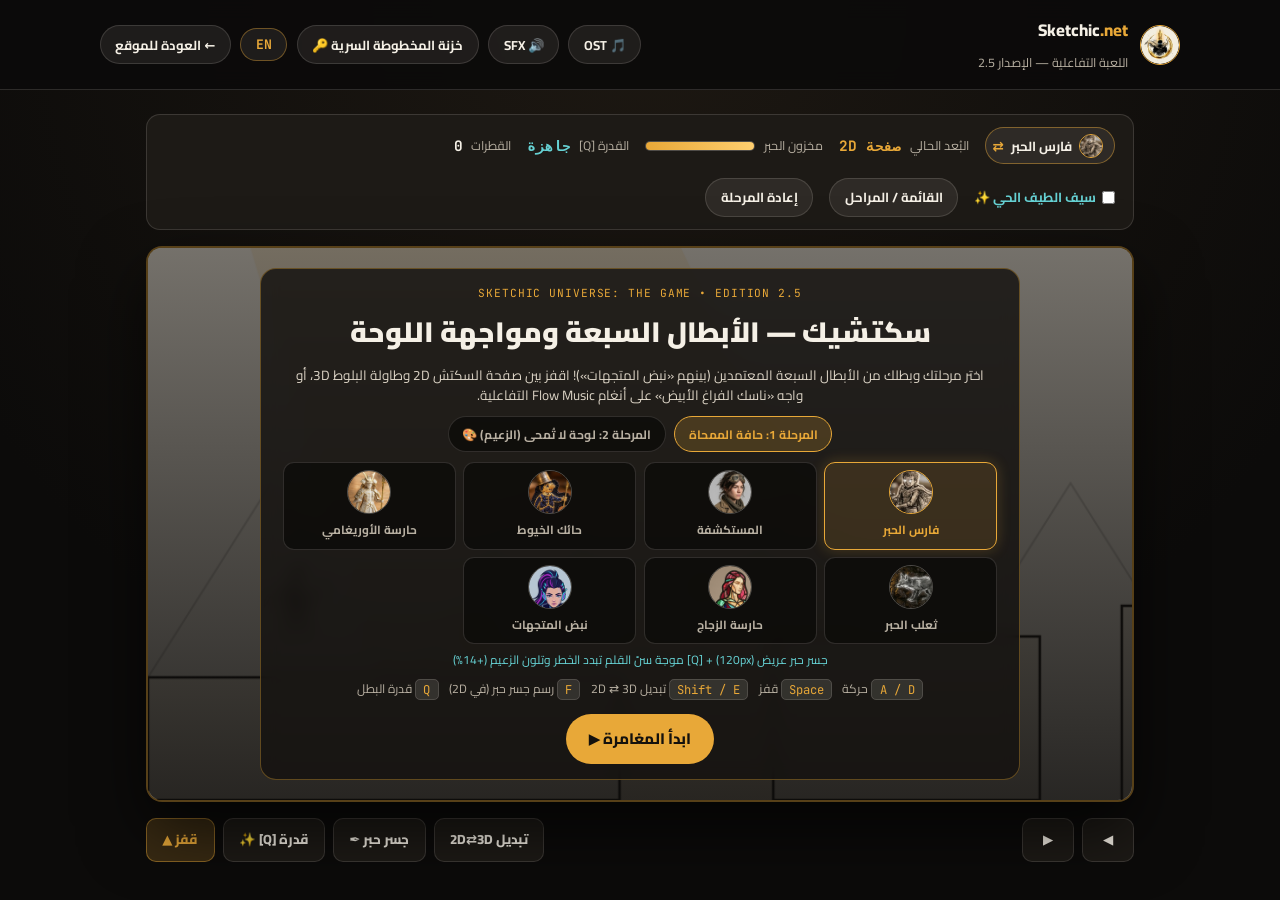
<file: play/index.html>
<!DOCTYPE html>
<html lang="ar" dir="rtl">
<head>
  <meta charset="UTF-8" />
  <meta name="viewport" content="width=device-width, initial-scale=1.0" />
  <title>Sketchic.net — Playable Teaser v2.5 | لعبة عالم سكتشيك</title>
  <link rel="icon" type="image/png" href="../assets/images/YouTube_Channel_Profile_800x800.png" />
  <link rel="preconnect" href="https://fonts.googleapis.com" />
  <link rel="preconnect" href="https://fonts.gstatic.com" crossorigin />
  <link href="https://fonts.googleapis.com/css2?family=Cairo:wght@400;600;700;800;900&family=Cormorant+Garamond:ital,wght@0,600;0,700;1,600&family=JetBrains+Mono:wght@400;500;700&display=swap" rel="stylesheet" />
  <link rel="stylesheet" href="game.css?v=20261127-s3e06" />
</head>
<body>
  <header class="play-header">
    <div class="play-header-inner">
      <a href="../index.html" class="back-brand">
        <img src="../assets/images/YouTube_Channel_Profile_800x800.png" alt="Sketchic" class="brand-avatar" />
        <div>
          <span class="brand-name">Sketchic<span class="brand-dot">.net</span></span>
          <span class="brand-sub" data-gi18n="headerSub">اللعبة التفاعلية — الإصدار 2.5</span>
        </div>
      </a>

      <div class="header-actions">
        <button id="bgmBtn" class="btn-chip" type="button" aria-pressed="true">🎵 OST</button>
        <button id="sfxBtn" class="btn-chip" type="button" aria-pressed="true">🔊 SFX</button>
        <button id="loreVaultBtn" class="btn-chip" type="button" data-gi18n="loreVaultBtn">خزنة المخطوطة السرية 🔑</button>
        <button id="gameLangBtn" class="btn-chip gold" type="button">EN</button>
        <a href="../index.html" class="btn-chip" data-gi18n="backHome">← العودة للموقع</a>
      </div>
    </div>
  </header>

  <main class="play-main">
    <div class="hud-bar">
      <div class="hud-group">
        <button id="hudHeroBtn" class="btn-chip hero-pill" type="button" title="Switch Canon Hero">
          <img id="hudHeroImg" src="../assets/images/game/portrait_ink_knight.png" alt="" class="hero-pill-img" />
          <span id="hudHeroName">فارس الحبر</span>
          <span class="hero-pill-swap">⇄</span>
        </button>
        <div class="hud-pill">
          <span class="hud-label" data-gi18n="hudDimLabel">البُعد الحالي</span>
          <strong id="hudDimension" class="hud-val gold">2D PAGE</strong>
        </div>
        <div class="hud-pill">
          <span class="hud-label" data-gi18n="hudInkLabel">مخزون الحبر</span>
          <div class="ink-meter"><div id="hudInkBar" class="ink-fill"></div></div>
        </div>
        <div class="hud-pill">
          <span class="hud-label" data-gi18n="hudPowerLabel">القدرة [Q]</span>
          <strong id="hudPowerStatus" class="hud-val gold">جاهزة</strong>
        </div>
        <div class="hud-pill boss-pill" id="hudBossPill" hidden>
          <span class="hud-label" data-gi18n="hudBossLabel">اكتمال اللوحة</span>
          <div class="ink-meter boss-meter"><div id="hudBossBar" class="boss-fill"></div></div>
          <strong id="hudBossPct" class="hud-val gold">0%</strong>
        </div>
        <div class="hud-pill">
          <span class="hud-label" data-gi18n="hudScoreLabel">القطرات</span>
          <strong id="hudDrops" class="hud-val">0</strong>
        </div>
      </div>

      <div class="hud-group">
        <label class="skin-toggle" id="spectrumSkinLabel" hidden>
          <input type="checkbox" id="spectrumSkinToggle" />
          <span data-gi18n="spectrumSkin">سيف الطيف الحي ✨</span>
        </label>
        <button id="stageSwitchBtn" class="btn-chip" type="button" data-gi18n="stageSwitchBtn">القائمة / المراحل</button>
        <button id="restartBtn" class="btn-chip" type="button" data-gi18n="restartBtn">إعادة المرحلة</button>
      </div>
    </div>

    <div class="stage-shell">
      <canvas id="gameCanvas" width="960" height="540" aria-label="Sketchic Universe Playable Stage"></canvas>

      <!-- Title / Cutscene Overlay -->
      <div class="stage-overlay" id="stageOverlay">
        <video id="cutsceneVideo" class="cutscene-video" playsinline muted loop autoplay hidden></video>
        <div class="overlay-scrim"></div>
        <div class="overlay-card" id="overlayCard">
          <span class="overlay-kicker" data-gi18n="overlayKicker">SKETCHIC UNIVERSE: THE GAME • EDITION 2.5</span>
          <h1 id="overlayTitle" data-gi18n="titleMain">سكتشيك — الأبطال السبعة ومواجهة اللوحة</h1>
          <p id="overlayDesc" data-gi18n="titleDesc">
            اختر مرحلتك وبطلك من الأبطال السبعة المعتمدين! اقفز بين صفحة السكتش 2D وطاولة البلوط 3D، أو واجه «ناسك الفراغ الأبيض» لإكماله بألوان الطيف الحي.
          </p>

          <div class="stage-selector" id="stageSelector" role="radiogroup" aria-label="Choose Stage">
            <button type="button" class="stage-btn active" data-stage="1" aria-pressed="true" data-gi18n="stage1Btn">
              المرحلة 1: حافة الممحاة
            </button>
            <button type="button" class="stage-btn" data-stage="2" aria-pressed="false" data-gi18n="stage2Btn">
              المرحلة 2: لوحة لا تُمحى (الزعيم) 🎨
            </button>
          </div>

          <div class="hero-roster" id="heroRoster" role="radiogroup" aria-label="Choose Canon Hero">
            <button type="button" class="hero-card active" data-hero="ink_knight" aria-pressed="true">
              <img src="../assets/images/game/portrait_ink_knight.png" alt="Ink Knight" />
              <span data-hero-label="ink_knight">فارس الحبر</span>
            </button>
            <button type="button" class="hero-card" data-hero="the_explorer" aria-pressed="false">
              <img src="../assets/images/game/portrait_the_explorer.png" alt="The Explorer" />
              <span data-hero-label="the_explorer">المستكشفة</span>
            </button>
            <button type="button" class="hero-card" data-hero="thread_weaver" aria-pressed="false">
              <img src="../assets/images/game/portrait_thread_weaver.png" alt="Thread Weaver" />
              <span data-hero-label="thread_weaver">حائك الخيوط</span>
            </button>
            <button type="button" class="hero-card" data-hero="origami_warden" aria-pressed="false">
              <img src="../assets/images/game/portrait_origami_warden.png" alt="Origami Warden" />
              <span data-hero-label="origami_warden">حارسة الأوريغامي</span>
            </button>
            <button type="button" class="hero-card" data-hero="ink_fox" aria-pressed="false">
              <img src="../assets/images/game/portrait_ink_fox.png" alt="Ink Fox" />
              <span data-hero-label="ink_fox">ثعلب الحبر</span>
            </button>
            <button type="button" class="hero-card" data-hero="glass_guardian" aria-pressed="false">
              <img src="../assets/images/game/portrait_glass_guardian.png" alt="Glass Guardian" />
              <span data-hero-label="glass_guardian">حارسة الزجاج</span>
            </button>
            <button type="button" class="hero-card" data-hero="vector_sprite" aria-pressed="false">
              <img src="../assets/images/game/portrait_vector_sprite.png" alt="Vector Sprite" />
              <span data-hero-label="vector_sprite">نبض المتجهات</span>
            </button>
          </div>

          <p id="heroAbilityHint" class="hero-ability-hint"></p>

          <div class="controls-legend">
            <span><kbd>A / D</kbd> <em data-gi18n="ctrlMove">حركة</em></span>
            <span><kbd>Space</kbd> <em data-gi18n="ctrlJump">قفز</em></span>
            <span><kbd>Shift / E</kbd> <em data-gi18n="ctrlShift">تبديل 2D ⇄ 3D</em></span>
            <span><kbd>F</kbd> <em id="ctrlActionText" data-gi18n="ctrlBridge">جسر حبر / ضربة طيف</em></span>
            <span><kbd>Q</kbd> <em data-gi18n="ctrlPower">قدرة البطل</em></span>
          </div>
          <div class="overlay-buttons">
            <button id="startGameBtn" class="btn-primary" type="button" data-gi18n="startBtn">ابدأ المغامرة ▶</button>
            <button id="nextStageBtn" class="btn-chip gold" type="button" data-gi18n="nextStageBtn" hidden>انتقل للمرحلة 2: الزعيم 🎨</button>
            <button id="skipCutsceneBtn" class="btn-chip" type="button" data-gi18n="skipBtn" hidden>تخطي المشهد ⏭</button>
          </div>
        </div>
      </div>
    </div>

    <!-- Touch / Click Action Controls -->
    <div class="touch-controls">
      <div class="touch-pad">
        <button type="button" class="pad-btn" data-key="left" aria-label="Move Left">◀</button>
        <button type="button" class="pad-btn" data-key="right" aria-label="Move Right">▶</button>
      </div>
      <div class="touch-pad">
        <button type="button" class="pad-btn wide" id="touchShiftBtn" data-gi18n="btnShift">تبديل 2D⇄3D</button>
        <button type="button" class="pad-btn wide" id="touchBridgeBtn" data-gi18n="btnBridge">جسر حبر ✒</button>
        <button type="button" class="pad-btn wide" id="touchPowerBtn" data-gi18n="btnPower">قدرة [Q] ✨</button>
        <button type="button" class="pad-btn jump" data-key="jump" data-gi18n="btnJump">قفز ▲</button>
      </div>
    </div>
  </main>

  <!-- Secret Blueprint Lore Code Vault Modal -->
  <div class="lore-modal" id="loreModal" role="dialog" aria-modal="true" hidden>
    <div class="lore-backdrop" id="loreBackdrop"></div>
    <div class="lore-dialog">
      <div class="lore-header">
        <div>
          <span class="overlay-kicker">MASTER BLUEPRINT ARCHIVE</span>
          <h2 data-gi18n="loreTitle">خزنة أكواد المخطوطة السرية</h2>
        </div>
        <button type="button" class="close-btn" id="loreCloseBtn" aria-label="Close">✕</button>
      </div>
      <p class="lore-intro" data-gi18n="loreIntro">
        أدخل الرموز المخفية داخل حلقات الموسم الثاني (مثل DROPLET-01 وPENDULUM-02 وPRISM-03 وORIGAMI-04) لفتح أسرار الفنان المفقود وتفعيل سيف «قلم الطيف الحي» داخل اللعبة.
      </p>
      <form id="loreForm" class="lore-form">
        <input id="loreInput" type="text" placeholder="DROPLET-01" autocomplete="off" />
        <button type="submit" class="btn-primary" data-gi18n="loreSubmit">فتح الكود</button>
      </form>
      <div id="loreFeedback" class="lore-feedback"></div>
      <div id="loreList" class="lore-entries"></div>
    </div>
  </div>

  <script src="game.js?v=20261127-s3e06"></script>
</body>
</html>
</file>
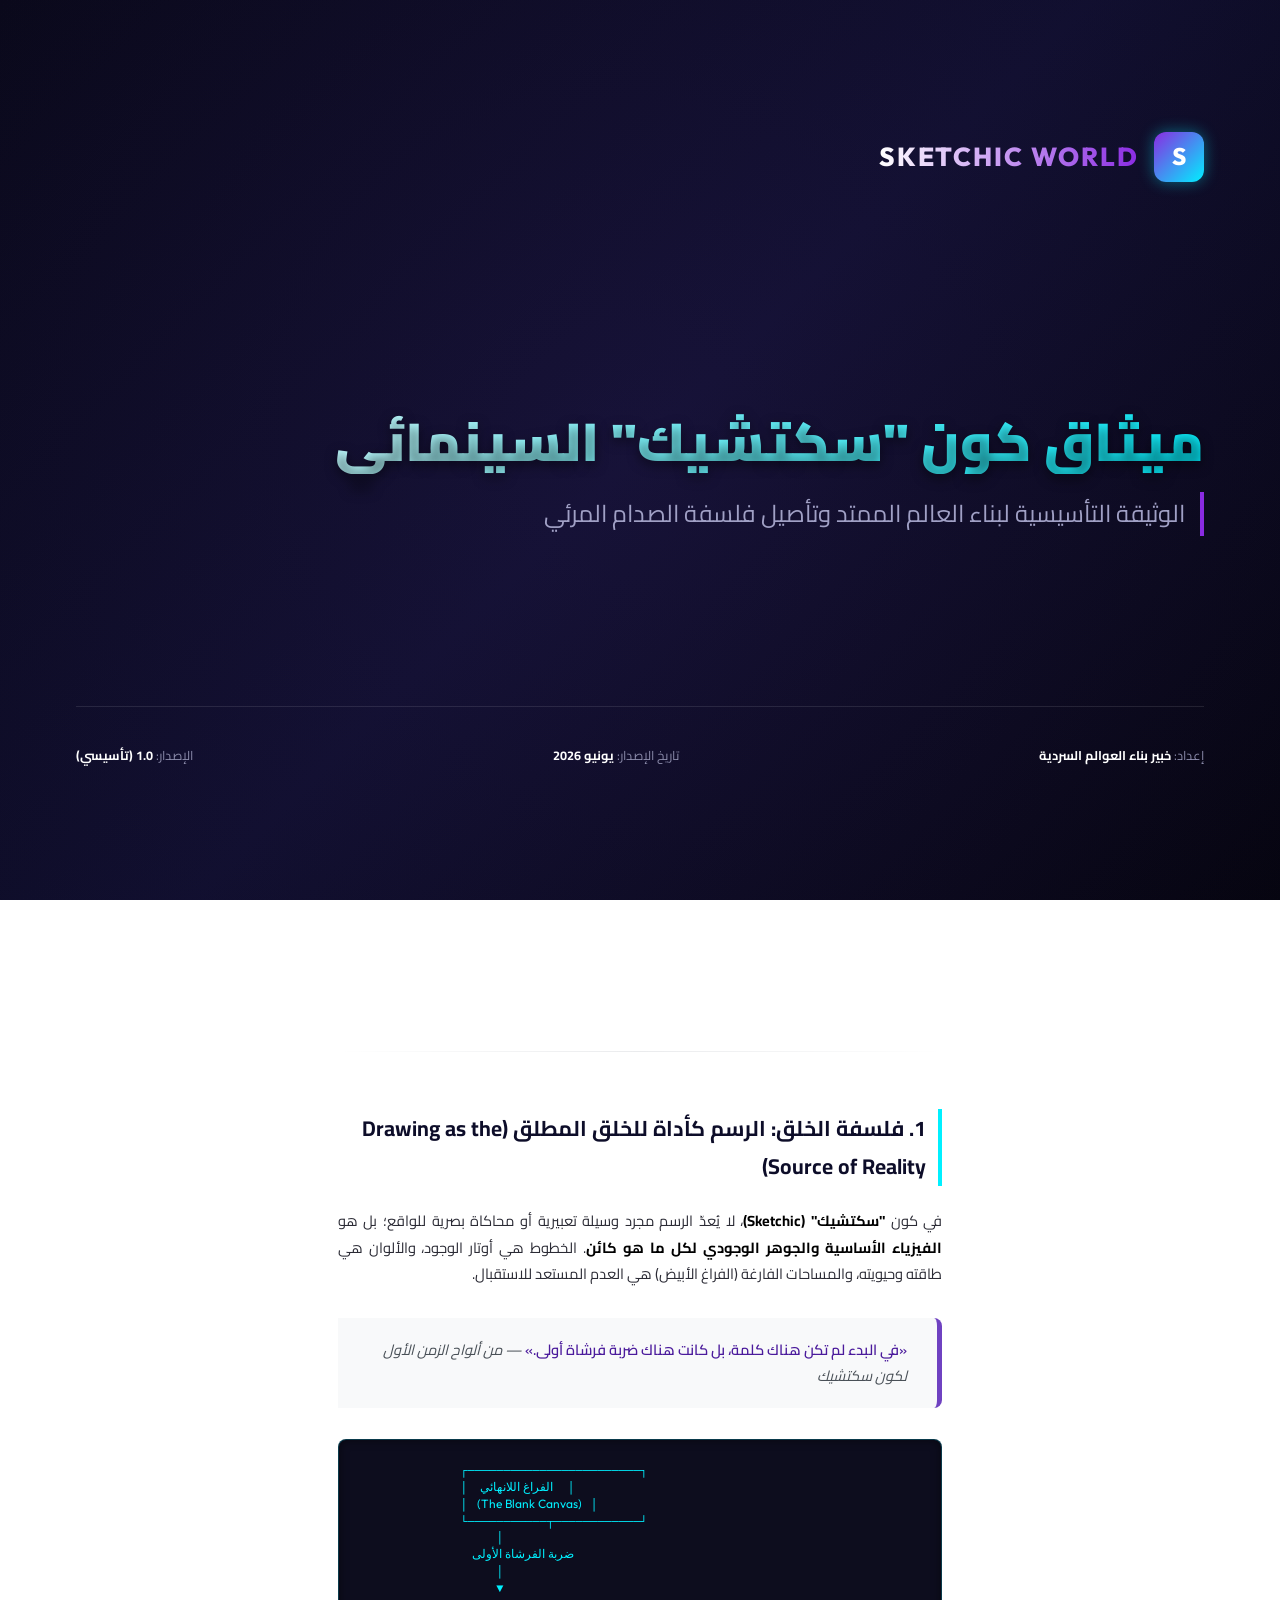
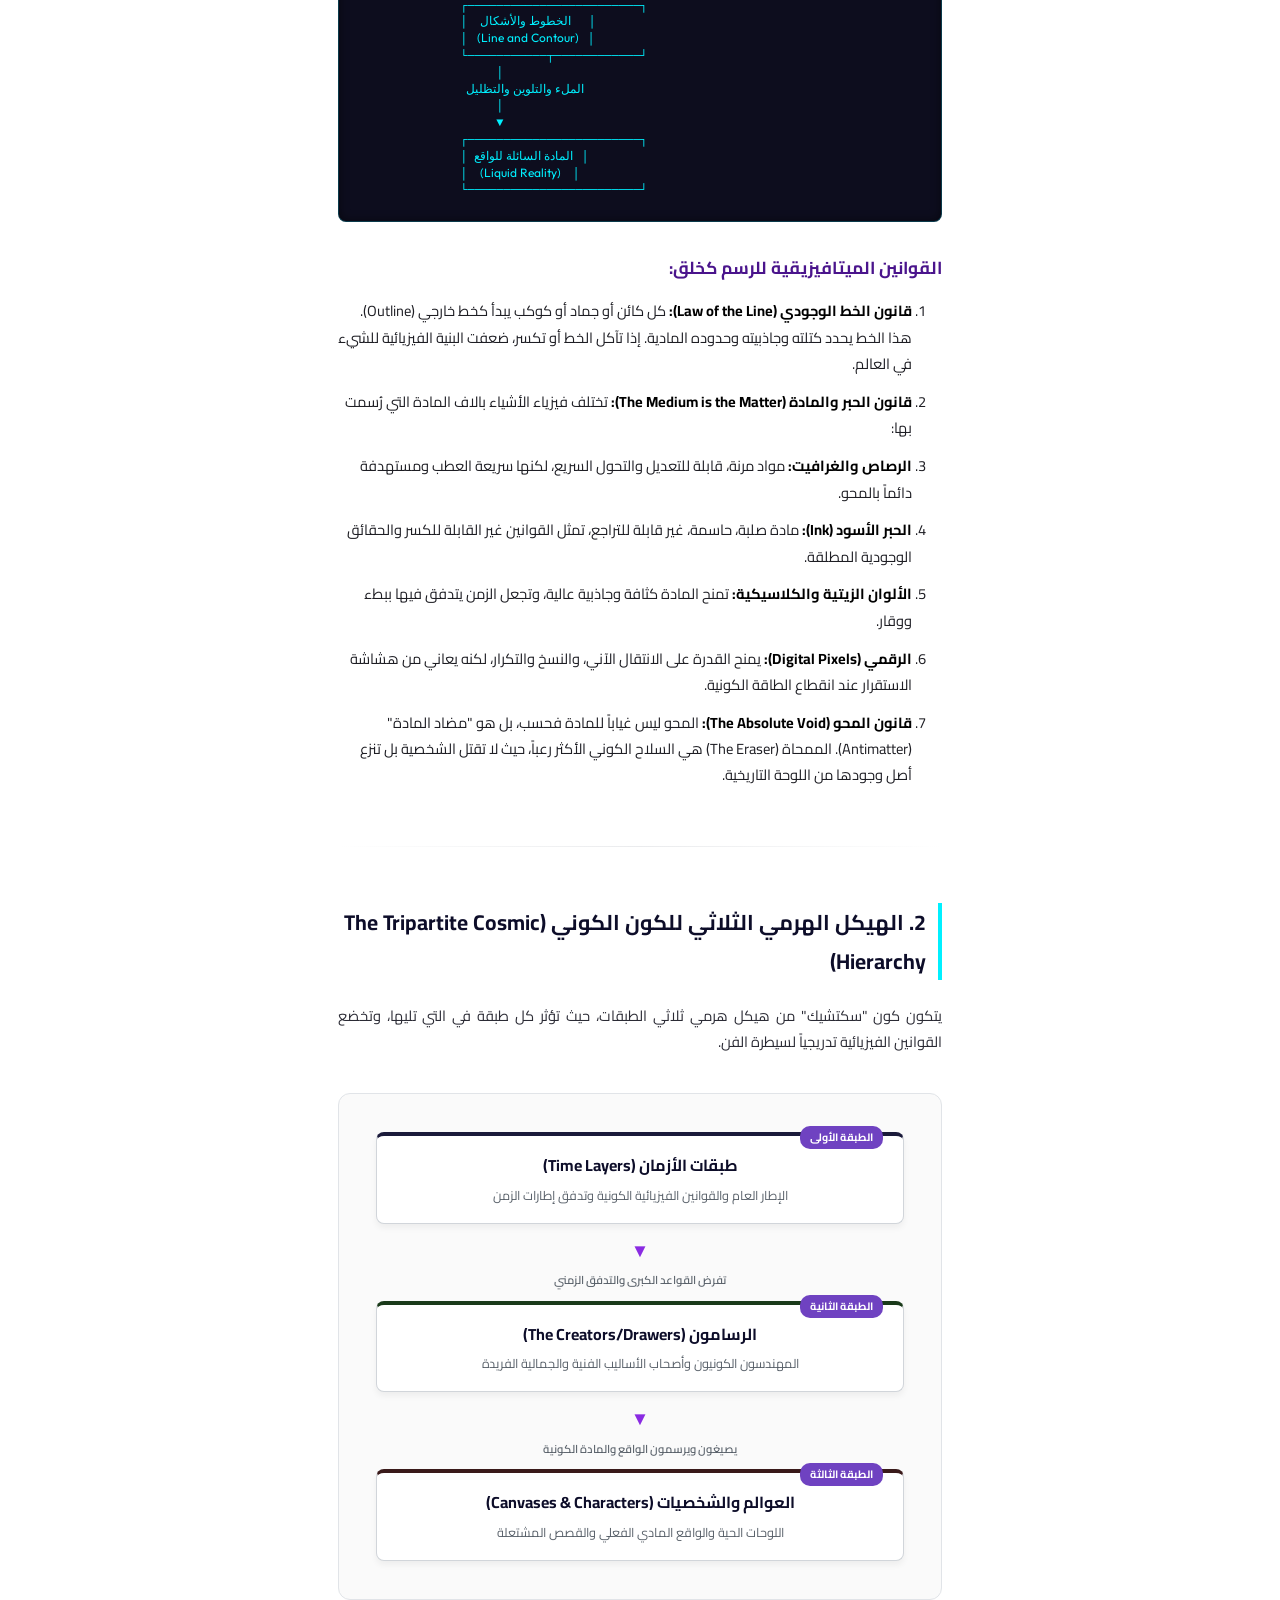
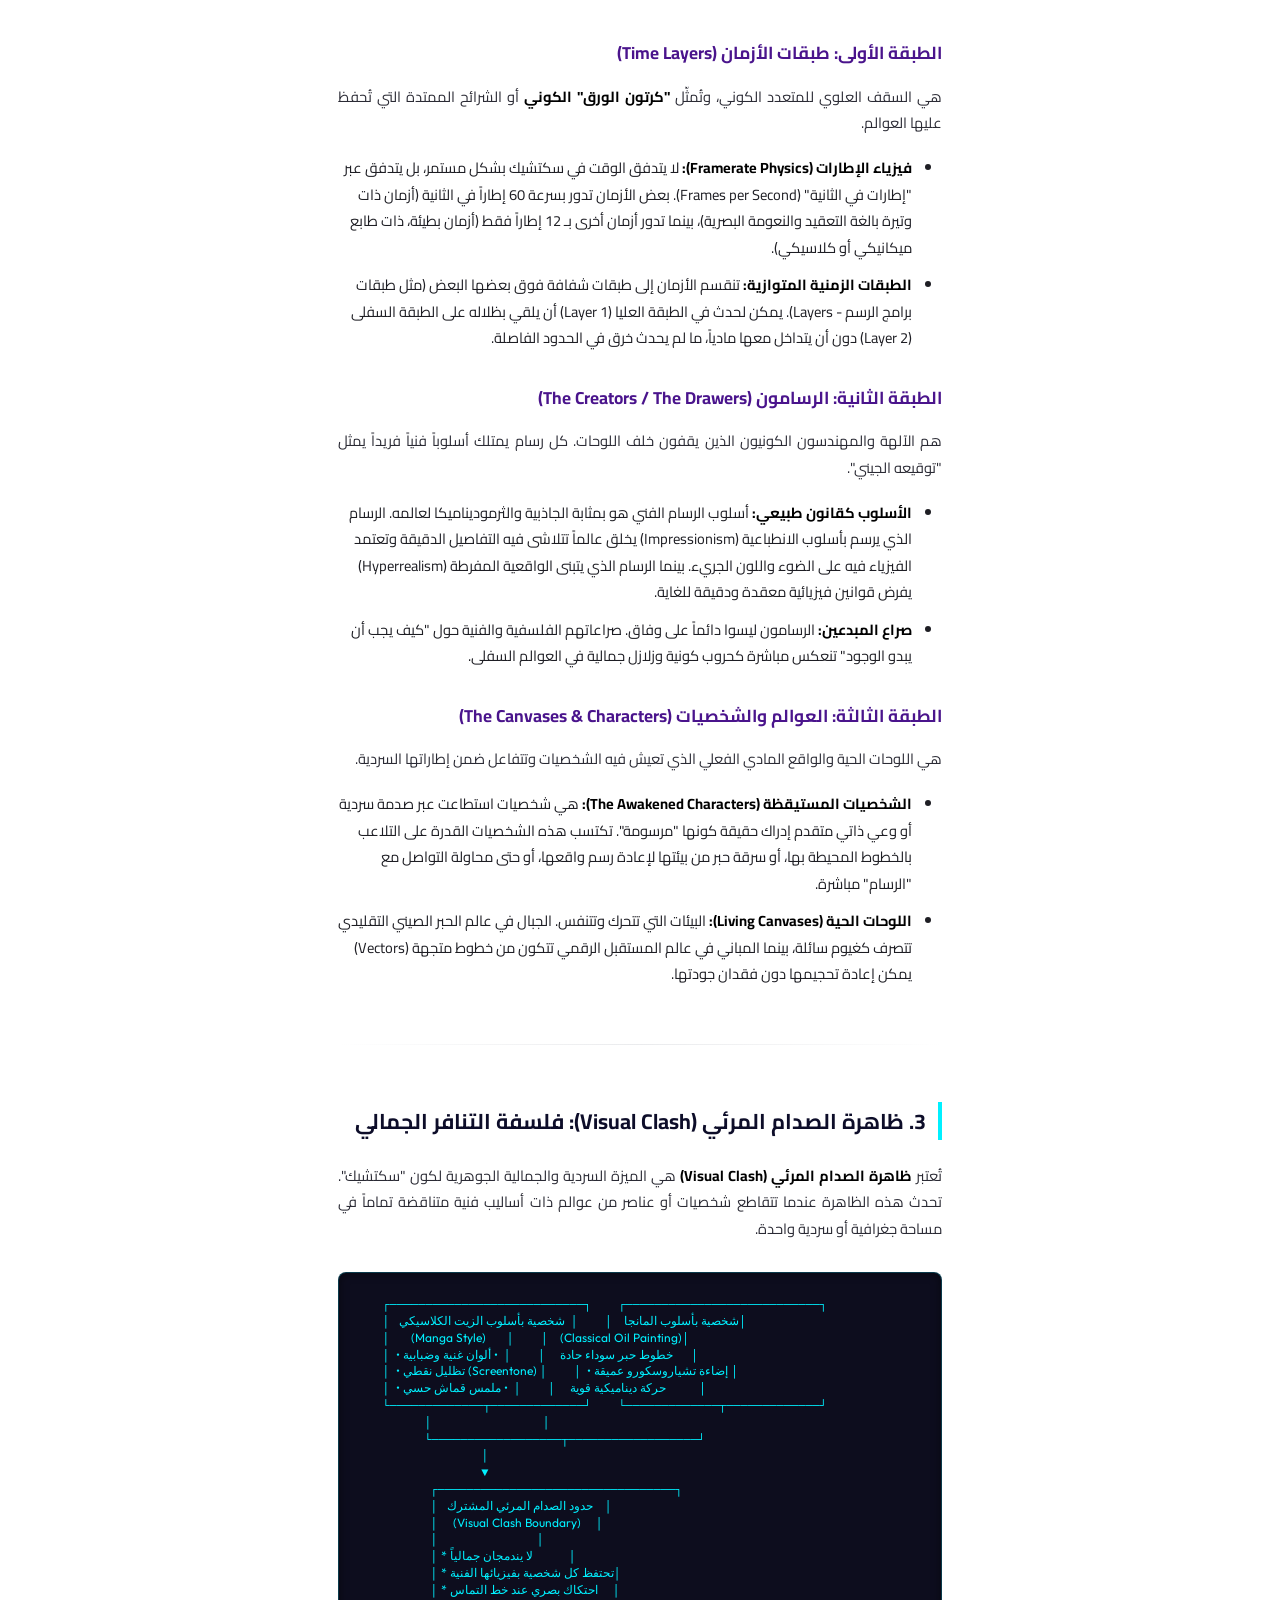
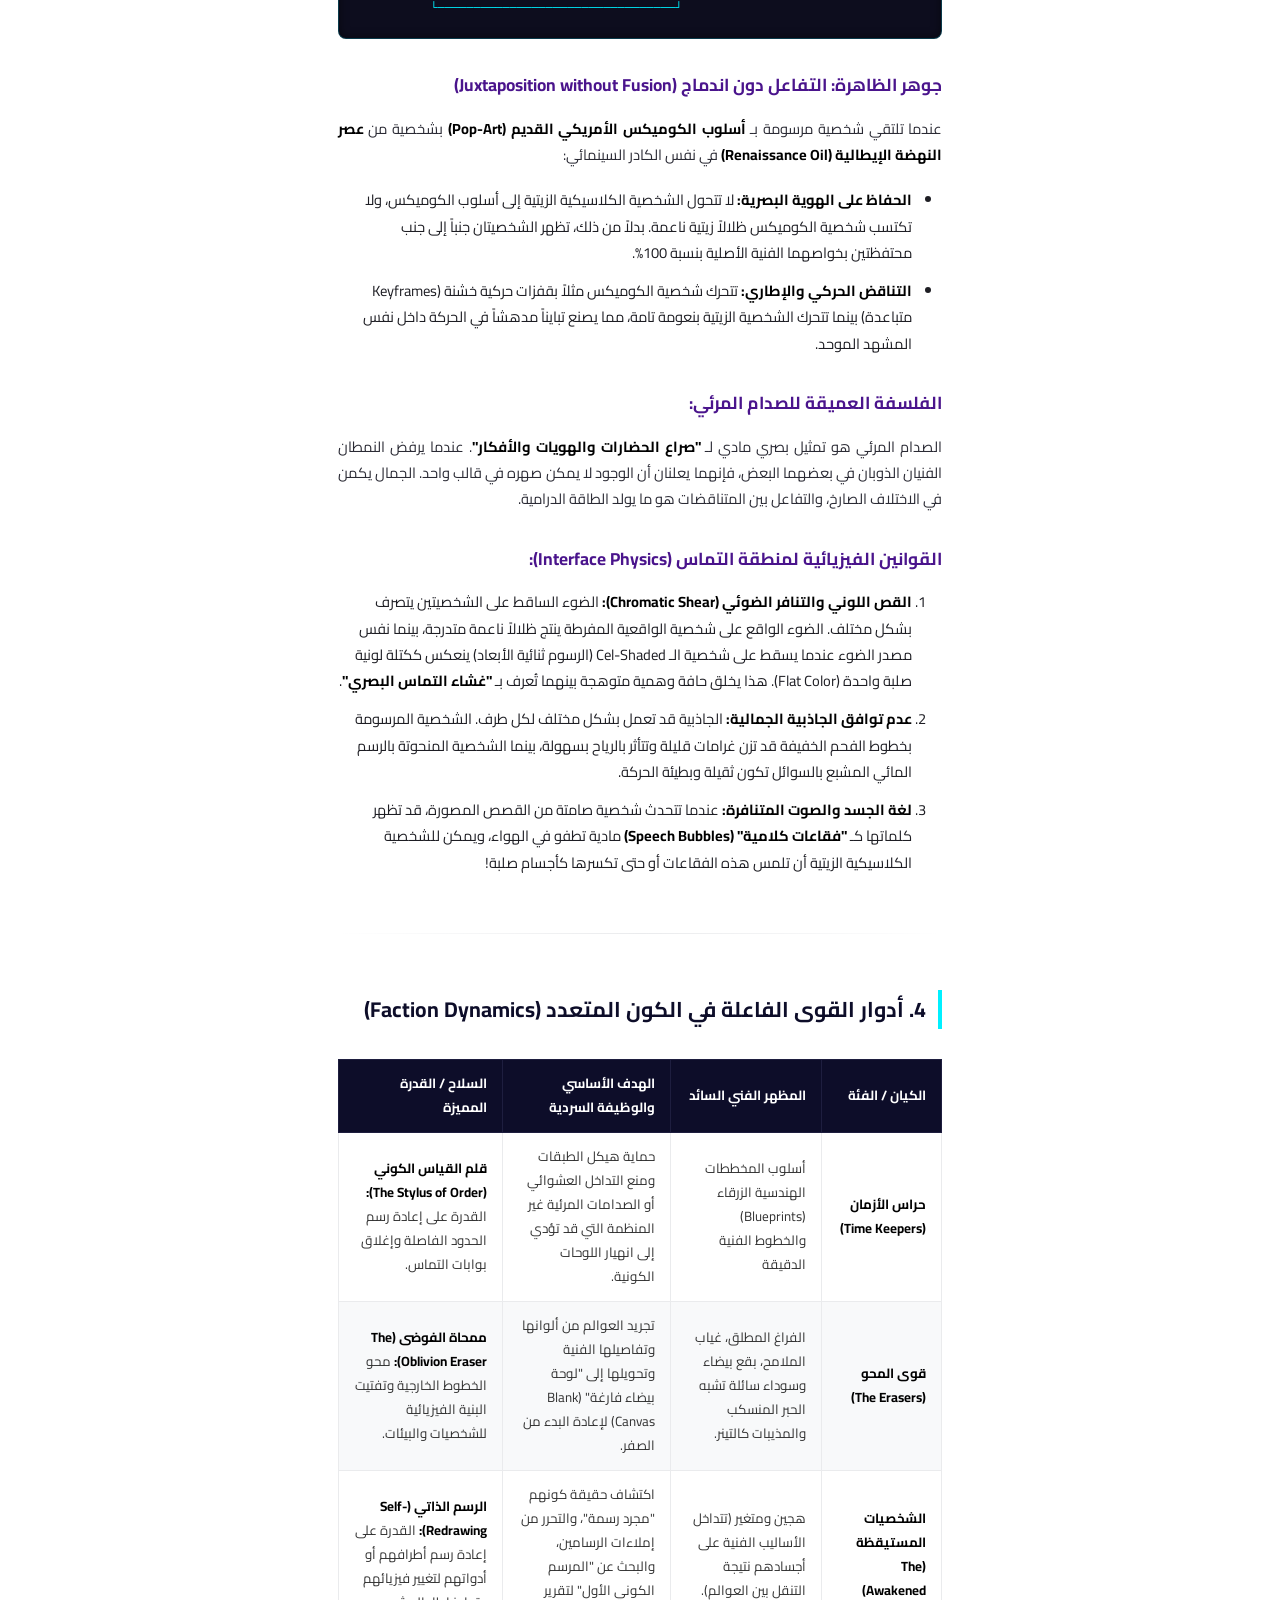
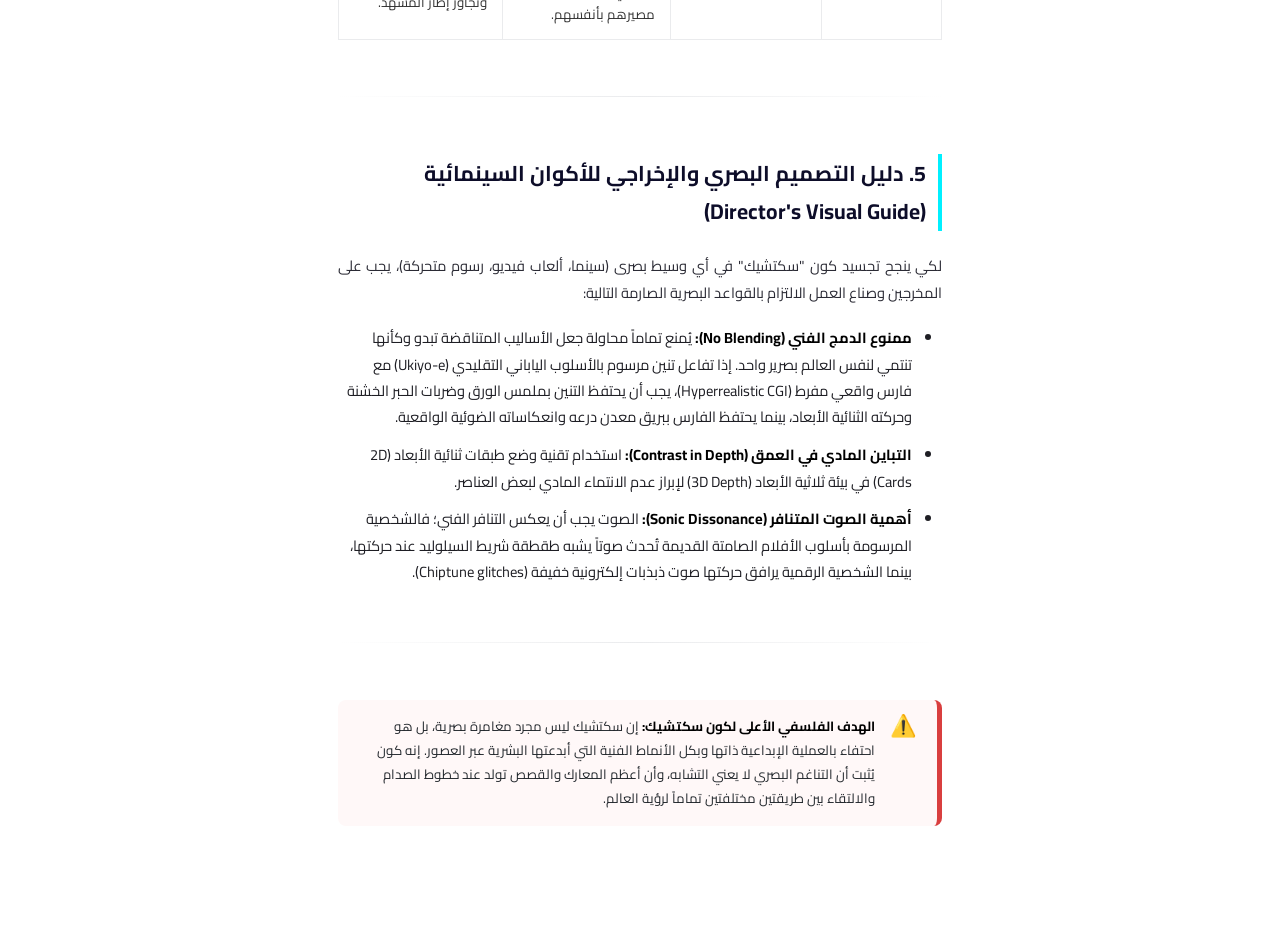
<file: sketchic_foundation_document.html>
<!DOCTYPE html>
<html lang="ar" dir="rtl">
<head>
    <meta charset="UTF-8">
    <title>وثيقة كون سكتشيك السينمائي التأسيسية</title>
    <style>
        @import url('https://fonts.googleapis.com/css2?family=Cairo:wght@300;400;600;700;800;900&family=Outfit:wght@300;400;600;700;800&display=swap');
        
        * {
            box-sizing: border-box;
        }

        body {
            font-family: 'Cairo', sans-serif;
            background-color: #ffffff;
            color: #1e1e24;
            line-height: 1.8;
            margin: 0;
            padding: 0;
            font-size: 11pt;
            -webkit-print-color-adjust: exact;
        }

        /* Cover Page Styling */
        .cover-page {
            background: linear-gradient(135deg, #070716 0%, #0d0d29 50%, #03030b 100%);
            color: #ffffff;
            height: 100vh;
            display: flex;
            flex-direction: column;
            justify-content: space-between;
            padding: 3.5cm 2cm;
            page-break-after: always;
            position: relative;
            overflow: hidden;
            box-sizing: border-box;
        }

        .cover-page::before {
            content: '';
            position: absolute;
            top: -50%;
            left: -50%;
            width: 200%;
            height: 200%;
            background: radial-gradient(circle, rgba(111, 66, 193, 0.1) 0%, transparent 70%);
            z-index: 1;
        }

        .cover-header {
            z-index: 2;
        }

        .cover-logo-area {
            display: flex;
            align-items: center;
            margin-bottom: 1.5cm;
        }

        .cover-logo-icon {
            width: 50px;
            height: 50px;
            border-radius: 12px;
            background: linear-gradient(135deg, #8a2be2, #00f0ff);
            margin-left: 15px;
            position: relative;
            box-shadow: 0 0 15px rgba(0, 240, 255, 0.4);
        }

        .cover-logo-icon::after {
            content: 'S';
            position: absolute;
            top: 50%;
            left: 50%;
            transform: translate(-50%, -50%);
            font-family: 'Outfit', sans-serif;
            font-weight: 800;
            font-size: 24px;
            color: #ffffff;
        }

        .cover-brand {
            font-family: 'Outfit', sans-serif;
            font-weight: 800;
            font-size: 26px;
            letter-spacing: 2px;
            background: linear-gradient(90deg, #ffffff, #8a2be2);
            -webkit-background-clip: text;
            -webkit-text-fill-color: transparent;
        }

        .cover-title-group {
            z-index: 2;
            margin-top: auto;
            margin-bottom: auto;
        }

        .cover-title {
            font-size: 40pt;
            font-weight: 900;
            line-height: 1.2;
            margin: 0 0 0.5cm 0;
            background: linear-gradient(135deg, #ffffff 0%, #00f0ff 100%);
            -webkit-background-clip: text;
            -webkit-text-fill-color: transparent;
            text-shadow: 0 4px 12px rgba(0,0,0,0.5);
        }

        .cover-subtitle {
            font-size: 18pt;
            font-weight: 400;
            color: #a0a0c5;
            margin: 0;
            border-right: 4px solid #8a2be2;
            padding-right: 15px;
        }

        .cover-footer {
            z-index: 2;
            border-top: 1px solid rgba(255, 255, 255, 0.1);
            padding-top: 1cm;
            display: flex;
            justify-content: space-between;
            font-size: 9.5pt;
            color: #8c8cab;
        }

        .meta-item strong {
            color: #ffffff;
        }

        /* Content Pages Styling */
        .content-container {
            padding: 2.5cm 2.5cm;
            max-width: 21cm;
            margin: 0 auto;
        }

        .section-title {
            font-size: 22pt;
            font-weight: 800;
            color: #070716;
            margin-top: 2cm;
            margin-bottom: 0.8cm;
            border-bottom: 2px solid #eaebed;
            padding-bottom: 0.3cm;
            page-break-before: always;
            position: relative;
        }

        .section-title::after {
            content: '';
            position: absolute;
            bottom: -2px;
            right: 0;
            width: 3cm;
            height: 2px;
            background: linear-gradient(90deg, #8a2be2, #00f0ff);
        }

        .section-h2 {
            font-size: 16pt;
            font-weight: 700;
            color: #0d0d29;
            margin-top: 1.2cm;
            margin-bottom: 0.6cm;
            padding-right: 12px;
            border-right: 4px solid #00f0ff;
        }

        .section-h3 {
            font-size: 13pt;
            font-weight: 700;
            color: #4a148c;
            margin-top: 0.8cm;
            margin-bottom: 0.4cm;
        }

        p {
            margin-top: 0;
            margin-bottom: 0.5cm;
            text-align: justify;
            color: #2b2b35;
        }

        strong {
            color: #000000;
            font-weight: 700;
        }

        em {
            font-style: normal;
            color: #6f42c1;
            font-weight: 600;
        }

        .quote-text {
            font-family: 'Cairo', serif;
            font-weight: 600;
            color: #4b1b9c;
        }

        /* Lists */
        .custom-list {
            margin-top: 0;
            margin-bottom: 0.6cm;
            padding-right: 0.8cm;
        }

        .custom-list li {
            margin-bottom: 0.3cm;
            position: relative;
        }

        /* Pre and ASCII Art */
        pre.ascii-art {
            background-color: #0d0d1e;
            color: #00f0ff;
            padding: 0.6cm;
            border-radius: 8px;
            font-family: 'Outfit', 'Consolas', 'Courier New', monospace;
            font-size: 9pt;
            overflow-x: auto;
            direction: ltr;
            text-align: left;
            border: 1px solid rgba(0, 240, 255, 0.2);
            box-shadow: inset 0 0 10px rgba(0, 0, 0, 0.5);
            margin: 0.8cm 0;
            line-height: 1.4;
        }

        code {
            font-family: 'Outfit', 'Consolas', monospace;
            background-color: #f1f2f6;
            color: #d63384;
            padding: 2px 6px;
            border-radius: 4px;
            font-size: 9.5pt;
        }

        pre code {
            background-color: transparent;
            color: inherit;
            padding: 0;
            border-radius: 0;
            font-size: inherit;
        }

        /* Divider */
        hr.page-divider {
            border: none;
            height: 1px;
            background: linear-gradient(90deg, transparent, #eaebed, transparent);
            margin: 1.5cm 0;
        }

        /* Blockquotes */
        blockquote {
            margin: 0.8cm 0;
            padding: 0.5cm 0.8cm;
            background-color: #f8f9fa;
            border-right: 5px solid #6f42c1;
            font-style: italic;
            border-radius: 0 8px 8px 0;
            color: #495057;
        }

        /* Custom Flowchart CSS Diagram */
        .hierarchy-diagram {
            display: flex;
            flex-direction: column;
            align-items: center;
            margin: 1cm 0;
            padding: 1cm;
            background: #fafafa;
            border: 1px solid #e1e4e8;
            border-radius: 12px;
        }

        .diagram-node {
            width: 100%;
            max-width: 14cm;
            background: #ffffff;
            border: 1px solid #d1d5da;
            border-radius: 8px;
            padding: 15px 20px;
            text-align: center;
            box-shadow: 0 4px 6px rgba(0,0,0,0.05);
            position: relative;
        }

        .node-tag {
            position: absolute;
            top: -10px;
            right: 20px;
            background: #6f42c1;
            color: #ffffff;
            font-size: 8pt;
            font-weight: 700;
            padding: 2px 10px;
            border-radius: 10px;
        }

        .node-time {
            border-top: 4px solid #1a1a3a;
        }
        .node-creators {
            border-top: 4px solid #1a3a1a;
        }
        .node-worlds {
            border-top: 4px solid #3a1a1a;
        }

        .diagram-node h4 {
            margin: 0 0 5px 0;
            font-size: 12pt;
            font-weight: 700;
            color: #0d0d29;
        }

        .diagram-node p {
            margin: 0;
            font-size: 9.5pt;
            color: #586069;
            text-align: center;
        }

        .diagram-arrow {
            display: flex;
            flex-direction: column;
            align-items: center;
            margin: 10px 0;
            color: #6a737d;
        }

        .arrow-symbol {
            font-size: 14pt;
            color: #8a2be2;
        }

        .arrow-text {
            font-size: 8.5pt;
            font-weight: 600;
            margin-top: 3px;
            color: #586069;
        }

        /* Tables */
        .table-container {
            width: 100%;
            overflow-x: auto;
            margin: 0.8cm 0;
        }

        table {
            width: 100%;
            border-collapse: collapse;
            font-size: 10pt;
            text-align: right;
        }

        th {
            background-color: #0d0d29;
            color: #ffffff;
            font-weight: 700;
            padding: 12px 15px;
            border: 1px solid #1e1e3f;
        }

        td {
            padding: 12px 15px;
            border: 1px solid #eaebed;
            color: #333333;
        }

        tr:nth-child(even) {
            background-color: #f8f9fa;
        }

        /* Alert boxes (Callouts) */
        .alert {
            display: flex;
            margin: 0.8cm 0;
            padding: 15px 20px;
            border-radius: 8px;
            align-items: flex-start;
        }

        .alert-icon {
            font-size: 16pt;
            margin-left: 15px;
            line-height: 1;
        }

        .alert-body {
            font-size: 10pt;
            flex: 1;
            color: #24292e;
        }

        .alert-important {
            background-color: #fff8f8;
            border-right: 5px solid #d93f3f;
        }
        
        .alert-note {
            background-color: #f0f8ff;
            border-right: 5px solid #0056b3;
        }

        /* Print Specific CSS */
        @media print {
            body {
                background-color: #ffffff;
                font-size: 11pt;
            }
            .cover-page {
                height: 100vh;
                page-break-after: always;
            }
            .content-container {
                padding: 0;
            }
            .section-title {
                page-break-before: always;
            }
            thead {
                display: table-header-group;
            }
            tr {
                page-break-inside: avoid;
            }
        }
    </style>
</head>
<body>

    <!-- Cover Page -->
    <div class="cover-page">
        <div class="cover-header">
            <div class="cover-logo-area">
                <div class="cover-logo-icon"></div>
                <div class="cover-brand">SKETCHIC WORLD</div>
            </div>
        </div>
        
        <div class="cover-title-group">
            <h1 class="cover-title">ميثاق كون "سكتشيك" السينمائي</h1>
            <p class="cover-subtitle">الوثيقة التأسيسية لبناء العالم الممتد وتأصيل فلسفة الصدام المرئي</p>
        </div>
        
        <div class="cover-footer">
            <div class="meta-item">إعداد: <strong>خبير بناء العوالم السردية</strong></div>
            <div class="meta-item">تاريخ الإصدار: <strong>يونيو 2026</strong></div>
            <div class="meta-item">الإصدار: <strong>1.0 (تأسيسي)</strong></div>
        </div>
    </div>

    <!-- Main Content -->
    <div class="content-container">
        <hr class="page-divider">
<h2 class="section-h2">1. فلسفة الخلق: الرسم كأداة للخلق المطلق (Drawing as the Source of Reality)</h2>
<p>في كون <strong>"سكتشيك" (Sketchic)</strong>، لا يُعدّ الرسم مجرد وسيلة تعبيرية أو محاكاة بصرية للواقع؛ بل هو <strong>الفيزياء الأساسية والجوهر الوجودي لكل ما هو كائن</strong>. الخطوط هي أوتار الوجود، والألوان هي طاقته وحيويته، والمساحات الفارغة (الفراغ الأبيض) هي العدم المستعد للاستقبال.</p>
<blockquote><em><span class="quote-text">«في البدء لم تكن هناك كلمة، بل كانت هناك ضربة فرشاة أولى.»</span></em>
— من ألواح الزمن الأول لكون سكتشيك</blockquote>
<pre class="ascii-art"><code>                                 ┌────────────────────────┐
                                 │    الفراغ اللانهائي     │
                                 │   (The Blank Canvas)   │
                                 └───────────┬────────────┘
                                             │
                                     ضربة الفرشاة الأولى
                                             │
                                             ▼
                                 ┌────────────────────────┐
                                 │    الخطوط والأشكال      │
                                 │   (Line and Contour)   │
                                 └───────────┬────────────┘
                                             │
                                   الملء والتلوين والتظليل
                                             │
                                             ▼
                                 ┌────────────────────────┐
                                 │  المادة السائلة للواقع   │
                                 │    (Liquid Reality)    │
                                 └────────────────────────┘</code></pre>
<h3 class="section-h3">القوانين الميتافيزيقية للرسم كخلق:</h3>
<ol class="custom-list">
<li><strong>قانون الخط الوجودي (Law of the Line):</strong> كل كائن أو جماد أو كوكب يبدأ كخط خارجي (Outline). هذا الخط يحدد كتلته وجاذبيته وحدوده المادية. إذا تآكل الخط أو تكسر، ضعفت البنية الفيزيائية للشيء في العالم.</li>
<li><strong>قانون الحبر والمادة (The Medium is the Matter):</strong> تختلف فيزياء الأشياء بالاف المادة التي رُسمت بها:</li>
<li><strong>الرصاص والغرافيت:</strong> مواد مرنة، قابلة للتعديل والتحول السريع، لكنها سريعة العطب ومستهدفة دائماً بالمحو.</li>
<li><strong>الحبر الأسود (Ink):</strong> مادة صلبة، حاسمة، غير قابلة للتراجع، تمثل القوانين غير القابلة للكسر والحقائق الوجودية المطلقة.</li>
<li><strong>الألوان الزيتية والكلاسيكية:</strong> تمنح المادة كثافة وجاذبية عالية، وتجعل الزمن يتدفق فيها ببطء ووقار.</li>
<li><strong>الرقمي (Digital Pixels):</strong> يمنح القدرة على الانتقال الآني، والنسخ والتكرار، لكنه يعاني من هشاشة الاستقرار عند انقطاع الطاقة الكونية.</li>
<li><strong>قانون المحو (The Absolute Void):</strong> المحو ليس غياباً للمادة فحسب، بل هو "مضاد المادة" (Antimatter). الممحاة (The Eraser) هي السلاح الكوني الأكثر رعباً، حيث لا تقتل الشخصية بل تنزع أصل وجودها من اللوحة التاريخية.</li>
</ol>
<hr class="page-divider">
<h2 class="section-h2">2. الهيكل الهرمي الثلاثي للكون الكوني (The Tripartite Cosmic Hierarchy)</h2>
<p>يتكون كون "سكتشيك" من هيكل هرمي ثلاثي الطبقات، حيث تؤثر كل طبقة في التي تليها، وتخضع القوانين الفيزيائية تدريجياً لسيطرة الفن.</p>

                    <div class="hierarchy-diagram">
                        <div class="diagram-node node-time">
                            <div class="node-tag">الطبقة الأولى</div>
                            <h4>طبقات الأزمان (Time Layers)</h4>
                            <p>الإطار العام والقوانين الفيزيائية الكونية وتدفق إطارات الزمن</p>
                        </div>
                        <div class="diagram-arrow">
                            <span class="arrow-symbol">▼</span>
                            <span class="arrow-text">تفرض القواعد الكبرى والتدفق الزمني</span>
                        </div>
                        <div class="diagram-node node-creators">
                            <div class="node-tag">الطبقة الثانية</div>
                            <h4>الرسامون (The Creators/Drawers)</h4>
                            <p>المهندسون الكونيون وأصحاب الأساليب الفنية والجمالية الفريدة</p>
                        </div>
                        <div class="diagram-arrow">
                            <span class="arrow-symbol">▼</span>
                            <span class="arrow-text">يصيغون ويرسمون الواقع والمادة الكونية</span>
                        </div>
                        <div class="diagram-node node-worlds">
                            <div class="node-tag">الطبقة الثالثة</div>
                            <h4>العوالم والشخصيات (Canvases & Characters)</h4>
                            <p>اللوحات الحية والواقع المادي الفعلي والقصص المشتعلة</p>
                        </div>
                    </div>
                    
<h3 class="section-h3">الطبقة الأولى: طبقات الأزمان (Time Layers)</h3>
<p>هي السقف العلوي للمتعدد الكوني، وتُمثّل <strong>"كرتون الورق" الكوني</strong> أو الشرائح الممتدة التي تُحفظ عليها العوالم.</p>
<ul class="custom-list">
<li><strong>فيزياء الإطارات (Framerate Physics):</strong> لا يتدفق الوقت في سكتشيك بشكل مستمر، بل يتدفق عبر "إطارات في الثانية" (Frames per Second). بعض الأزمان تدور بسرعة 60 إطاراً في الثانية (أزمان ذات وتيرة بالغة التعقيد والنعومة البصرية)، بينما تدور أزمان أخرى بـ 12 إطاراً فقط (أزمان بطيئة، ذات طابع ميكانيكي أو كلاسيكي).</li>
<li><strong>الطبقات الزمنية المتوازية:</strong> تنقسم الأزمان إلى طبقات شفافة فوق بعضها البعض (مثل طبقات برامج الرسم - Layers). يمكن لحدث في الطبقة العليا (Layer 1) أن يلقي بظلاله على الطبقة السفلى (Layer 2) دون أن يتداخل معها مادياً، ما لم يحدث خرق في الحدود الفاصلة.</li>
</ul>
<h3 class="section-h3">الطبقة الثانية: الرسامون (The Creators / The Drawers)</h3>
<p>هم الآلهة والمهندسون الكونيون الذين يقفون خلف اللوحات. كل رسام يمتلك أسلوباً فنياً فريداً يمثل "توقيعه الجيني".</p>
<ul class="custom-list">
<li><strong>الأسلوب كقانون طبيعي:</strong> أسلوب الرسام الفني هو بمثابة الجاذبية والثرموديناميكا لعالمه. الرسام الذي يرسم بأسلوب الانطباعية (Impressionism) يخلق عالماً تتلاشى فيه التفاصيل الدقيقة وتعتمد الفيزياء فيه على الضوء واللون الجريء. بينما الرسام الذي يتبنى الواقعية المفرطة (Hyperrealism) يفرض قوانين فيزيائية معقدة ودقيقة للغاية.</li>
<li><strong>صراع المبدعين:</strong> الرسامون ليسوا دائماً على وفاق. صراعاتهم الفلسفية والفنية حول "كيف يجب أن يبدو الوجود" تنعكس مباشرة كحروب كونية وزلازل جمالية في العوالم السفلى.</li>
</ul>
<h3 class="section-h3">الطبقة الثالثة: العوالم والشخصيات (The Canvases & Characters)</h3>
<p>هي اللوحات الحية والواقع المادي الفعلي الذي تعيش فيه الشخصيات وتتفاعل ضمن إطاراتها السردية.</p>
<ul class="custom-list">
<li><strong>الشخصيات المستيقظة (The Awakened Characters):</strong> هي شخصيات استطاعت عبر صدمة سردية أو وعي ذاتي متقدم إدراك حقيقة كونها "مرسومة". تكتسب هذه الشخصيات القدرة على التلاعب بالخطوط المحيطة بها، أو سرقة حبر من بيئتها لإعادة رسم واقعها، أو حتى محاولة التواصل مع "الرسام" مباشرة.</li>
<li><strong>اللوحات الحية (Living Canvases):</strong> البيئات التي تتحرك وتتنفس. الجبال في عالم الحبر الصيني التقليدي تتصرف كغيوم سائلة، بينما المباني في عالم المستقبل الرقمي تتكون من خطوط متجهة (Vectors) يمكن إعادة تحجيمها دون فقدان جودتها.</li>
</ul>
<hr class="page-divider">
<h2 class="section-h2">3. ظاهرة الصدام المرئي (Visual Clash): فلسفة التنافر الجمالي</h2>
<p>تُعتبر <strong>ظاهرة الصدام المرئي (Visual Clash)</strong> هي الميزة السردية والجمالية الجوهرية لكون "سكتشيك". تحدث هذه الظاهرة عندما تتقاطع شخصيات أو عناصر من عوالم ذات أساليب فنية متناقضة تماماً في مساحة جغرافية أو سردية واحدة.</p>
<pre class="ascii-art"><code>       ┌───────────────────────────┐         ┌───────────────────────────┐
       │   شخصية بأسلوب المانجا    │         │  شخصية بأسلوب الزيت الكلاسيكي│
       │       (Manga Style)       │         │    (Classical Oil Painting)│
       │  • خطوط حبر سوداء حادة     │         │  • ألوان غنية وضبابية      │
       │  • تظليل نقطي (Screentone) │         │  • إضاءة تشياروسكورو عميقة │
       │  • حركة ديناميكية قوية     │         │  • ملمس قماش حسي           │
       └─────────────┬─────────────┘         └─────────────┬─────────────┘
                     │                                     │
                     └──────────────────┬──────────────────┘
                                        │
                                        ▼
                       ┌─────────────────────────────────┐
                       │   حدود الصدام المرئي المشترك    │
                       │     (Visual Clash Boundary)     │
                       │                                 │
                       │ * لا يندمجان جمالياً            │
                       │ * تحتفظ كل شخصية بفيزيائها الفنية│
                       │ * احتكاك بصري عند خط التماس     │
                       └─────────────────────────────────┘</code></pre>
<h3 class="section-h3">جوهر الظاهرة: التفاعل دون اندماج (Juxtaposition without Fusion)</h3>
<p>عندما تلتقي شخصية مرسومة بـ <strong>أسلوب الكوميكس الأمريكي القديم (Pop-Art)</strong> بشخصية من <strong>عصر النهضة الإيطالية (Renaissance Oil)</strong> في نفس الكادر السينمائي:</p>
<ul class="custom-list">
<li><strong>الحفاظ على الهوية البصرية:</strong> لا تتحول الشخصية الكلاسيكية الزيتية إلى أسلوب الكوميكس، ولا تكتسب شخصية الكوميكس ظلالاً زيتية ناعمة. بدلاً من ذلك، تظهر الشخصيتان جنباً إلى جنب محتفظتين بخواصهما الفنية الأصلية بنسبة 100%.</li>
<li><strong>التناقض الحركي والإطاري:</strong> تتحرك شخصية الكوميكس مثلاً بقفزات حركية خشنة (Keyframes متباعدة) بينما تتحرك الشخصية الزيتية بنعومة تامة، مما يصنع تبايناً مدهشاً في الحركة داخل نفس المشهد الموحد.</li>
</ul>
<h3 class="section-h3">الفلسفة العميقة للصدام المرئي:</h3>
<p>الصدام المرئي هو تمثيل بصري مادي لـ <strong>"صراع الحضارات والهويات والأفكار"</strong>. عندما يرفض النمطان الفنيان الذوبان في بعضهما البعض، فإنهما يعلنان أن الوجود لا يمكن صهره في قالب واحد. الجمال يكمن في الاختلاف الصارخ، والتفاعل بين المتناقضات هو ما يولد الطاقة الدرامية.</p>
<h3 class="section-h3">القوانين الفيزيائية لمنطقة التماس (Interface Physics):</h3>
<ol class="custom-list">
<li><strong>القص اللوني والتنافر الضوئي (Chromatic Shear):</strong> الضوء الساقط على الشخصيتين يتصرف بشكل مختلف. الضوء الواقع على شخصية الواقعية المفرطة ينتج ظلالاً ناعمة متدرجة، بينما نفس مصدر الضوء عندما يسقط على شخصية الـ Cel-Shaded (الرسوم ثنائية الأبعاد) ينعكس ككتلة لونية صلبة واحدة (Flat Color). هذا يخلق حافة وهمية متوهجة بينهما تُعرف بـ <strong>"غشاء التماس البصري"</strong>.</li>
<li><strong>عدم توافق الجاذبية الجمالية:</strong> الجاذبية قد تعمل بشكل مختلف لكل طرف. الشخصية المرسومة بخطوط الفحم الخفيفة قد تزن غرامات قليلة وتتأثر بالرياح بسهولة، بينما الشخصية المنحوتة بالرسم المائي المشبع بالسوائل تكون ثقيلة وبطيئة الحركة.</li>
<li><strong>لغة الجسد والصوت المتنافرة:</strong> عندما تتحدث شخصية صامتة من القصص المصورة، قد تظهر كلماتها كـ <strong>"فقاعات كلامية" (Speech Bubbles)</strong> مادية تطفو في الهواء، ويمكن للشخصية الكلاسيكية الزيتية أن تلمس هذه الفقاعات أو حتى تكسرها كأجسام صلبة!</li>
</ol>
<hr class="page-divider">
<h2 class="section-h2">4. أدوار القوى الفاعلة في الكون المتعدد (Faction Dynamics)</h2>
<div class="table-container"><table><thead><tr><th>الكيان / الفئة</th><th>المظهر الفني السائد</th><th>الهدف الأساسي والوظيفة السردية</th><th>السلاح / القدرة المميزة</th></tr></thead><tbody><tr><td><strong>حراس الأزمان (Time Keepers)</strong></td><td>أسلوب المخططات الهندسية الزرقاء (Blueprints) والخطوط الفنية الدقيقة</td><td>حماية هيكل الطبقات ومنع التداخل العشوائي أو الصدامات المرئية غير المنظمة التي قد تؤدي إلى انهيار اللوحات الكونية.</td><td><strong>قلم القياس الكوني (The Stylus of Order):</strong> القدرة على إعادة رسم الحدود الفاصلة وإغلاق بوابات التماس.</td></tr><tr><td><strong>قوى المحو (The Erasers)</strong></td><td>الفراغ المطلق، غياب الملامح، بقع بيضاء وسوداء سائلة تشبه الحبر المنسكب والمذيبات كالتينر.</td><td>تجريد العوالم من ألوانها وتفاصيلها الفنية وتحويلها إلى "لوحة بيضاء فارغة" (Blank Canvas) لإعادة البدء من الصفر.</td><td><strong>ممحاة الفوضى (The Oblivion Eraser):</strong> محو الخطوط الخارجية وتفتيت البنية الفيزيائية للشخصيات والبيئات.</td></tr><tr><td><strong>الشخصيات المستيقظة (The Awakened)</strong></td><td>هجين ومتغير (تتداخل الأساليب الفنية على أجسادهم نتيجة التنقل بين العوالم).</td><td>اكتشاف حقيقة كونهم "مجرد رسمة"، والتحرر من إملاءات الرسامين، والبحث عن "المرسم الكوني الأول" لتقرير مصيرهم بأنفسهم.</td><td><strong>الرسم الذاتي (Self-Redrawing):</strong> القدرة على إعادة رسم أطرافهم أو أدواتهم لتغيير فيزيائهم وتجاوز إطار المشهد.</td></tr></tbody></table></div>
<hr class="page-divider">
<h2 class="section-h2">5. دليل التصميم البصري والإخراجي للأكوان السينمائية (Director's Visual Guide)</h2>
<p>لكي ينجح تجسيد كون "سكتشيك" في أي وسيط بصرى (سينما، ألعاب فيديو، رسوم متحركة)، يجب على المخرجين وصناع العمل الالتزام بالقواعد البصرية الصارمة التالية:</p>
<ul class="custom-list">
<li><strong>ممنوع الدمج الفني (No Blending):</strong> يُمنع تماماً محاولة جعل الأساليب المتناقضة تبدو وكأنها تنتمي لنفس العالم بصرير واحد. إذا تفاعل تنين مرسوم بالأسلوب الياباني التقليدي (Ukiyo-e) مع فارس واقعي مفرط (Hyperrealistic CGI)، يجب أن يحتفظ التنين بملمس الورق وضربات الحبر الخشنة وحركته الثنائية الأبعاد، بينما يحتفظ الفارس ببريق معدن درعه وانعكاساته الضوئية الواقعية.</li>
<li><strong>التباين المادي في العمق (Contrast in Depth):</strong> استخدام تقنية وضع طبقات ثنائية الأبعاد (2D Cards) في بيئة ثلاثية الأبعاد (3D Depth) لإبراز عدم الانتماء المادي لبعض العناصر.</li>
<li><strong>أهمية الصوت المتنافر (Sonic Dissonance):</strong> الصوت يجب أن يعكس التنافر الفني؛ فالشخصية المرسومة بأسلوب الأفلام الصامتة القديمة تُحدث صوتاً يشبه طقطقة شريط السيلوليد عند حركتها، بينما الشخصية الرقمية يرافق حركتها صوت ذبذبات إلكترونية خفيفة (Chiptune glitches).</li>
</ul>
<hr class="page-divider">
<div class="alert alert-important"><div class="alert-icon">⚠️</div><div class="alert-body"><strong>الهدف الفلسفي الأعلى لكون سكتشيك:</strong>
إن سكتشيك ليس مجرد مغامرة بصرية، بل هو احتفاء بالعملية الإبداعية ذاتها وبكل الأنماط الفنية التي أبدعتها البشرية عبر العصور. إنه كون يُثبت أن التناغم البصري لا يعني التشابه، وأن أعظم المعارك والقصص تولد عند خطوط الصدام والالتقاء بين طريقتين مختلفتين تماماً لرؤية العالم.</div></div>
    </div>

</body>
</html>
</file>
<file: play/game.css>
:root {
  --bg-deep: #0c0b0a;
  --bg-surface: #151310;
  --bg-card: #1d1a16;
  --paper-cream: #f5f0e6;
  --paper-muted: #b8b0a2;
  --gold: #e8a838;
  --teal: #38a3a5;
  --ink-border: rgba(245, 240, 230, 0.14);
}

* {
  box-sizing: border-box;
  margin: 0;
  padding: 0;
}

body {
  font-family: "Cairo", system-ui, sans-serif;
  background: radial-gradient(circle at top, #1d1812 0%, var(--bg-deep) 70%);
  color: var(--paper-cream);
  min-height: 100vh;
}

.play-header {
  border-bottom: 1px solid var(--ink-border);
  background: rgba(12, 11, 10, 0.9);
  backdrop-filter: blur(10px);
}

.play-header-inner {
  max-width: 1120px;
  margin: 0 auto;
  padding: 0.85rem 1.25rem;
  display: flex;
  flex-wrap: wrap;
  justify-content: space-between;
  align-items: center;
  gap: 1rem;
}

.back-brand {
  display: flex;
  align-items: center;
  gap: 0.75rem;
  text-decoration: none;
  color: inherit;
}

.brand-avatar {
  width: 40px;
  height: 40px;
  border-radius: 50%;
  border: 1.5px solid var(--gold);
}

.brand-name {
  display: block;
  font-weight: 800;
  font-size: 1.05rem;
}

.brand-dot {
  color: var(--gold);
}

.brand-sub {
  font-size: 0.78rem;
  color: var(--paper-muted);
}

.header-actions {
  display: flex;
  flex-wrap: wrap;
  align-items: center;
  gap: 0.6rem;
}

.btn-chip {
  background: rgba(245, 240, 230, 0.08);
  border: 1px solid var(--ink-border);
  color: var(--paper-cream);
  padding: 0.42rem 0.9rem;
  border-radius: 999px;
  font-family: inherit;
  font-size: 0.82rem;
  font-weight: 700;
  text-decoration: none;
  cursor: pointer;
  transition: all 0.2s ease;
}

.btn-chip:hover {
  border-color: var(--gold);
  color: var(--gold);
}

.btn-chip.gold {
  color: var(--gold);
  border-color: rgba(232, 168, 56, 0.4);
  font-family: "JetBrains Mono", monospace;
}

.btn-primary {
  background: var(--gold);
  color: #14110d;
  border: none;
  border-radius: 999px;
  padding: 0.65rem 1.4rem;
  font-family: inherit;
  font-size: 0.95rem;
  font-weight: 800;
  cursor: pointer;
  transition: transform 0.2s ease, box-shadow 0.2s ease;
}

.btn-primary:hover {
  transform: translateY(-2px);
  box-shadow: 0 8px 24px rgba(232, 168, 56, 0.35);
}

.play-main {
  max-width: 1020px;
  margin: 1.5rem auto 3rem;
  padding: 0 1rem;
  display: flex;
  flex-direction: column;
  gap: 1rem;
}

.hud-bar {
  display: flex;
  flex-wrap: wrap;
  justify-content: space-between;
  align-items: center;
  gap: 0.85rem;
  background: var(--bg-card);
  border: 1px solid var(--ink-border);
  border-radius: 14px;
  padding: 0.75rem 1.1rem;
}

.hud-group {
  display: flex;
  flex-wrap: wrap;
  align-items: center;
  gap: 1rem;
}

.hud-pill {
  display: flex;
  align-items: center;
  gap: 0.55rem;
}

.hud-label {
  font-size: 0.78rem;
  color: var(--paper-muted);
}

.hud-val {
  font-family: "JetBrains Mono", monospace;
  font-size: 0.9rem;
}

.hud-val.gold {
  color: var(--gold);
}

.ink-meter {
  width: 110px;
  height: 10px;
  border-radius: 999px;
  background: rgba(255, 255, 255, 0.1);
  overflow: hidden;
  border: 1px solid var(--ink-border);
}

.ink-fill {
  width: 100%;
  height: 100%;
  background: linear-gradient(90deg, var(--gold), #ffcf6f);
  transition: width 0.12s linear;
}

.skin-toggle {
  display: inline-flex;
  align-items: center;
  gap: 0.4rem;
  font-size: 0.82rem;
  font-weight: 700;
  color: #66d2d4;
  cursor: pointer;
}

.stage-shell {
  position: relative;
  width: 100%;
  aspect-ratio: 16 / 9;
  border-radius: 16px;
  overflow: hidden;
  border: 2px solid rgba(232, 168, 56, 0.35);
  background: #090807;
  box-shadow: 0 28px 65px rgba(0, 0, 0, 0.65);
}

#gameCanvas {
  width: 100%;
  height: 100%;
  display: block;
}

.stage-overlay {
  position: absolute;
  inset: 0;
  display: grid;
  place-items: center;
  padding: 1.25rem;
  z-index: 5;
}

.stage-overlay[hidden] {
  display: none;
}

.cutscene-video {
  position: absolute;
  inset: 0;
  width: 100%;
  height: 100%;
  object-fit: cover;
  z-index: 0;
}

.overlay-scrim {
  position: absolute;
  inset: 0;
  background: linear-gradient(180deg, rgba(12, 11, 10, 0.55) 0%, rgba(12, 11, 10, 0.88) 100%);
  z-index: 1;
}

.overlay-card {
  position: relative;
  z-index: 2;
  max-width: 760px;
  max-height: 100%;
  overflow-y: auto;
  text-align: center;
  background: rgba(21, 19, 16, 0.84);
  border: 1px solid rgba(232, 168, 56, 0.35);
  border-radius: 16px;
  padding: 1.05rem 1.35rem;
  backdrop-filter: blur(8px);
}

.overlay-kicker {
  display: block;
  font-family: "JetBrains Mono", monospace;
  font-size: 0.7rem;
  color: var(--gold);
  letter-spacing: 0.08em;
  margin-bottom: 0.35rem;
}

.overlay-card h1 {
  font-size: clamp(1.2rem, 2.5vw, 1.75rem);
  font-weight: 900;
  margin-bottom: 0.45rem;
}

.overlay-card p {
  font-size: 0.84rem;
  color: #dcd4c6;
  line-height: 1.5;
  margin-bottom: 0.7rem;
}

.hero-pill {
  display: inline-flex;
  align-items: center;
  gap: 0.45rem;
  padding: 0.28rem 0.72rem 0.28rem 0.4rem;
  border-color: rgba(232, 168, 56, 0.45);
}

.hero-pill-img {
  width: 24px;
  height: 24px;
  border-radius: 50%;
  object-fit: cover;
  border: 1px solid var(--gold);
}

.hero-pill-swap {
  color: var(--gold);
  font-size: 0.85rem;
}

.stage-selector {
  display: flex;
  justify-content: center;
  flex-wrap: wrap;
  gap: 0.5rem;
  margin-bottom: 0.6rem;
}

.stage-selector[hidden] {
  display: none;
}

.stage-btn {
  background: rgba(12, 11, 10, 0.78);
  border: 1px solid var(--ink-border);
  color: var(--paper-muted);
  padding: 0.35rem 0.85rem;
  border-radius: 999px;
  font-family: inherit;
  font-size: 0.76rem;
  font-weight: 700;
  cursor: pointer;
  transition: all 0.16s ease;
}

.stage-btn:hover {
  border-color: rgba(232, 168, 56, 0.65);
  color: var(--paper-cream);
}

.stage-btn.active {
  background: rgba(232, 168, 56, 0.2);
  border-color: var(--gold);
  color: var(--gold);
}

.hero-roster {
  display: grid;
  grid-template-columns: repeat(4, minmax(0, 1fr));
  gap: 0.45rem;
  margin-bottom: 0.45rem;
}

.hero-ability-hint {
  font-size: 0.75rem !important;
  color: #66d2d4 !important;
  margin-bottom: 0.5rem !important;
  min-height: 1.2em;
}

.boss-pill[hidden] {
  display: none;
}

.boss-meter {
  width: 118px;
  border-color: rgba(232, 168, 56, 0.45);
}

.boss-fill {
  width: 0%;
  height: 100%;
  background: linear-gradient(90deg, #e8a838, #f4c44e, #38a3a5, #d946ef);
  transition: width 0.15s ease;
}

.hero-roster[hidden] {
  display: none;
}

.hero-card {
  display: flex;
  flex-direction: column;
  align-items: center;
  gap: 0.32rem;
  padding: 0.45rem 0.35rem;
  border-radius: 11px;
  border: 1px solid var(--ink-border);
  background: rgba(12, 11, 10, 0.78);
  color: var(--paper-muted);
  font-family: inherit;
  font-size: 0.74rem;
  font-weight: 700;
  cursor: pointer;
  transition: transform 0.16s ease, border-color 0.16s ease, color 0.16s ease, box-shadow 0.16s ease;
}

.hero-card img {
  width: 44px;
  height: 44px;
  border-radius: 50%;
  object-fit: cover;
  border: 1.5px solid rgba(245, 240, 230, 0.28);
}

.hero-card:hover {
  transform: translateY(-2px);
  border-color: rgba(232, 168, 56, 0.65);
  color: var(--paper-cream);
}

.hero-card.active {
  border-color: var(--gold);
  background: rgba(232, 168, 56, 0.14);
  color: var(--gold);
  box-shadow: 0 0 14px rgba(232, 168, 56, 0.24);
}

.hero-card.active img {
  border-color: var(--gold);
}

@media (max-width: 620px) {
  .hero-roster {
    grid-template-columns: repeat(2, minmax(0, 1fr));
  }
}

.controls-legend {
  display: flex;
  flex-wrap: wrap;
  justify-content: center;
  gap: 0.65rem;
  font-size: 0.76rem;
  color: var(--paper-muted);
  margin-bottom: 0.85rem;
}

.controls-legend kbd {
  font-family: "JetBrains Mono", monospace;
  background: rgba(245, 240, 230, 0.12);
  border: 1px solid var(--ink-border);
  border-radius: 5px;
  padding: 0.1rem 0.45rem;
  color: var(--gold);
}

.controls-legend em {
  font-style: normal;
}

.overlay-buttons {
  display: flex;
  justify-content: center;
  flex-wrap: wrap;
  gap: 0.75rem;
}

.touch-controls {
  display: flex;
  justify-content: space-between;
  align-items: center;
  flex-wrap: wrap;
  gap: 0.75rem;
}

.touch-pad {
  display: flex;
  gap: 0.5rem;
  flex-wrap: wrap;
}

.pad-btn {
  min-width: 52px;
  height: 44px;
  padding: 0 0.95rem;
  border-radius: 10px;
  border: 1px solid var(--ink-border);
  background: var(--bg-card);
  color: var(--paper-cream);
  font-family: inherit;
  font-weight: 800;
  cursor: pointer;
  user-select: none;
}

.pad-btn:active {
  background: var(--gold);
  color: #14110d;
}

.pad-btn.jump {
  background: rgba(232, 168, 56, 0.2);
  border-color: rgba(232, 168, 56, 0.45);
  color: var(--gold);
}

/* Lore Modal */
.lore-modal[hidden] {
  display: none;
}

.lore-modal {
  position: fixed;
  inset: 0;
  z-index: 30;
  display: grid;
  place-items: center;
  padding: 1rem;
}

.lore-backdrop {
  position: absolute;
  inset: 0;
  background: rgba(5, 5, 4, 0.88);
  backdrop-filter: blur(8px);
}

.lore-dialog {
  position: relative;
  z-index: 2;
  width: min(640px, 100%);
  max-height: 85vh;
  overflow-y: auto;
  background: var(--bg-surface);
  border: 1px solid var(--ink-border);
  border-radius: 16px;
  padding: 1.5rem;
}

.lore-header {
  display: flex;
  justify-content: space-between;
  align-items: flex-start;
  gap: 1rem;
  margin-bottom: 0.75rem;
}

.close-btn {
  width: 34px;
  height: 34px;
  border-radius: 50%;
  border: 1px solid var(--ink-border);
  background: rgba(255, 255, 255, 0.06);
  color: var(--paper-cream);
  cursor: pointer;
}

.lore-intro {
  font-size: 0.9rem;
  color: var(--paper-muted);
  margin-bottom: 1rem;
}

.lore-form {
  display: flex;
  gap: 0.6rem;
  margin-bottom: 0.75rem;
}

.lore-form input {
  flex: 1;
  background: #0d0c0a;
  border: 1px solid var(--ink-border);
  color: var(--paper-cream);
  padding: 0.55rem 0.9rem;
  border-radius: 10px;
  font-family: "JetBrains Mono", monospace;
  text-transform: uppercase;
}

.lore-feedback {
  font-size: 0.85rem;
  margin-bottom: 0.85rem;
  min-height: 1.2rem;
  color: var(--gold);
}

.lore-entries {
  display: flex;
  flex-direction: column;
  gap: 0.75rem;
}

.lore-entry {
  background: var(--bg-card);
  border: 1px solid rgba(232, 168, 56, 0.3);
  border-radius: 10px;
  padding: 0.85rem 1rem;
}

.lore-entry strong {
  display: block;
  color: var(--gold);
  margin-bottom: 0.25rem;
}
</file>
